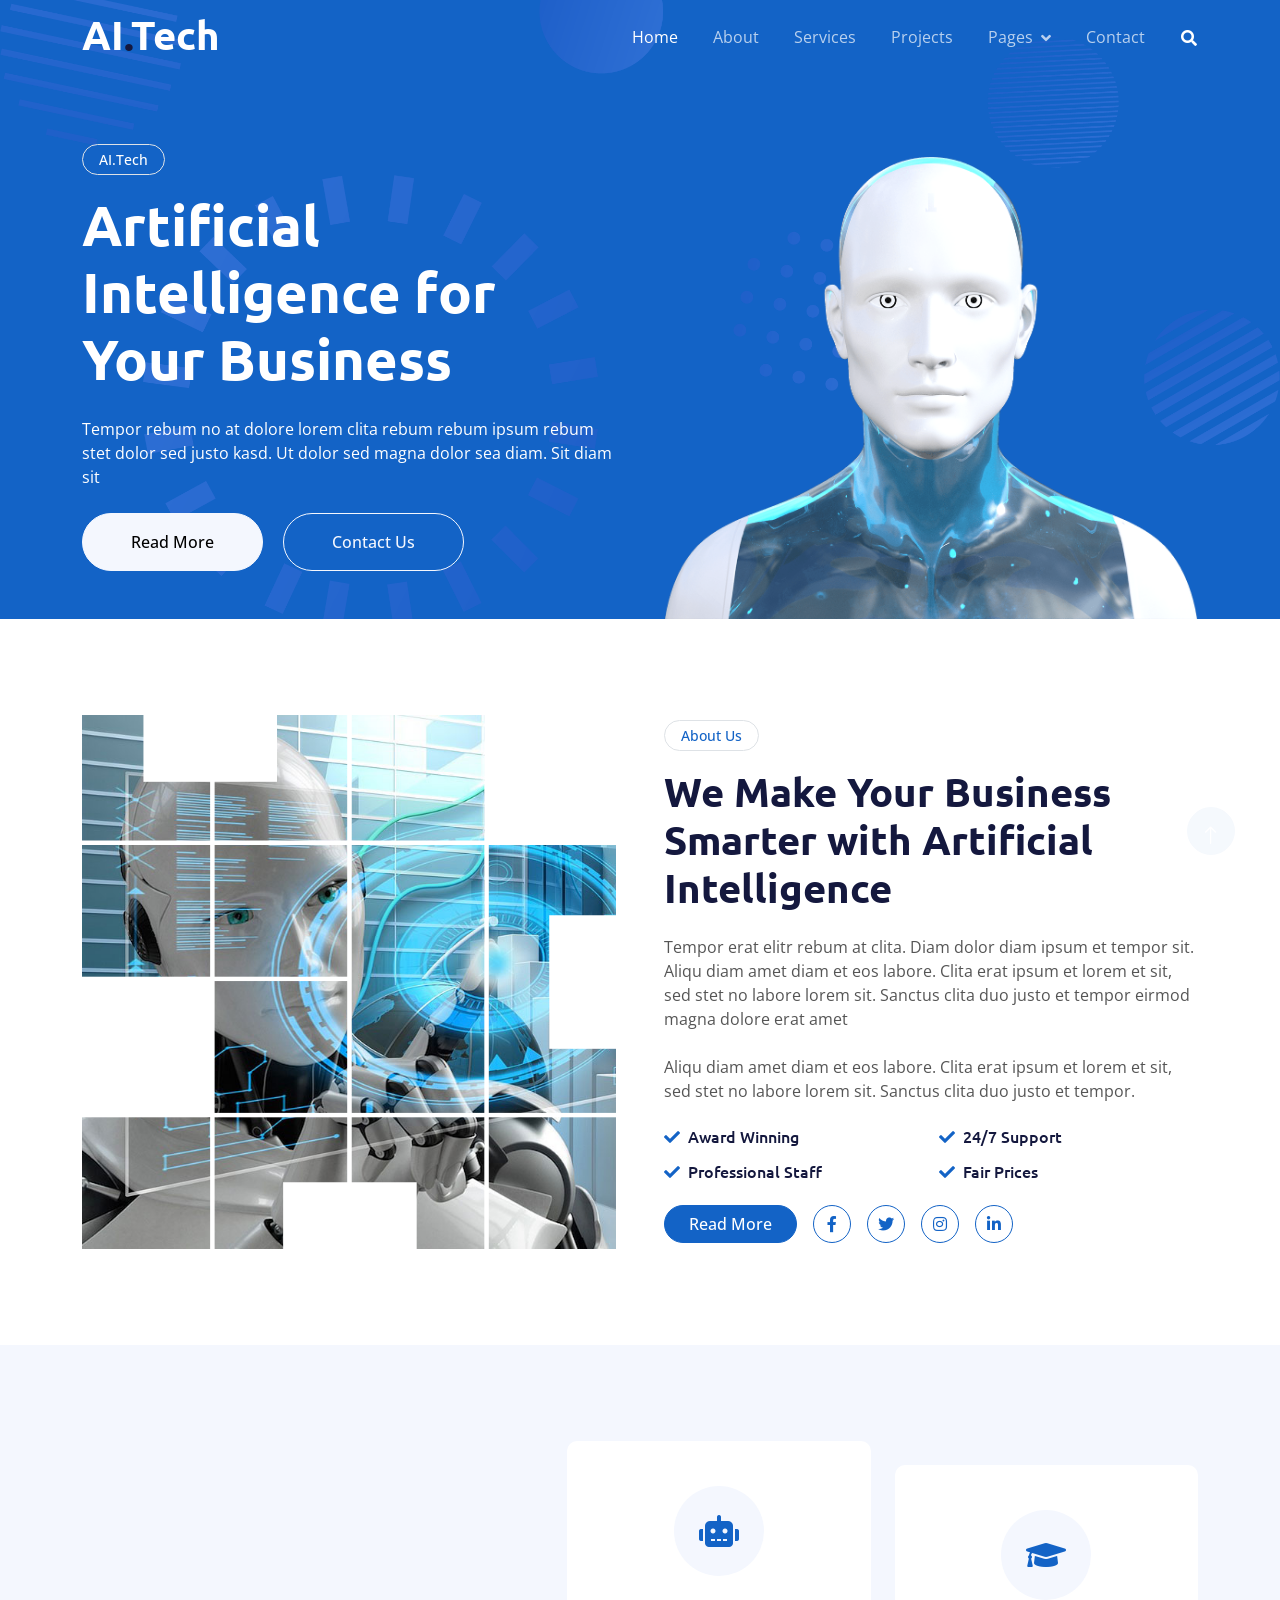
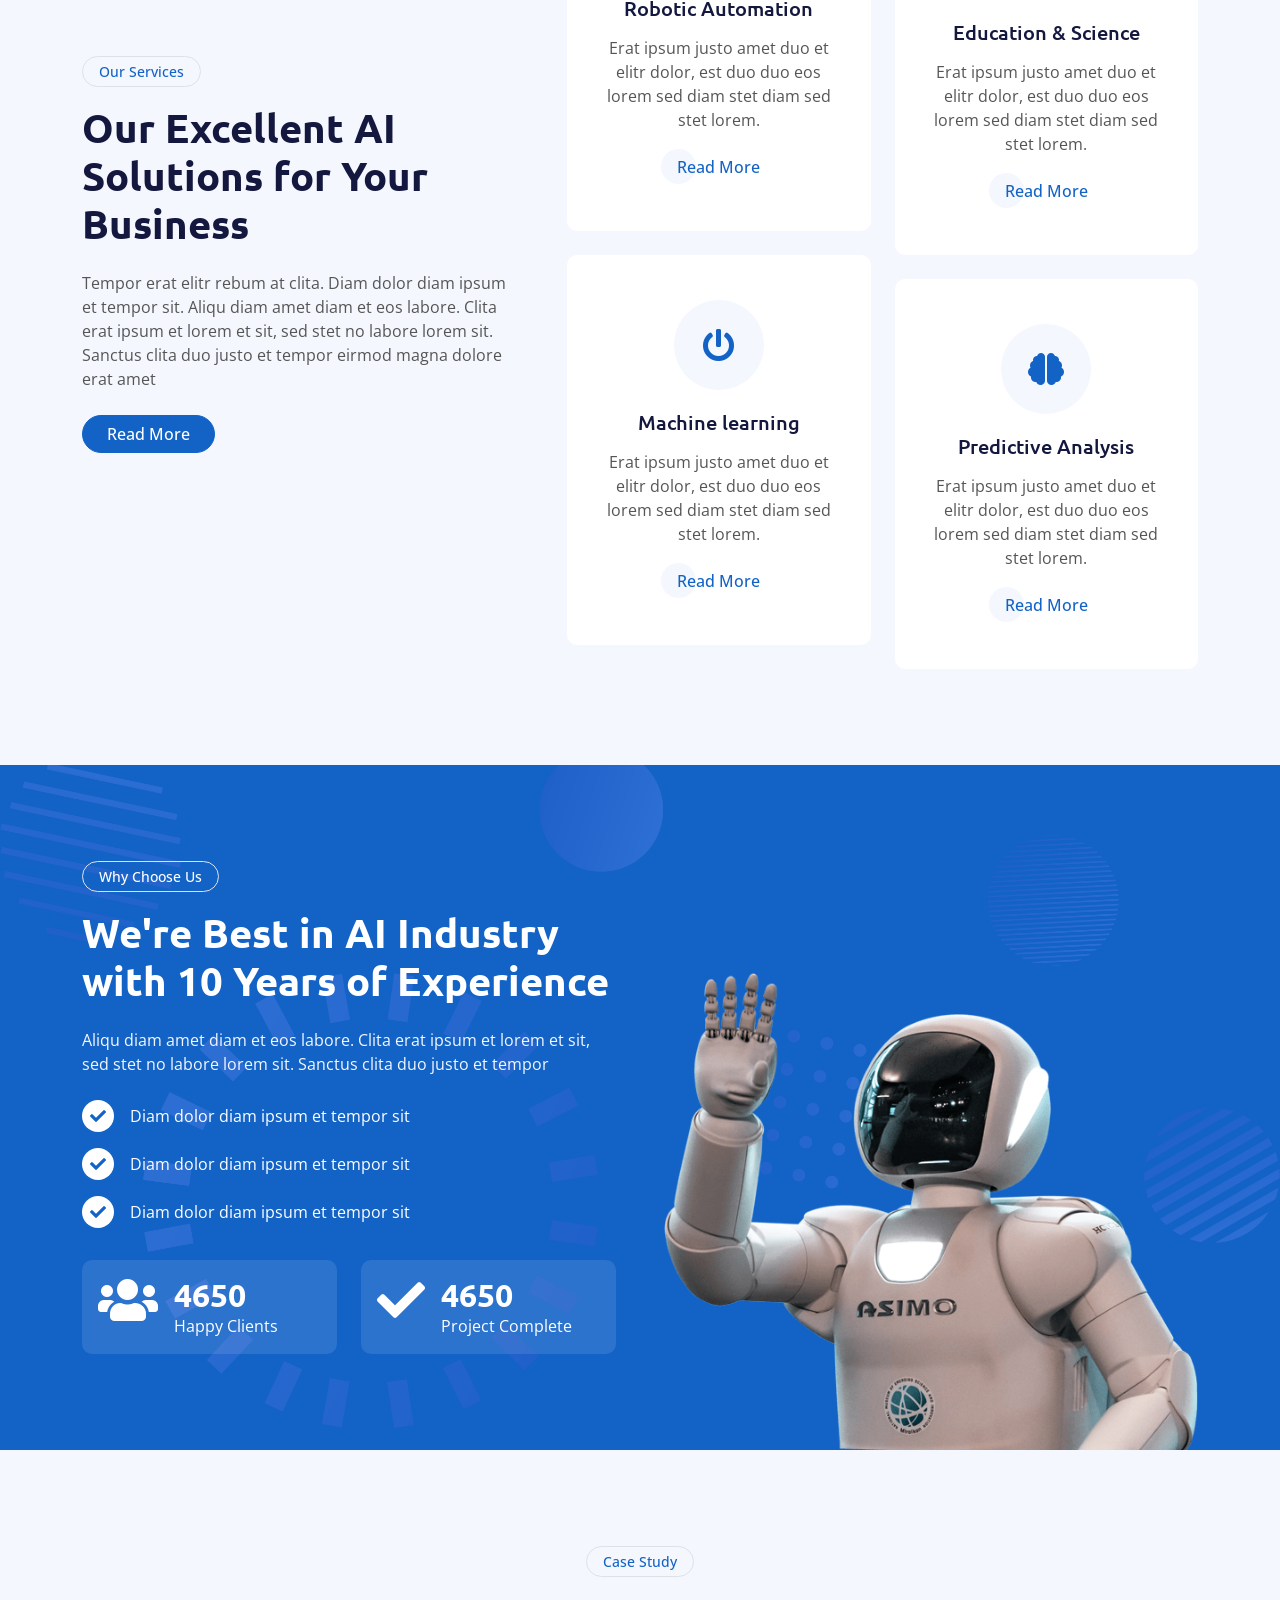
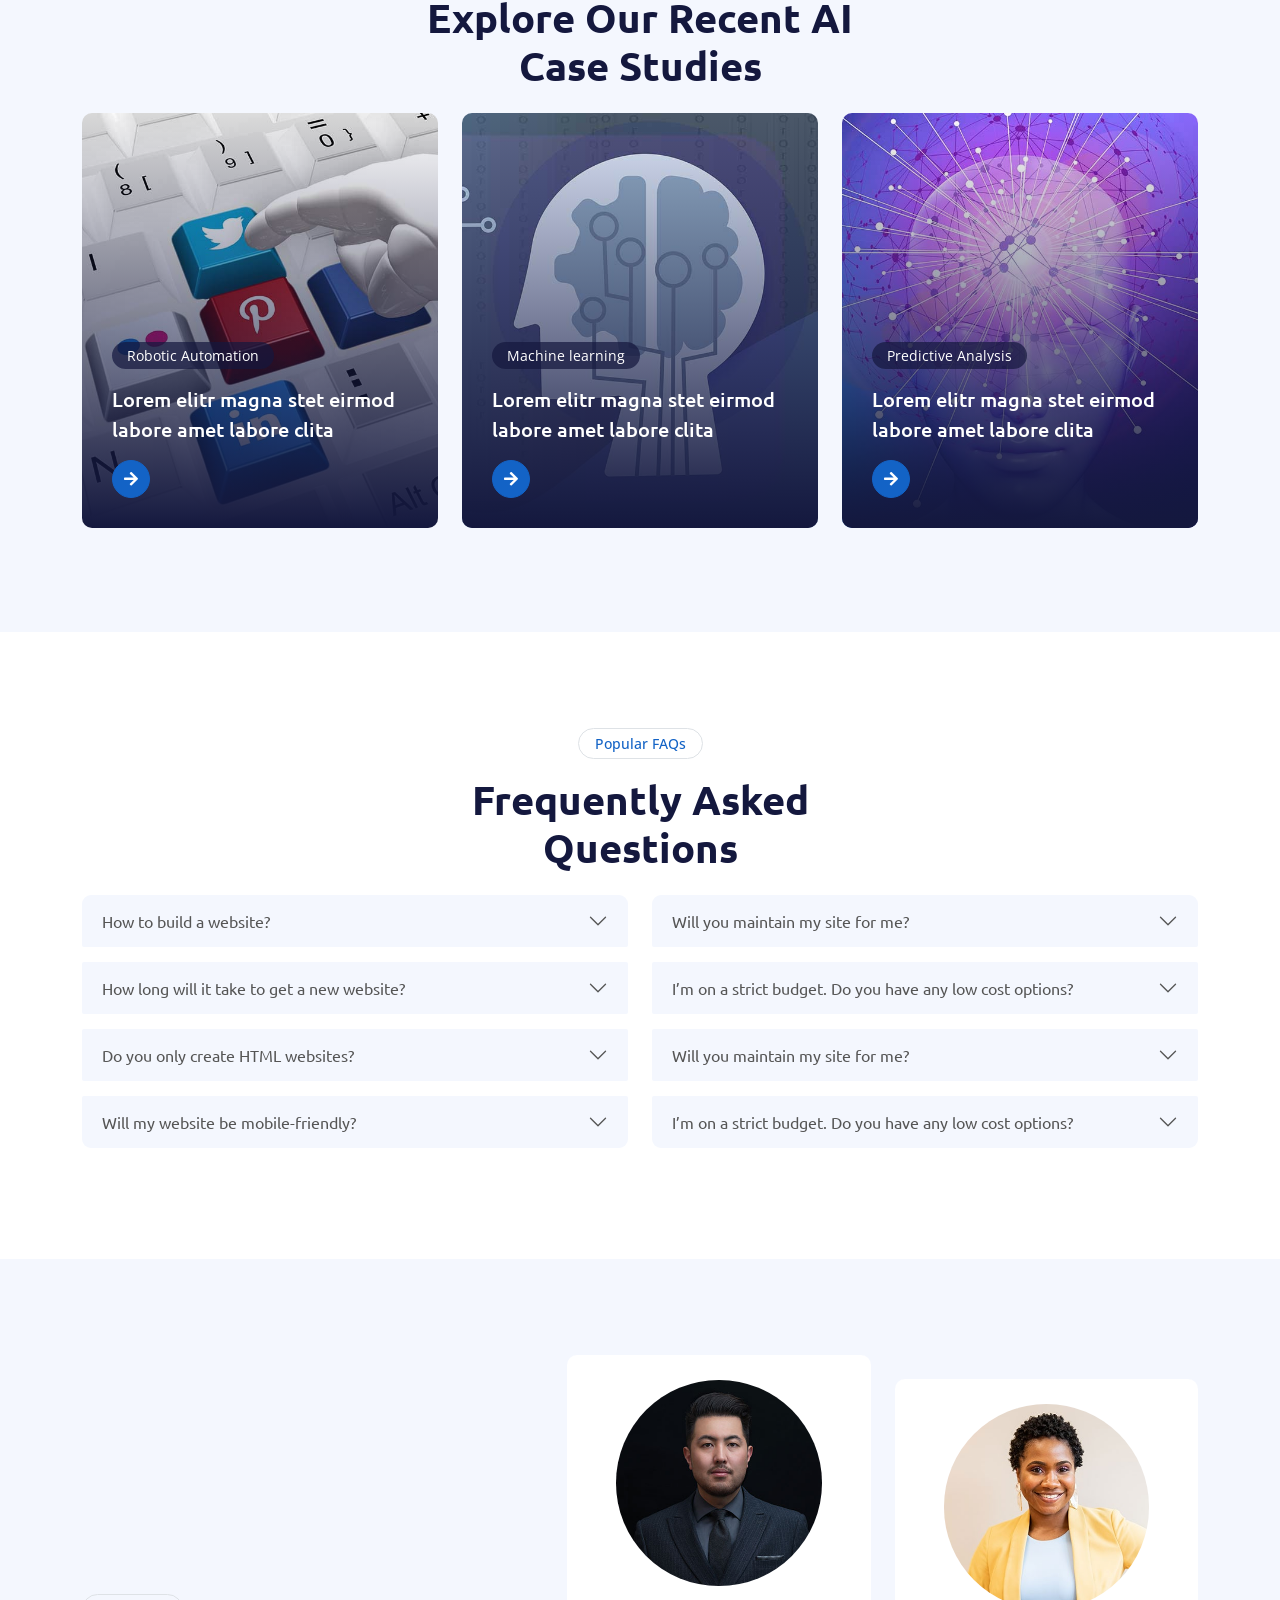
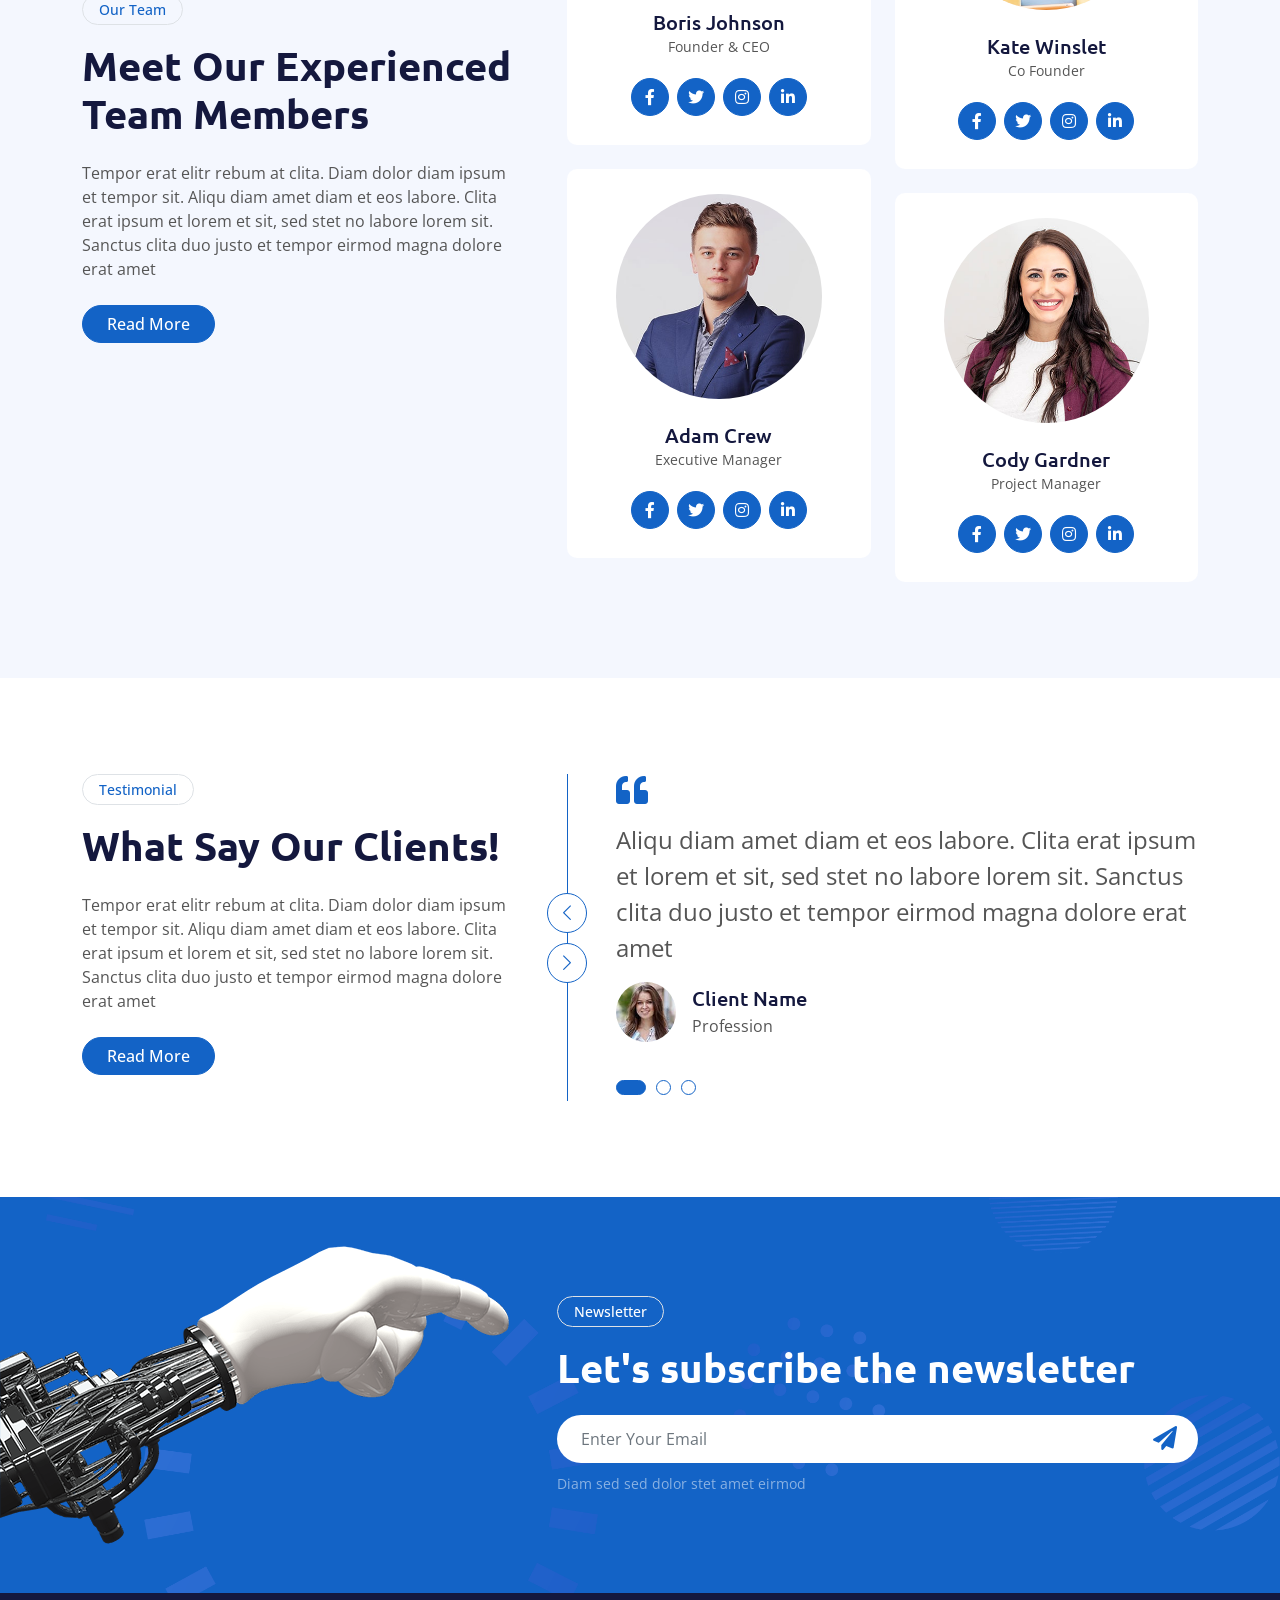
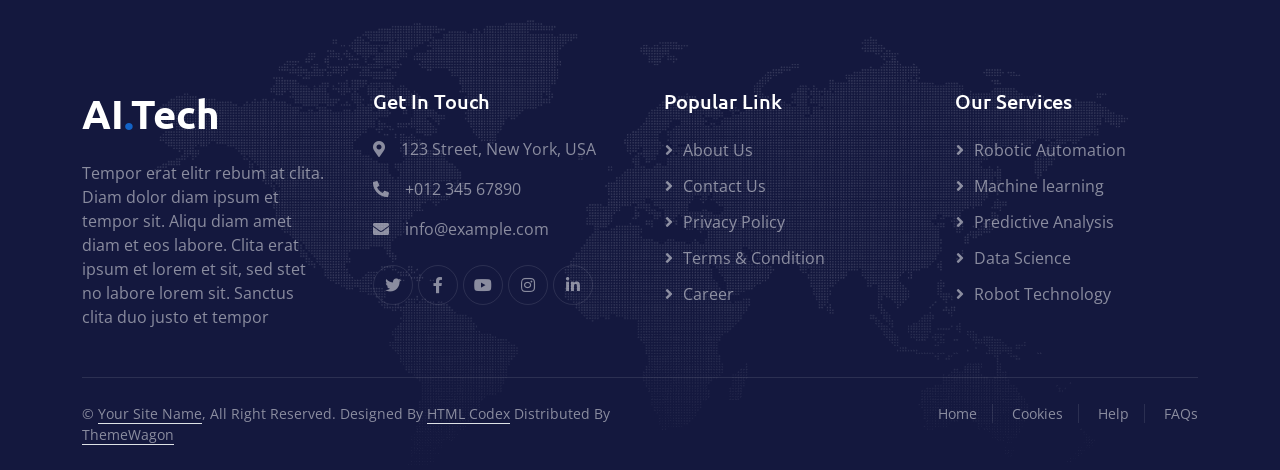
<file: AiTech.WebUI/wwwroot/AI-html-1.0.0/index.html>
<!DOCTYPE html>
<html lang="en">

<head>
    <meta charset="utf-8">
    <title>AI.Tech - Artificial Intelligence HTML Template</title>
    <meta content="width=device-width, initial-scale=1.0" name="viewport">
    <meta content="" name="keywords">
    <meta content="" name="description">

    <!-- Favicon -->
    <link href="img/favicon.ico" rel="icon">

    <!-- Google Web Fonts -->
    <link rel="preconnect" href="https://fonts.googleapis.com">
    <link rel="preconnect" href="https://fonts.gstatic.com" crossorigin>
    <link href="https://fonts.googleapis.com/css2?family=Open+Sans:wght@400;600&family=Ubuntu:wght@500;700&display=swap"
        rel="stylesheet">

    <!-- Icon Font Stylesheet -->
    <link href="https://cdnjs.cloudflare.com/ajax/libs/font-awesome/5.10.0/css/all.min.css" rel="stylesheet">
    <link href="https://cdn.jsdelivr.net/npm/bootstrap-icons@1.4.1/font/bootstrap-icons.css" rel="stylesheet">

    <!-- Libraries Stylesheet -->
    <link href="lib/animate/animate.min.css" rel="stylesheet">
    <link href="lib/owlcarousel/assets/owl.carousel.min.css" rel="stylesheet">

    <!-- Customized Bootstrap Stylesheet -->
    <link href="css/bootstrap.min.css" rel="stylesheet">

    <!-- Template Stylesheet -->
    <link href="css/style.css" rel="stylesheet">
</head>

<body>
    <!-- Spinner Start -->
    <div id="spinner"
        class="show bg-white position-fixed translate-middle w-100 vh-100 top-50 start-50 d-flex align-items-center justify-content-center">
        <div class="spinner-grow text-primary" style="width: 3rem; height: 3rem;" role="status">
            <span class="sr-only">Loading...</span>
        </div>
    </div>
    <!-- Spinner End -->


    <!-- Navbar Start -->
    <div class="container-fluid sticky-top">
        <div class="container">
            <nav class="navbar navbar-expand-lg navbar-dark p-0">
                <a href="index.html" class="navbar-brand">
                    <h1 class="text-white">AI<span class="text-dark">.</span>Tech</h1>
                </a>
                <button type="button" class="navbar-toggler ms-auto me-0" data-bs-toggle="collapse"
                    data-bs-target="#navbarCollapse">
                    <span class="navbar-toggler-icon"></span>
                </button>
                <div class="collapse navbar-collapse" id="navbarCollapse">
                    <div class="navbar-nav ms-auto">
                        <a href="index.html" class="nav-item nav-link active">Home</a>
                        <a href="about.html" class="nav-item nav-link">About</a>
                        <a href="service.html" class="nav-item nav-link">Services</a>
                        <a href="project.html" class="nav-item nav-link">Projects</a>
                        <div class="nav-item dropdown">
                            <a href="#" class="nav-link dropdown-toggle" data-bs-toggle="dropdown">Pages</a>
                            <div class="dropdown-menu bg-light mt-2">
                                <a href="feature.html" class="dropdown-item">Features</a>
                                <a href="team.html" class="dropdown-item">Our Team</a>
                                <a href="faq.html" class="dropdown-item">FAQs</a>
                                <a href="testimonial.html" class="dropdown-item">Testimonial</a>
                                <a href="404.html" class="dropdown-item">404 Page</a>
                            </div>
                        </div>
                        <a href="contact.html" class="nav-item nav-link">Contact</a>
                    </div>
                    <butaton type="button" class="btn text-white p-0 d-none d-lg-block" data-bs-toggle="modal"
                        data-bs-target="#searchModal"><i class="fa fa-search"></i></butaton>
                </div>
            </nav>
        </div>
    </div>
    <!-- Navbar End -->


    <!-- Hero Start -->
    <div class="container-fluid pt-5 bg-primary hero-header mb-5">
        <div class="container pt-5">
            <div class="row g-5 pt-5">
                <div class="col-lg-6 align-self-center text-center text-lg-start mb-lg-5">
                    <div class="btn btn-sm border rounded-pill text-white px-3 mb-3 animated slideInRight">AI.Tech</div>
                    <h1 class="display-4 text-white mb-4 animated slideInRight">Artificial Intelligence for Your Business</h1>
                    <p class="text-white mb-4 animated slideInRight">Tempor rebum no at dolore lorem clita rebum rebum ipsum
                        rebum stet dolor sed justo kasd. Ut dolor sed magna dolor sea diam. Sit diam sit</p>
                    <a href="" class="btn btn-light py-sm-3 px-sm-5 rounded-pill me-3 animated slideInRight">Read More</a>
                    <a href="" class="btn btn-outline-light py-sm-3 px-sm-5 rounded-pill animated slideInRight">Contact Us</a>
                </div>
                <div class="col-lg-6 align-self-end text-center text-lg-end">
                    <img class="img-fluid" src="img/hero-img.png" alt="">
                </div>
            </div>
        </div>
    </div>
    <!-- Hero End -->


    <!-- Full Screen Search Start -->
    <div class="modal fade" id="searchModal" tabindex="-1">
        <div class="modal-dialog modal-fullscreen">
            <div class="modal-content" style="background: rgba(20, 24, 62, 0.7);">
                <div class="modal-header border-0">
                    <button type="button" class="btn btn-square bg-white btn-close" data-bs-dismiss="modal"
                        aria-label="Close"></button>
                </div>
                <div class="modal-body d-flex align-items-center justify-content-center">
                    <div class="input-group" style="max-width: 600px;">
                        <input type="text" class="form-control bg-transparent border-light p-3"
                            placeholder="Type search keyword">
                        <button class="btn btn-light px-4"><i class="bi bi-search"></i></button>
                    </div>
                </div>
            </div>
        </div>
    </div>
    <!-- Full Screen Search End -->


    <!-- About Start -->
    <div class="container-fluid py-5">
        <div class="container">
            <div class="row g-5 align-items-center">
                <div class="col-lg-6 wow fadeIn" data-wow-delay="0.1s">
                    <div class="about-img">
                        <img class="img-fluid" src="img/about-img.jpg">
                    </div>
                </div>
                <div class="col-lg-6 wow fadeIn" data-wow-delay="0.5s">
                    <div class="btn btn-sm border rounded-pill text-primary px-3 mb-3">About Us</div>
                    <h1 class="mb-4">We Make Your Business Smarter with Artificial Intelligence</h1>
                    <p class="mb-4">Tempor erat elitr rebum at clita. Diam dolor diam ipsum et tempor sit. Aliqu diam
                        amet diam et eos labore. Clita erat ipsum et lorem et sit, sed stet no labore lorem sit. Sanctus
                        clita duo justo et tempor eirmod magna dolore erat amet</p>
                    <p class="mb-4">Aliqu diam amet diam et eos labore. Clita erat ipsum et lorem et sit, sed stet no
                        labore lorem sit. Sanctus clita duo justo et tempor.</p>
                    <div class="row g-3">
                        <div class="col-sm-6">
                            <h6 class="mb-3"><i class="fa fa-check text-primary me-2"></i>Award Winning</h6>
                            <h6 class="mb-0"><i class="fa fa-check text-primary me-2"></i>Professional Staff</h6>
                        </div>
                        <div class="col-sm-6">
                            <h6 class="mb-3"><i class="fa fa-check text-primary me-2"></i>24/7 Support</h6>
                            <h6 class="mb-0"><i class="fa fa-check text-primary me-2"></i>Fair Prices</h6>
                        </div>
                    </div>
                    <div class="d-flex align-items-center mt-4">
                        <a class="btn btn-primary rounded-pill px-4 me-3" href="">Read More</a>
                        <a class="btn btn-outline-primary btn-square me-3" href=""><i class="fab fa-facebook-f"></i></a>
                        <a class="btn btn-outline-primary btn-square me-3" href=""><i class="fab fa-twitter"></i></a>
                        <a class="btn btn-outline-primary btn-square me-3" href=""><i class="fab fa-instagram"></i></a>
                        <a class="btn btn-outline-primary btn-square" href=""><i class="fab fa-linkedin-in"></i></a>
                    </div>
                </div>
            </div>
        </div>
    </div>
    <!-- About End -->


    <!-- Service Start -->
    <div class="container-fluid bg-light mt-5 py-5">
        <div class="container py-5">
            <div class="row g-5 align-items-center">
                <div class="col-lg-5 wow fadeIn" data-wow-delay="0.1s">
                    <div class="btn btn-sm border rounded-pill text-primary px-3 mb-3">Our Services</div>
                    <h1 class="mb-4">Our Excellent AI Solutions for Your Business</h1>
                    <p class="mb-4">Tempor erat elitr rebum at clita. Diam dolor diam ipsum et tempor sit. Aliqu diam
                        amet diam et eos labore. Clita erat ipsum et lorem et sit, sed stet no labore lorem sit. Sanctus
                        clita duo justo et tempor eirmod magna dolore erat amet</p>
                    <a class="btn btn-primary rounded-pill px-4" href="">Read More</a>
                </div>
                <div class="col-lg-7">
                    <div class="row g-4">
                        <div class="col-md-6">
                            <div class="row g-4">
                                <div class="col-12 wow fadeIn" data-wow-delay="0.1s">
                                    <div class="service-item d-flex flex-column justify-content-center text-center rounded">
                                        <div class="service-icon btn-square">
                                            <i class="fa fa-robot fa-2x"></i>
                                        </div>
                                        <h5 class="mb-3">Robotic Automation</h5>
                                        <p>Erat ipsum justo amet duo et elitr dolor, est duo duo eos lorem sed diam stet
                                            diam sed stet lorem.</p>
                                        <a class="btn px-3 mt-auto mx-auto" href="">Read More</a>
                                    </div>
                                </div>
                                <div class="col-12 wow fadeIn" data-wow-delay="0.5s">
                                    <div class="service-item d-flex flex-column justify-content-center text-center rounded">
                                        <div class="service-icon btn-square">
                                            <i class="fa fa-power-off fa-2x"></i>
                                        </div>
                                        <h5 class="mb-3">Machine learning</h5>
                                        <p>Erat ipsum justo amet duo et elitr dolor, est duo duo eos lorem sed diam stet
                                            diam sed stet lorem.</p>
                                        <a class="btn px-3 mt-auto mx-auto" href="">Read More</a>
                                    </div>
                                </div>
                            </div>
                        </div>
                        <div class="col-md-6 pt-md-4">
                            <div class="row g-4">
                                <div class="col-12 wow fadeIn" data-wow-delay="0.3s">
                                    <div class="service-item d-flex flex-column justify-content-center text-center rounded">
                                        <div class="service-icon btn-square">
                                            <i class="fa fa-graduation-cap fa-2x"></i>
                                        </div>
                                        <h5 class="mb-3">Education & Science</h5>
                                        <p>Erat ipsum justo amet duo et elitr dolor, est duo duo eos lorem sed diam stet
                                            diam sed stet lorem.</p>
                                        <a class="btn px-3 mt-auto mx-auto" href="">Read More</a>
                                    </div>
                                </div>
                                <div class="col-12 wow fadeIn" data-wow-delay="0.7s">
                                    <div class="service-item d-flex flex-column justify-content-center text-center rounded">
                                        <div class="service-icon btn-square">
                                            <i class="fa fa-brain fa-2x"></i>
                                        </div>
                                        <h5 class="mb-3">Predictive Analysis</h5>
                                        <p>Erat ipsum justo amet duo et elitr dolor, est duo duo eos lorem sed diam stet
                                            diam sed stet lorem.</p>
                                        <a class="btn px-3 mt-auto mx-auto" href="">Read More</a>
                                    </div>
                                </div>
                            </div>
                        </div>
                    </div>
                </div>
            </div>
        </div>
    </div>
    <!-- Service End -->


    <!-- Feature Start -->
    <div class="container-fluid bg-primary feature pt-5">
        <div class="container pt-5">
            <div class="row g-5">
                <div class="col-lg-6 align-self-center mb-md-5 pb-md-5 wow fadeIn" data-wow-delay="0.3s">
                    <div class="btn btn-sm border rounded-pill text-white px-3 mb-3">Why Choose Us</div>
                    <h1 class="text-white mb-4">We're Best in AI Industry with 10 Years of Experience</h1>
                    <p class="text-light mb-4">Aliqu diam amet diam et eos labore. Clita erat ipsum et lorem et sit, sed
                        stet no labore lorem sit. Sanctus clita duo justo et tempor</p>
                    <div class="d-flex align-items-center text-white mb-3">
                        <div class="btn-sm-square bg-white text-primary rounded-circle me-3">
                            <i class="fa fa-check"></i>
                        </div>
                        <span>Diam dolor diam ipsum et tempor sit</span>
                    </div>
                    <div class="d-flex align-items-center text-white mb-3">
                        <div class="btn-sm-square bg-white text-primary rounded-circle me-3">
                            <i class="fa fa-check"></i>
                        </div>
                        <span>Diam dolor diam ipsum et tempor sit</span>
                    </div>
                    <div class="d-flex align-items-center text-white mb-3">
                        <div class="btn-sm-square bg-white text-primary rounded-circle me-3">
                            <i class="fa fa-check"></i>
                        </div>
                        <span>Diam dolor diam ipsum et tempor sit</span>
                    </div>
                    <div class="row g-4 pt-3">
                        <div class="col-sm-6">
                            <div class="d-flex rounded p-3" style="background: rgba(256, 256, 256, 0.1);">
                                <i class="fa fa-users fa-3x text-white"></i>
                                <div class="ms-3">
                                    <h2 class="text-white mb-0" data-toggle="counter-up">9999</h2>
                                    <p class="text-white mb-0">Happy Clients</p>
                                </div>
                            </div>
                        </div>
                        <div class="col-sm-6">
                            <div class="d-flex rounded p-3" style="background: rgba(256, 256, 256, 0.1);">
                                <i class="fa fa-check fa-3x text-white"></i>
                                <div class="ms-3">
                                    <h2 class="text-white mb-0" data-toggle="counter-up">9999</h2>
                                    <p class="text-white mb-0">Project Complete</p>
                                </div>
                            </div>
                        </div>
                    </div>
                </div>
                <div class="col-lg-6 align-self-end text-center text-md-end wow fadeIn" data-wow-delay="0.5s">
                    <img class="img-fluid" src="img/feature.png" alt="">
                </div>
            </div>
        </div>
    </div>
    <!-- Feature End -->


    <!-- Case Start -->
    <div class="container-fluid bg-light py-5">
        <div class="container py-5">
            <div class="mx-auto text-center wow fadeIn" data-wow-delay="0.1s" style="max-width: 500px;">
                <div class="btn btn-sm border rounded-pill text-primary px-3 mb-3">Case Study</div>
                <h1 class="mb-4">Explore Our Recent AI Case Studies</h1>
            </div>
            <div class="row g-4">
                <div class="col-lg-4 wow fadeIn" data-wow-delay="0.3s">
                    <div class="case-item position-relative overflow-hidden rounded mb-2">
                        <img class="img-fluid" src="img/project-1.jpg" alt="">
                        <a class="case-overlay text-decoration-none" href="">
                            <small>Robotic Automation</small>
                            <h5 class="lh-base text-white mb-3">Lorem elitr magna stet eirmod labore amet labore clita
                            </h5>
                            <span class="btn btn-square btn-primary"><i class="fa fa-arrow-right"></i></span>
                        </a>
                    </div>
                </div>
                <div class="col-lg-4 wow fadeIn" data-wow-delay="0.5s">
                    <div class="case-item position-relative overflow-hidden rounded mb-2">
                        <img class="img-fluid" src="img/project-2.jpg" alt="">
                        <a class="case-overlay text-decoration-none" href="">
                            <small>Machine learning</small>
                            <h5 class="lh-base text-white mb-3">Lorem elitr magna stet eirmod labore amet labore clita
                            </h5>
                            <span class="btn btn-square btn-primary"><i class="fa fa-arrow-right"></i></span>
                        </a>
                    </div>
                </div>
                <div class="col-lg-4 wow fadeIn" data-wow-delay="0.7s">
                    <div class="case-item position-relative overflow-hidden rounded mb-2">
                        <img class="img-fluid" src="img/project-3.jpg" alt="">
                        <a class="case-overlay text-decoration-none" href="">
                            <small>Predictive Analysis</small>
                            <h5 class="lh-base text-white mb-3">Lorem elitr magna stet eirmod labore amet labore clita
                            </h5>
                            <span class="btn btn-square btn-primary"><i class="fa fa-arrow-right"></i></span>
                        </a>
                    </div>
                </div>
            </div>
        </div>
    </div>
    <!-- Case End -->


    <!-- FAQs Start -->
    <div class="container-fluid py-5">
        <div class="container py-5">
            <div class="mx-auto text-center wow fadeIn" data-wow-delay="0.1s" style="max-width: 500px;">
                <div class="btn btn-sm border rounded-pill text-primary px-3 mb-3">Popular FAQs</div>
                <h1 class="mb-4">Frequently Asked Questions</h1>
            </div>
            <div class="row">
                <div class="col-lg-6">
                    <div class="accordion" id="accordionFAQ1">
                        <div class="accordion-item wow fadeIn" data-wow-delay="0.1s">
                            <h2 class="accordion-header" id="headingOne">
                                <button class="accordion-button collapsed" type="button" data-bs-toggle="collapse"
                                    data-bs-target="#collapseOne" aria-expanded="false" aria-controls="collapseOne">
                                    How to build a website?
                                </button>
                            </h2>
                            <div id="collapseOne" class="accordion-collapse collapse" aria-labelledby="headingOne"
                                data-bs-parent="#accordionFAQ1">
                                <div class="accordion-body">
                                    Dolor nonumy tempor elitr et rebum ipsum sit duo duo. Diam sed sed magna et magna diam aliquyam amet dolore ipsum erat duo. Sit rebum magna duo labore no diam.
                                </div>
                            </div>
                        </div>
                        <div class="accordion-item wow fadeIn" data-wow-delay="0.2s">
                            <h2 class="accordion-header" id="headingTwo">
                                <button class="accordion-button collapsed" type="button" data-bs-toggle="collapse"
                                    data-bs-target="#collapseTwo" aria-expanded="false" aria-controls="collapseTwo">
                                    How long will it take to get a new website?
                                </button>
                            </h2>
                            <div id="collapseTwo" class="accordion-collapse collapse" aria-labelledby="headingTwo"
                                data-bs-parent="#accordionFAQ1">
                                <div class="accordion-body">
                                    Dolor nonumy tempor elitr et rebum ipsum sit duo duo. Diam sed sed magna et magna diam aliquyam amet dolore ipsum erat duo. Sit rebum magna duo labore no diam.
                                </div>
                            </div>
                        </div>
                        <div class="accordion-item wow fadeIn" data-wow-delay="0.3s">
                            <h2 class="accordion-header" id="headingThree">
                                <button class="accordion-button collapsed" type="button" data-bs-toggle="collapse"
                                    data-bs-target="#collapseThree" aria-expanded="false" aria-controls="collapseThree">
                                    Do you only create HTML websites?
                                </button>
                            </h2>
                            <div id="collapseThree" class="accordion-collapse collapse" aria-labelledby="headingThree"
                                data-bs-parent="#accordionFAQ1">
                                <div class="accordion-body">
                                    Dolor nonumy tempor elitr et rebum ipsum sit duo duo. Diam sed sed magna et magna diam aliquyam amet dolore ipsum erat duo. Sit rebum magna duo labore no diam.
                                </div>
                            </div>
                        </div>
                        <div class="accordion-item wow fadeIn" data-wow-delay="0.4s">
                            <h2 class="accordion-header" id="headingFour">
                                <button class="accordion-button collapsed" type="button" data-bs-toggle="collapse"
                                    data-bs-target="#collapseFour" aria-expanded="true" aria-controls="collapseFour">
                                    Will my website be mobile-friendly?
                                </button>
                            </h2>
                            <div id="collapseFour" class="accordion-collapse collapse" aria-labelledby="headingFour"
                                data-bs-parent="#accordionFAQ1">
                                <div class="accordion-body">
                                    Dolor nonumy tempor elitr et rebum ipsum sit duo duo. Diam sed sed magna et magna diam aliquyam amet dolore ipsum erat duo. Sit rebum magna duo labore no diam.
                                </div>
                            </div>
                        </div>
                    </div>
                </div>
                <div class="col-lg-6">
                    <div class="accordion" id="accordionFAQ2">
                        <div class="accordion-item wow fadeIn" data-wow-delay="0.5s">
                            <h2 class="accordion-header" id="headingFive">
                                <button class="accordion-button collapsed" type="button" data-bs-toggle="collapse"
                                    data-bs-target="#collapseFive" aria-expanded="false" aria-controls="collapseFive">
                                    Will you maintain my site for me?
                                </button>
                            </h2>
                            <div id="collapseFive" class="accordion-collapse collapse" aria-labelledby="headingFive"
                                data-bs-parent="#accordionFAQ2">
                                <div class="accordion-body">
                                    Dolor nonumy tempor elitr et rebum ipsum sit duo duo. Diam sed sed magna et magna diam aliquyam amet dolore ipsum erat duo. Sit rebum magna duo labore no diam.
                                </div>
                            </div>
                        </div>
                        <div class="accordion-item wow fadeIn" data-wow-delay="0.6s">
                            <h2 class="accordion-header" id="headingSix">
                                <button class="accordion-button collapsed" type="button" data-bs-toggle="collapse"
                                    data-bs-target="#collapseSix" aria-expanded="false" aria-controls="collapseSix">
                                    I’m on a strict budget. Do you have any low cost options?
                                </button>
                            </h2>
                            <div id="collapseSix" class="accordion-collapse collapse" aria-labelledby="headingSix"
                                data-bs-parent="#accordionFAQ2">
                                <div class="accordion-body">
                                    Dolor nonumy tempor elitr et rebum ipsum sit duo duo. Diam sed sed magna et magna diam aliquyam amet dolore ipsum erat duo. Sit rebum magna duo labore no diam.
                                </div>
                            </div>
                        </div>
                        <div class="accordion-item wow fadeIn" data-wow-delay="0.7s">
                            <h2 class="accordion-header" id="headingSeven">
                                <button class="accordion-button collapsed" type="button" data-bs-toggle="collapse"
                                    data-bs-target="#collapseSeven" aria-expanded="false" aria-controls="collapseSeven">
                                    Will you maintain my site for me?
                                </button>
                            </h2>
                            <div id="collapseSeven" class="accordion-collapse collapse" aria-labelledby="headingSeven"
                                data-bs-parent="#accordionFAQ2">
                                <div class="accordion-body">
                                    Dolor nonumy tempor elitr et rebum ipsum sit duo duo. Diam sed sed magna et magna diam aliquyam amet dolore ipsum erat duo. Sit rebum magna duo labore no diam.
                                </div>
                            </div>
                        </div>
                        <div class="accordion-item wow fadeIn" data-wow-delay="0.8s">
                            <h2 class="accordion-header" id="headingEight">
                                <button class="accordion-button collapsed" type="button" data-bs-toggle="collapse"
                                    data-bs-target="#collapseEight" aria-expanded="false" aria-controls="collapseEight">
                                    I’m on a strict budget. Do you have any low cost options?
                                </button>
                            </h2>
                            <div id="collapseEight" class="accordion-collapse collapse" aria-labelledby="headingEight"
                                data-bs-parent="#accordionFAQ2">
                                <div class="accordion-body">
                                    Dolor nonumy tempor elitr et rebum ipsum sit duo duo. Diam sed sed magna et magna diam aliquyam amet dolore ipsum erat duo. Sit rebum magna duo labore no diam.
                                </div>
                            </div>
                        </div>
                    </div>
                </div>
            </div>
        </div>
    </div>
    <!-- FAQs Start -->


    <!-- Team Start -->
    <div class="container-fluid bg-light py-5">
        <div class="container py-5">
            <div class="row g-5 align-items-center">
                <div class="col-lg-5 wow fadeIn" data-wow-delay="0.1s">
                    <div class="btn btn-sm border rounded-pill text-primary px-3 mb-3">Our Team</div>
                    <h1 class="mb-4">Meet Our Experienced Team Members</h1>
                    <p class="mb-4">Tempor erat elitr rebum at clita. Diam dolor diam ipsum et tempor sit. Aliqu diam
                        amet diam et eos labore. Clita erat ipsum et lorem et sit, sed stet no labore lorem sit. Sanctus
                        clita duo justo et tempor eirmod magna dolore erat amet</p>
                    <a class="btn btn-primary rounded-pill px-4" href="">Read More</a>
                </div>
                <div class="col-lg-7">
                    <div class="row g-4">
                        <div class="col-md-6">
                            <div class="row g-4">
                                <div class="col-12 wow fadeIn" data-wow-delay="0.1s">
                                    <div class="team-item bg-white text-center rounded p-4 pt-0">
                                        <img class="img-fluid rounded-circle p-4" src="img/team-1.jpg" alt="">
                                        <h5 class="mb-0">Boris Johnson</h5>
                                        <small>Founder & CEO</small>
                                        <div class="d-flex justify-content-center mt-3">
                                            <a class="btn btn-square btn-primary m-1" href=""><i
                                                    class="fab fa-facebook-f"></i></a>
                                            <a class="btn btn-square btn-primary m-1" href=""><i
                                                    class="fab fa-twitter"></i></a>
                                            <a class="btn btn-square btn-primary m-1" href=""><i
                                                    class="fab fa-instagram"></i></a>
                                            <a class="btn btn-square btn-primary m-1" href=""><i
                                                    class="fab fa-linkedin-in"></i></a>
                                        </div>
                                    </div>
                                </div>
                                <div class="col-12 wow fadeIn" data-wow-delay="0.5s">
                                    <div class="team-item bg-white text-center rounded p-4 pt-0">
                                        <img class="img-fluid rounded-circle p-4" src="img/team-2.jpg" alt="">
                                        <h5 class="mb-0">Adam Crew</h5>
                                        <small>Executive Manager</small>
                                        <div class="d-flex justify-content-center mt-3">
                                            <a class="btn btn-square btn-primary m-1" href=""><i
                                                    class="fab fa-facebook-f"></i></a>
                                            <a class="btn btn-square btn-primary m-1" href=""><i
                                                    class="fab fa-twitter"></i></a>
                                            <a class="btn btn-square btn-primary m-1" href=""><i
                                                    class="fab fa-instagram"></i></a>
                                            <a class="btn btn-square btn-primary m-1" href=""><i
                                                    class="fab fa-linkedin-in"></i></a>
                                        </div>
                                    </div>
                                </div>
                            </div>
                        </div>
                        <div class="col-md-6 pt-md-4">
                            <div class="row g-4">
                                <div class="col-12 wow fadeIn" data-wow-delay="0.3s">
                                    <div class="team-item bg-white text-center rounded p-4 pt-0">
                                        <img class="img-fluid rounded-circle p-4" src="img/team-3.jpg" alt="">
                                        <h5 class="mb-0">Kate Winslet</h5>
                                        <small>Co Founder</small>
                                        <div class="d-flex justify-content-center mt-3">
                                            <a class="btn btn-square btn-primary m-1" href=""><i
                                                    class="fab fa-facebook-f"></i></a>
                                            <a class="btn btn-square btn-primary m-1" href=""><i
                                                    class="fab fa-twitter"></i></a>
                                            <a class="btn btn-square btn-primary m-1" href=""><i
                                                    class="fab fa-instagram"></i></a>
                                            <a class="btn btn-square btn-primary m-1" href=""><i
                                                    class="fab fa-linkedin-in"></i></a>
                                        </div>
                                    </div>
                                </div>
                                <div class="col-12 wow fadeIn" data-wow-delay="0.7s">
                                    <div class="team-item bg-white text-center rounded p-4 pt-0">
                                        <img class="img-fluid rounded-circle p-4" src="img/team-4.jpg" alt="">
                                        <h5 class="mb-0">Cody Gardner</h5>
                                        <small>Project Manager</small>
                                        <div class="d-flex justify-content-center mt-3">
                                            <a class="btn btn-square btn-primary m-1" href=""><i
                                                    class="fab fa-facebook-f"></i></a>
                                            <a class="btn btn-square btn-primary m-1" href=""><i
                                                    class="fab fa-twitter"></i></a>
                                            <a class="btn btn-square btn-primary m-1" href=""><i
                                                    class="fab fa-instagram"></i></a>
                                            <a class="btn btn-square btn-primary m-1" href=""><i
                                                    class="fab fa-linkedin-in"></i></a>
                                        </div>
                                    </div>
                                </div>
                            </div>
                        </div>
                    </div>
                </div>
            </div>
        </div>
    </div>
    <!-- Team End -->


    <!-- Testimonial Start -->
    <div class="container-xxl py-5">
        <div class="container py-5">
            <div class="row g-5">
                <div class="col-lg-5 wow fadeIn" data-wow-delay="0.1s">
                    <div class="btn btn-sm border rounded-pill text-primary px-3 mb-3">Testimonial</div>
                    <h1 class="mb-4">What Say Our Clients!</h1>
                    <p class="mb-4">Tempor erat elitr rebum at clita. Diam dolor diam ipsum et tempor sit. Aliqu diam
                        amet diam et eos labore. Clita erat ipsum et lorem et sit, sed stet no labore lorem sit. Sanctus
                        clita duo justo et tempor eirmod magna dolore erat amet</p>
                    <a class="btn btn-primary rounded-pill px-4" href="">Read More</a>
                </div>
                <div class="col-lg-7 wow fadeIn" data-wow-delay="0.5s">
                    <div class="owl-carousel testimonial-carousel border-start border-primary">
                        <div class="testimonial-item ps-5">
                            <i class="fa fa-quote-left fa-2x text-primary mb-3"></i>
                            <p class="fs-4">Aliqu diam amet diam et eos labore. Clita erat ipsum et lorem et sit, sed stet no labore lorem sit. Sanctus clita duo justo et tempor eirmod magna dolore erat amet</p>
                            <div class="d-flex align-items-center">
                                <img class="img-fluid flex-shrink-0 rounded-circle" src="img/testimonial-1.jpg"
                                    style="width: 60px; height: 60px;">
                                <div class="ps-3">
                                    <h5 class="mb-1">Client Name</h5>
                                    <span>Profession</span>
                                </div>
                            </div>
                        </div>
                        <div class="testimonial-item ps-5">
                            <i class="fa fa-quote-left fa-2x text-primary mb-3"></i>
                            <p class="fs-4">Aliqu diam amet diam et eos labore. Clita erat ipsum et lorem et sit, sed stet no labore lorem sit. Sanctus clita duo justo et tempor eirmod magna dolore erat amet</p>
                            <div class="d-flex align-items-center">
                                <img class="img-fluid flex-shrink-0 rounded-circle" src="img/testimonial-2.jpg"
                                    style="width: 60px; height: 60px;">
                                <div class="ps-3">
                                    <h5 class="mb-1">Client Name</h5>
                                    <span>Profession</span>
                                </div>
                            </div>
                        </div>
                        <div class="testimonial-item ps-5">
                            <i class="fa fa-quote-left fa-2x text-primary mb-3"></i>
                            <p class="fs-4">Aliqu diam amet diam et eos labore. Clita erat ipsum et lorem et sit, sed stet no labore lorem sit. Sanctus clita duo justo et tempor eirmod magna dolore erat amet</p>
                            <div class="d-flex align-items-center">
                                <img class="img-fluid flex-shrink-0 rounded-circle" src="img/testimonial-3.jpg"
                                    style="width: 60px; height: 60px;">
                                <div class="ps-3">
                                    <h5 class="mb-1">Client Name</h5>
                                    <span>Profession</span>
                                </div>
                            </div>
                        </div>
                    </div>
                </div>
            </div>
        </div>
    </div>
    <!-- Testimonial End -->


    <!-- Newsletter Start -->
    <div class="container-fluid bg-primary newsletter py-5">
        <div class="container">
            <div class="row g-5 align-items-center">
                <div class="col-md-5 ps-lg-0 pt-5 pt-md-0 text-start wow fadeIn" data-wow-delay="0.3s">
                    <img class="img-fluid" src="img/newsletter.png" alt="">
                </div>
                <div class="col-md-7 py-5 newsletter-text wow fadeIn" data-wow-delay="0.5s">
                    <div class="btn btn-sm border rounded-pill text-white px-3 mb-3">Newsletter</div>
                    <h1 class="text-white mb-4">Let's subscribe the newsletter</h1>
                    <div class="position-relative w-100 mt-3 mb-2">
                        <input class="form-control border-0 rounded-pill w-100 ps-4 pe-5" type="text"
                            placeholder="Enter Your Email" style="height: 48px;">
                        <button type="button" class="btn shadow-none position-absolute top-0 end-0 mt-1 me-2"><i
                                class="fa fa-paper-plane text-primary fs-4"></i></button>
                    </div>
                    <small class="text-white-50">Diam sed sed dolor stet amet eirmod</small>
                </div>
            </div>
        </div>
    </div>
    <!-- Newsletter End -->


    <!-- Footer Start -->
    <div class="container-fluid bg-dark text-white-50 footer pt-5">
        <div class="container py-5">
            <div class="row g-5">
                <div class="col-md-6 col-lg-3 wow fadeIn" data-wow-delay="0.1s">
                    <a href="index.html" class="d-inline-block mb-3">
                        <h1 class="text-white">AI<span class="text-primary">.</span>Tech</h1>
                    </a>
                    <p class="mb-0">Tempor erat elitr rebum at clita. Diam dolor diam ipsum et tempor sit. Aliqu diam
                        amet diam et eos labore. Clita erat ipsum et lorem et sit, sed stet no labore lorem sit. Sanctus
                        clita duo justo et tempor</p>
                </div>
                <div class="col-md-6 col-lg-3 wow fadeIn" data-wow-delay="0.3s">
                    <h5 class="text-white mb-4">Get In Touch</h5>
                    <p><i class="fa fa-map-marker-alt me-3"></i>123 Street, New York, USA</p>
                    <p><i class="fa fa-phone-alt me-3"></i>+012 345 67890</p>
                    <p><i class="fa fa-envelope me-3"></i>info@example.com</p>
                    <div class="d-flex pt-2">
                        <a class="btn btn-outline-light btn-social" href=""><i class="fab fa-twitter"></i></a>
                        <a class="btn btn-outline-light btn-social" href=""><i class="fab fa-facebook-f"></i></a>
                        <a class="btn btn-outline-light btn-social" href=""><i class="fab fa-youtube"></i></a>
                        <a class="btn btn-outline-light btn-social" href=""><i class="fab fa-instagram"></i></a>
                        <a class="btn btn-outline-light btn-social" href=""><i class="fab fa-linkedin-in"></i></a>
                    </div>
                </div>
                <div class="col-md-6 col-lg-3 wow fadeIn" data-wow-delay="0.5s">
                    <h5 class="text-white mb-4">Popular Link</h5>
                    <a class="btn btn-link" href="">About Us</a>
                    <a class="btn btn-link" href="">Contact Us</a>
                    <a class="btn btn-link" href="">Privacy Policy</a>
                    <a class="btn btn-link" href="">Terms & Condition</a>
                    <a class="btn btn-link" href="">Career</a>
                </div>
                <div class="col-md-6 col-lg-3 wow fadeIn" data-wow-delay="0.7s">
                    <h5 class="text-white mb-4">Our Services</h5>
                    <a class="btn btn-link" href="">Robotic Automation</a>
                    <a class="btn btn-link" href="">Machine learning</a>
                    <a class="btn btn-link" href="">Predictive Analysis</a>
                    <a class="btn btn-link" href="">Data Science</a>
                    <a class="btn btn-link" href="">Robot Technology</a>
                </div>
            </div>
        </div>
        <div class="container wow fadeIn" data-wow-delay="0.1s">
            <div class="copyright">
                <div class="row">
                    <div class="col-md-6 text-center text-md-start mb-3 mb-md-0">
                        &copy; <a class="border-bottom" href="#">Your Site Name</a>, All Right Reserved.

                        <!--/*** This template is free as long as you keep the footer author’s credit link/attribution link/backlink. If you'd like to use the template without the footer author’s credit link/attribution link/backlink, you can purchase the Credit Removal License from "https://htmlcodex.com/credit-removal". Thank you for your support. ***/-->
                        Designed By <a class="border-bottom" href="https://htmlcodex.com">HTML Codex</a> Distributed By <a class="border-bottom" href="https://themewagon.com">ThemeWagon</a>
                    </div>
                    <div class="col-md-6 text-center text-md-end">
                        <div class="footer-menu">
                            <a href="">Home</a>
                            <a href="">Cookies</a>
                            <a href="">Help</a>
                            <a href="">FAQs</a>
                        </div>
                    </div>
                </div>
            </div>
        </div>
    </div>
    <!-- Footer End -->


    <!-- Back to Top -->
    <a href="#" class="btn btn-lg btn-primary btn-lg-square back-to-top pt-2"><i class="bi bi-arrow-up"></i></a>


    <!-- JavaScript Libraries -->
    <script src="https://ajax.googleapis.com/ajax/libs/jquery/3.6.1/jquery.min.js"></script>
    <script src="https://cdn.jsdelivr.net/npm/bootstrap@5.0.0/dist/js/bootstrap.bundle.min.js"></script>
    <script src="lib/wow/wow.min.js"></script>
    <script src="lib/easing/easing.min.js"></script>
    <script src="lib/waypoints/waypoints.min.js"></script>
    <script src="lib/counterup/counterup.min.js"></script>
    <script src="lib/owlcarousel/owl.carousel.min.js"></script>

    <!-- Template Javascript -->
    <script src="js/main.js"></script>
</body>

</html>
</file>
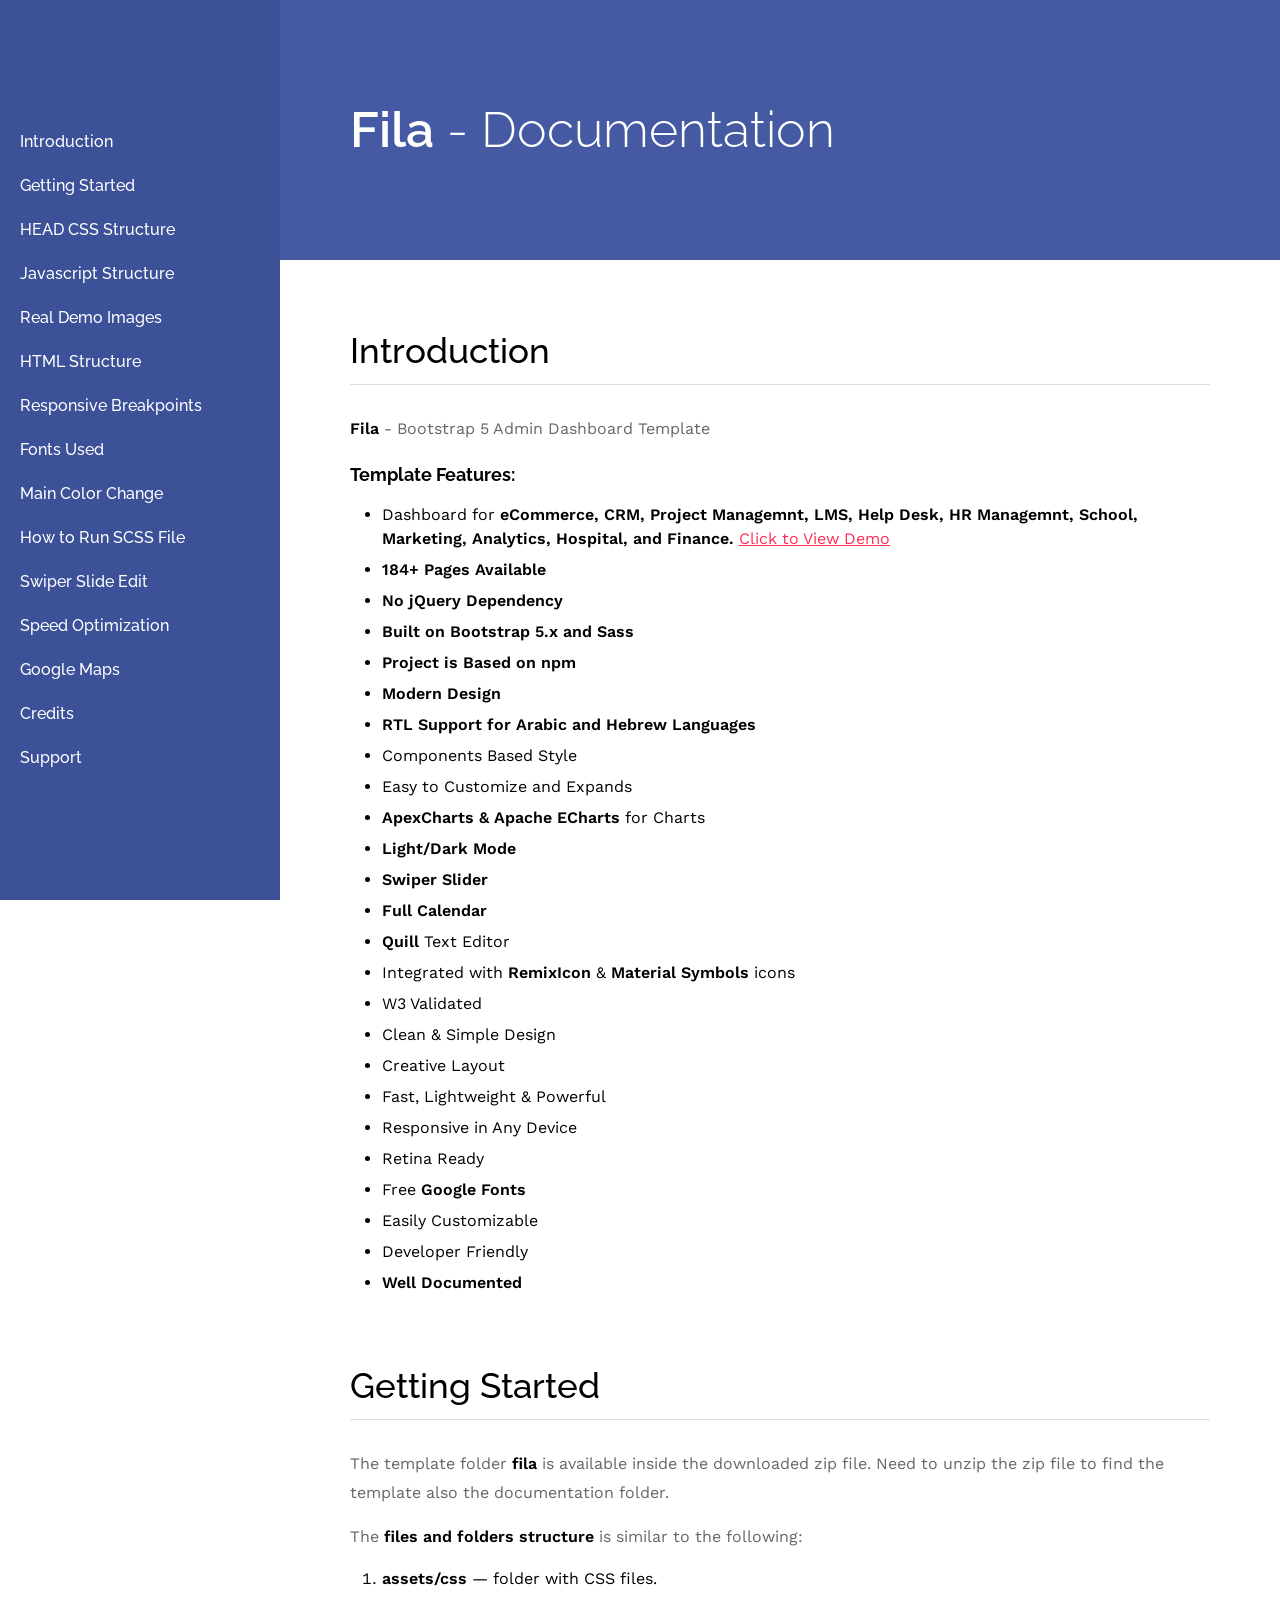
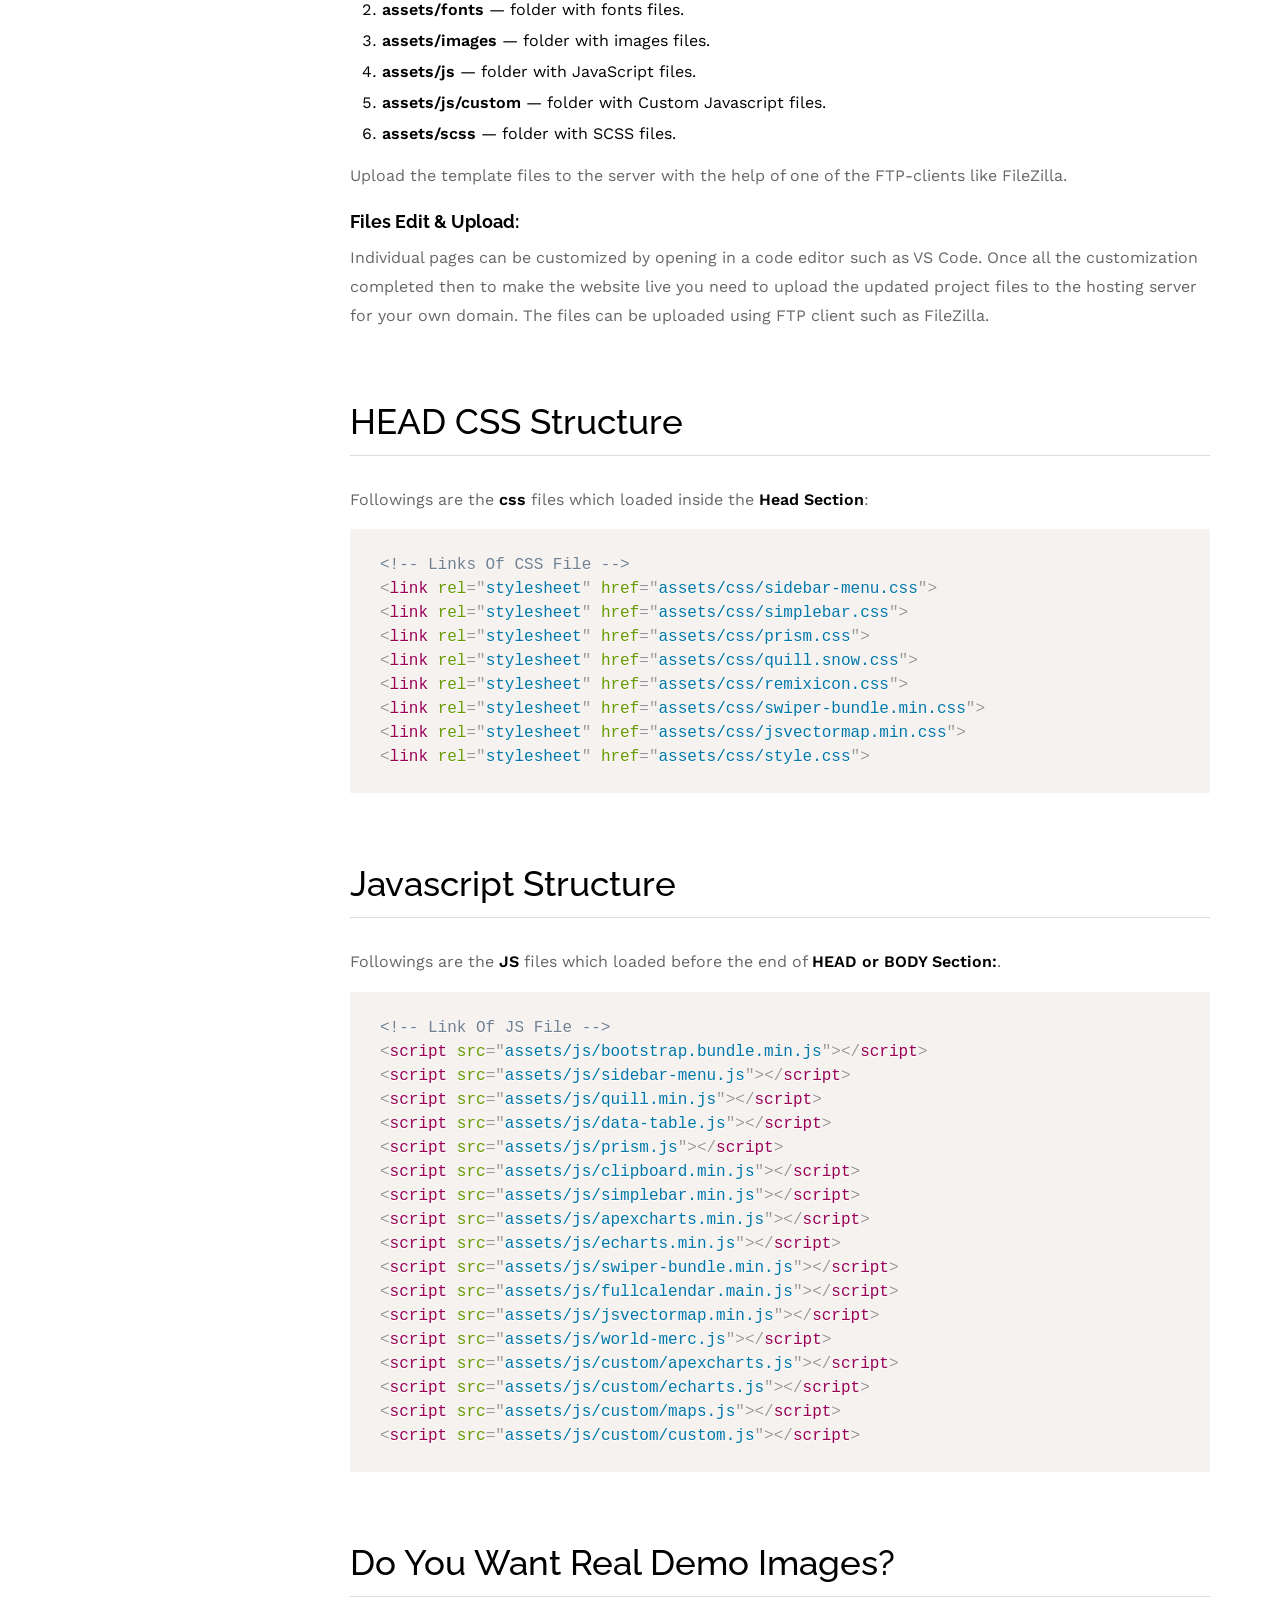
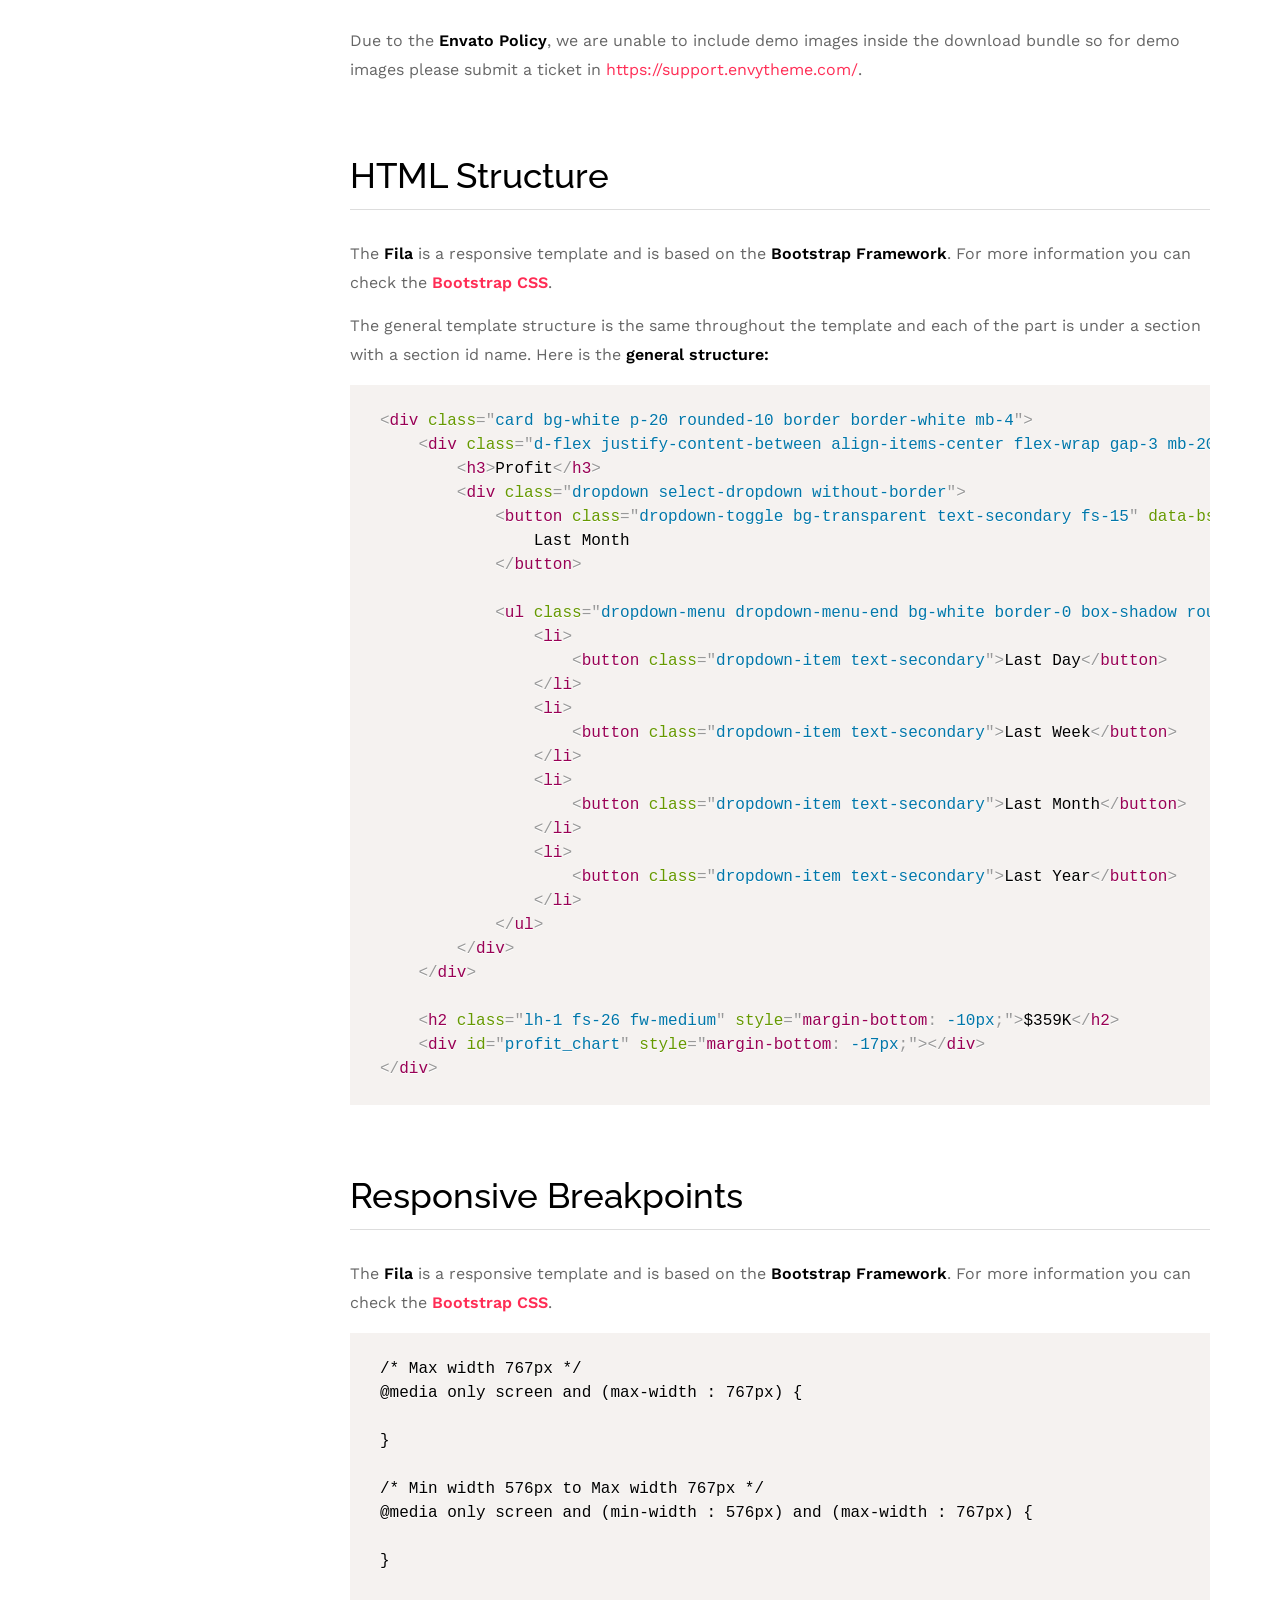
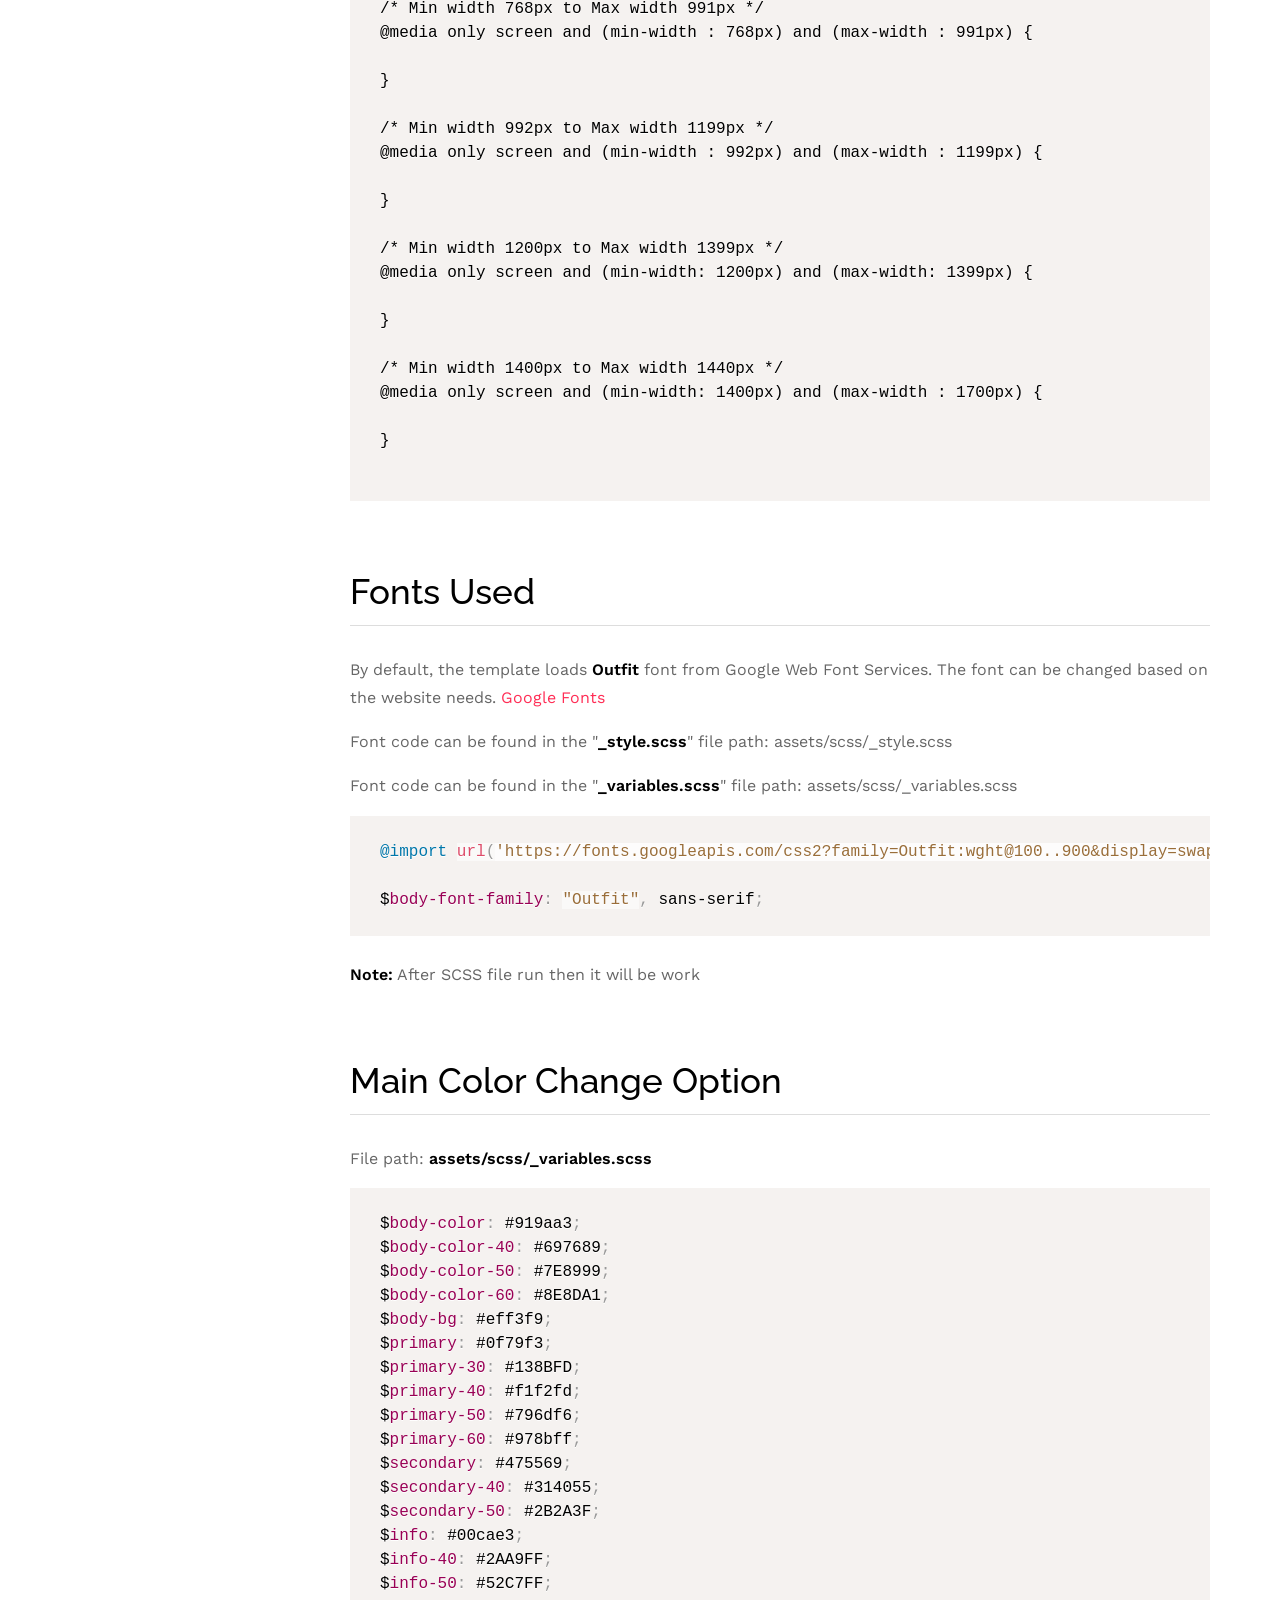
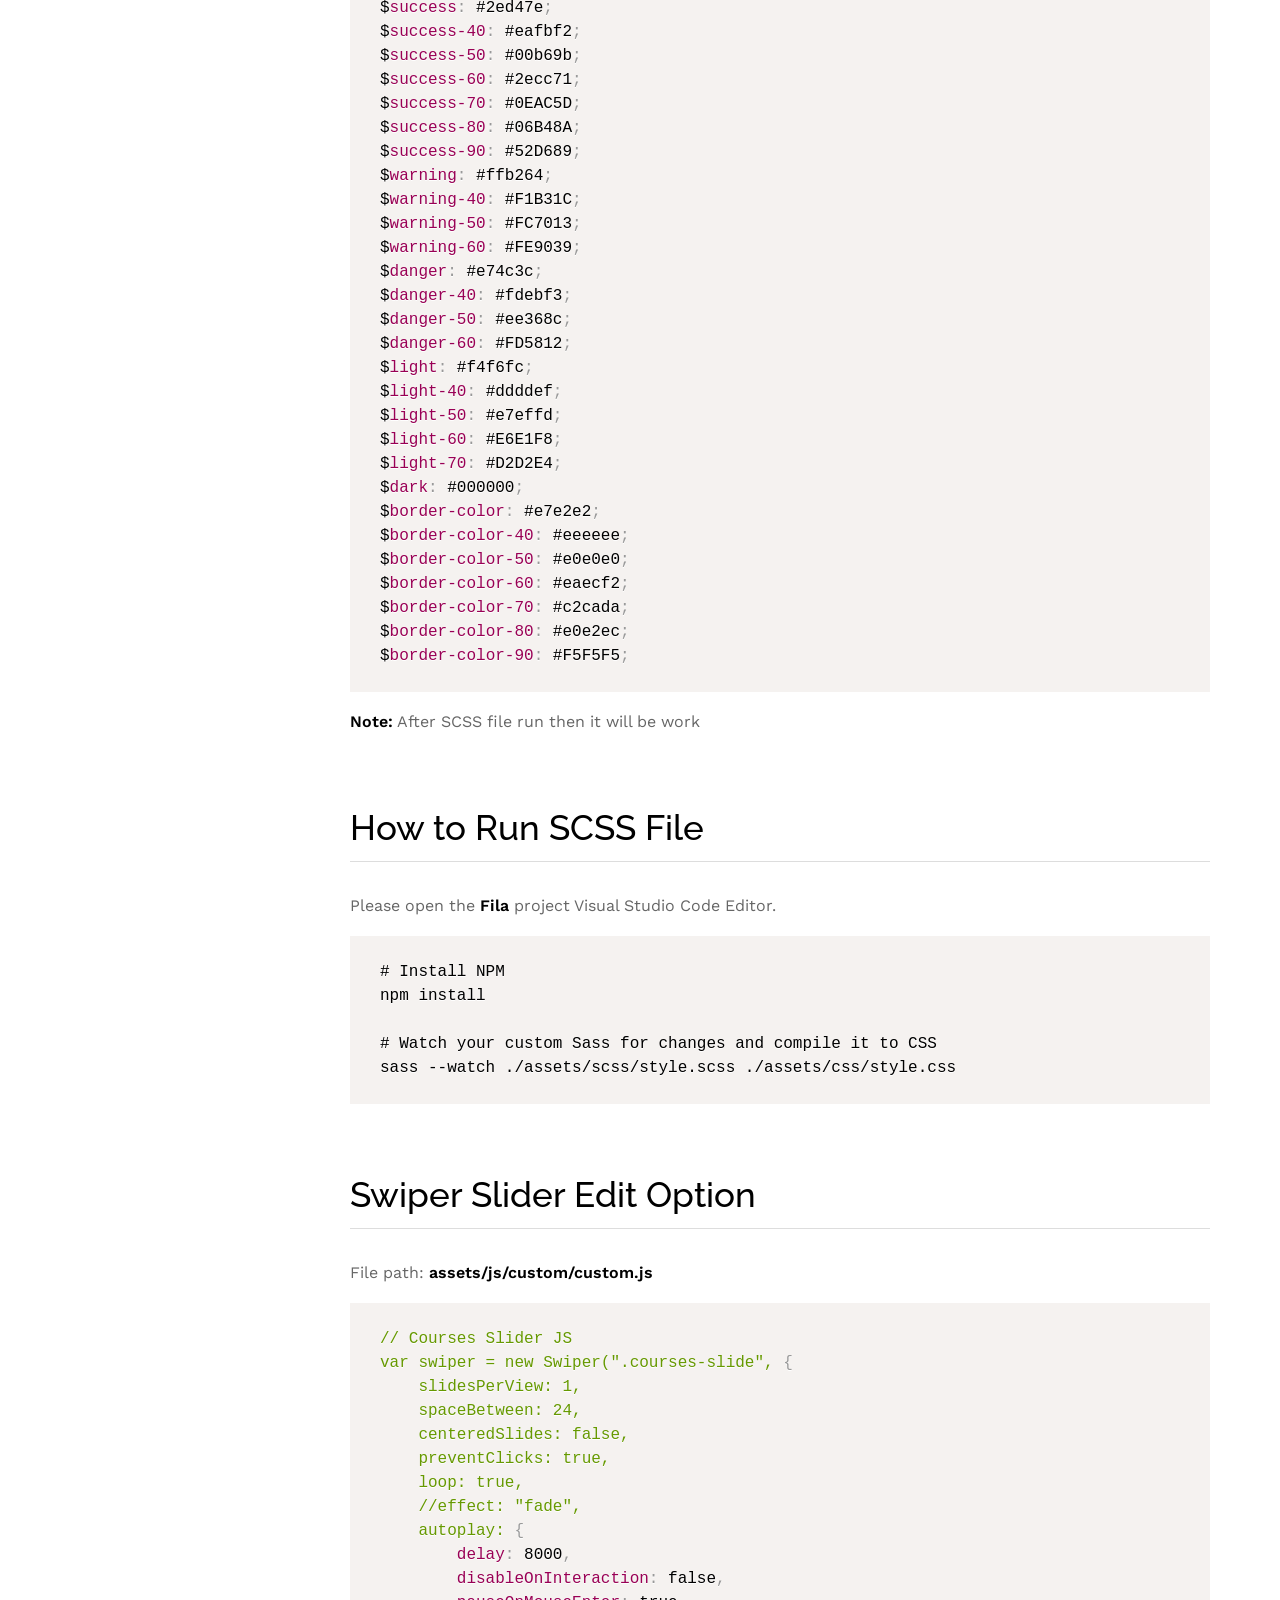
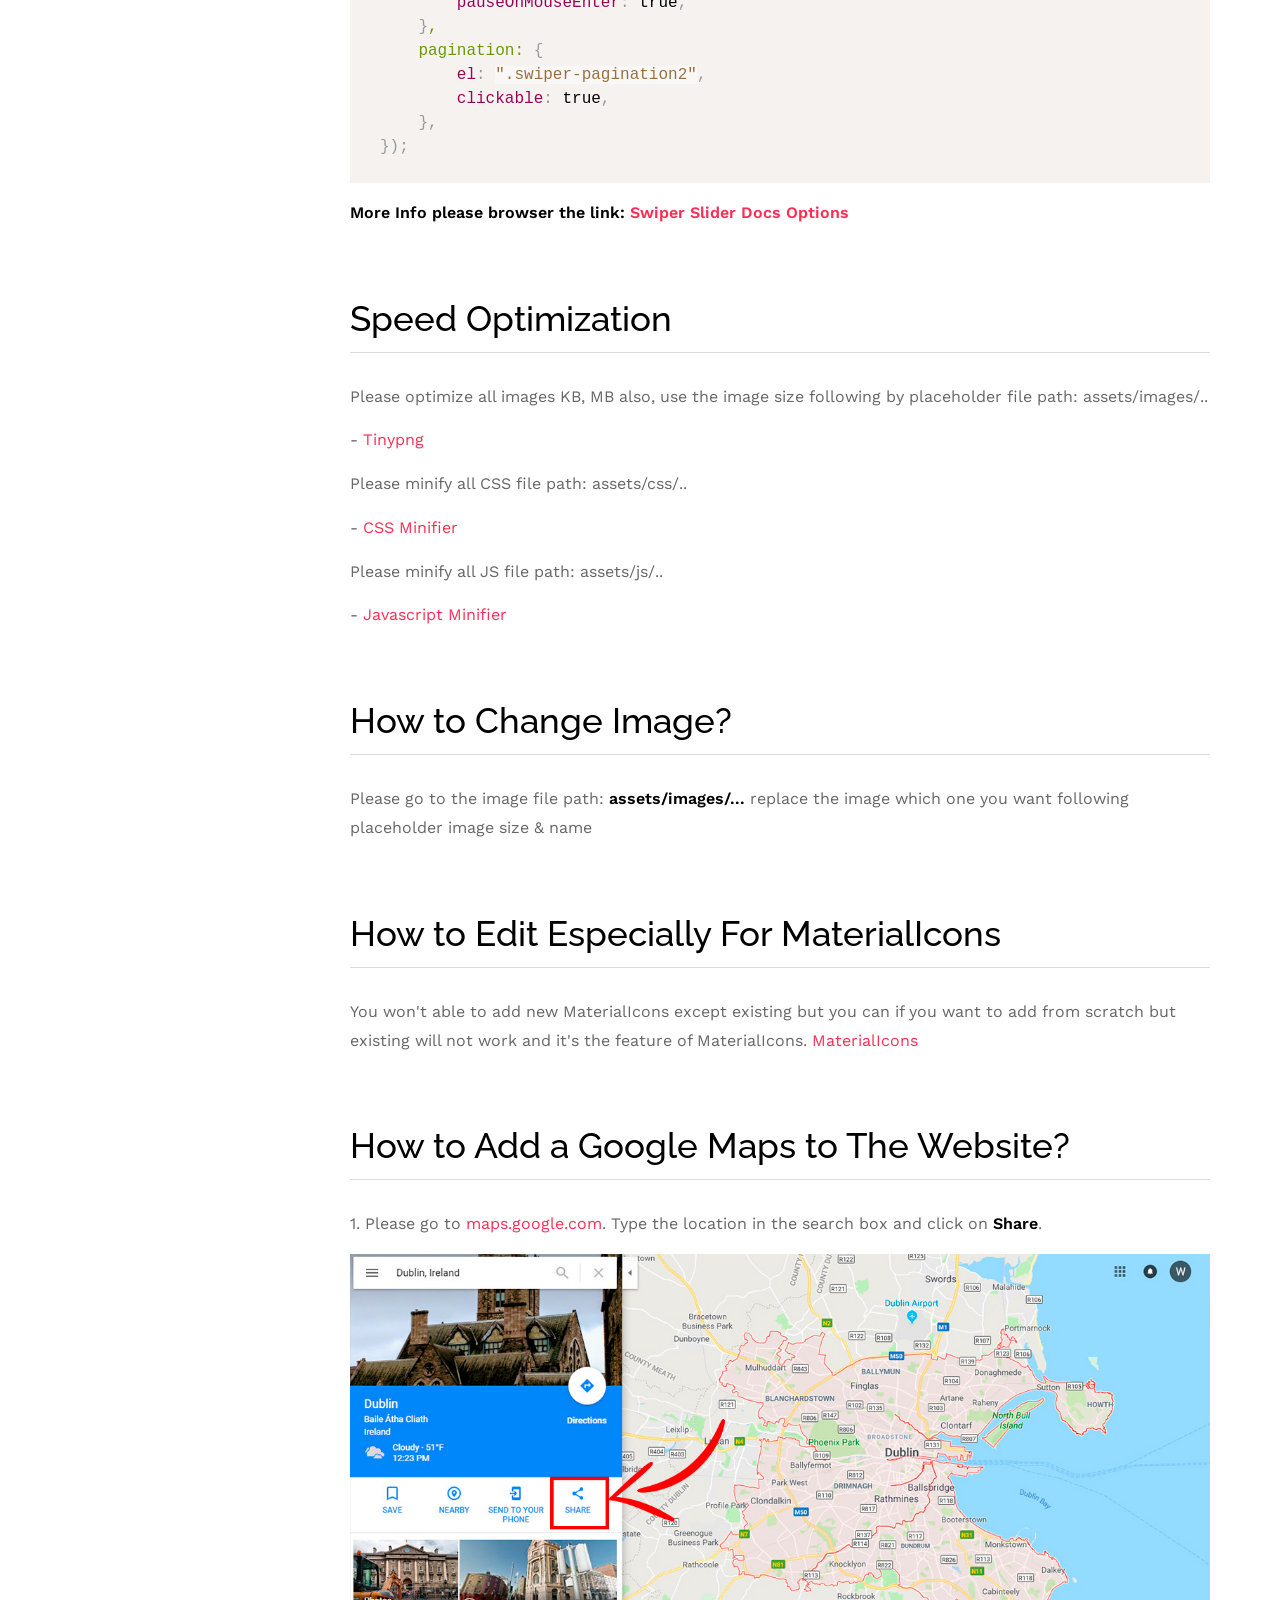
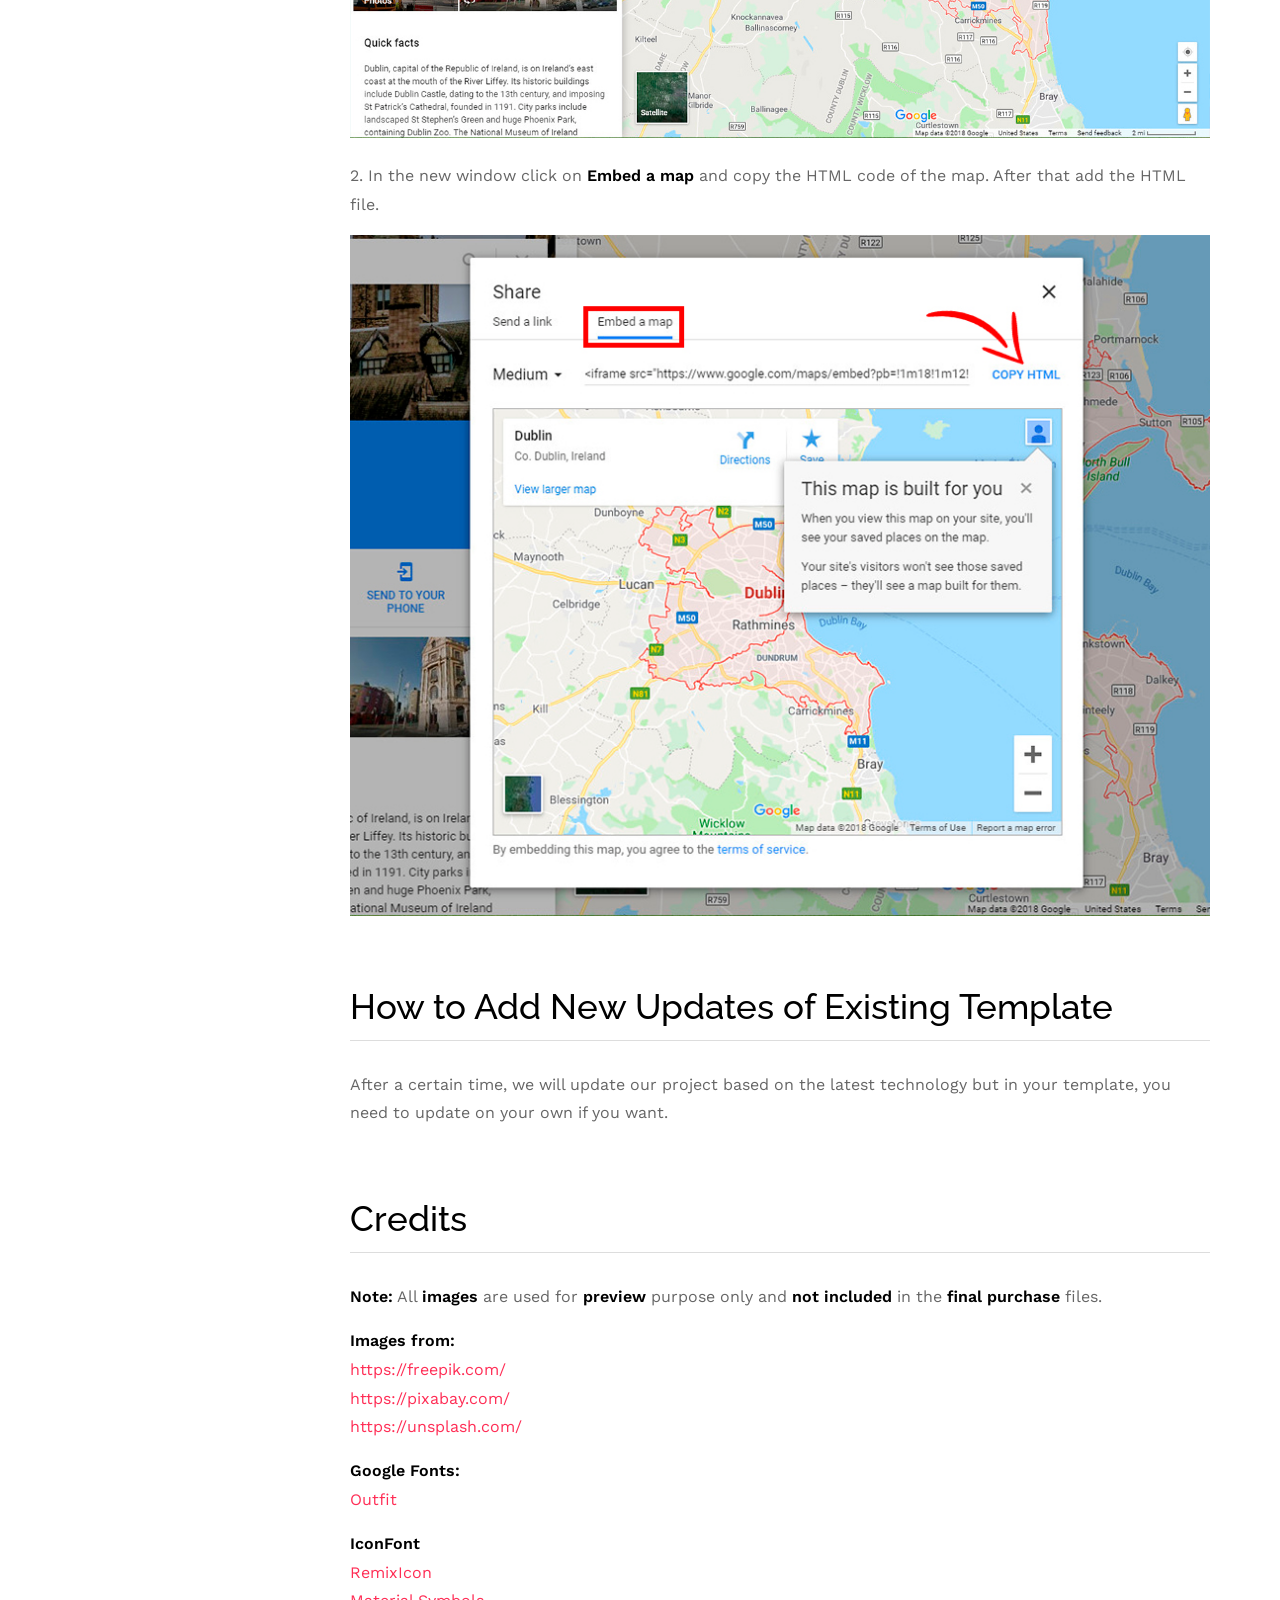
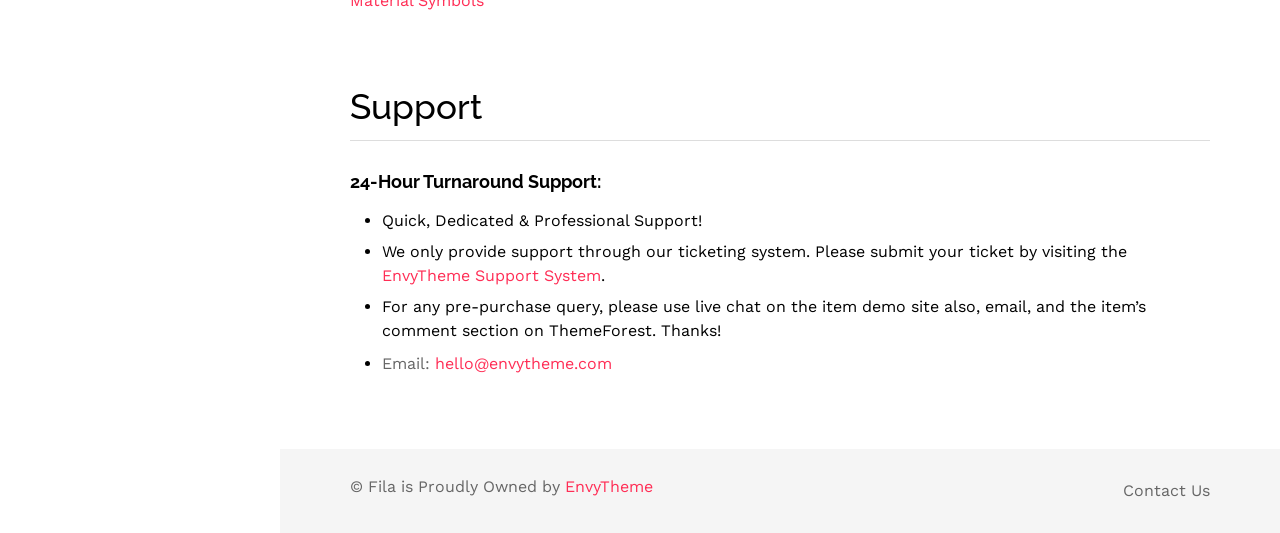
<file: AiTech.WebUI/wwwroot/adminThema/documentation/index.html>
<!DOCTYPE html>
<html lang="en">
    <head>
        <meta charset="UTF-8">
        <meta http-equiv="X-UA-Compatible" content="IE=edge">
        <meta name="viewport" content="width=device-width, initial-scale=1">

        <title>Fila - Bootstrap 5 Admin Dashboard Template</title>
        <link rel="icon" type="image/png" href="images/favicon.png">

        <link rel="stylesheet" href="css/bootstrap.min.css">
        <link rel="stylesheet" href="css/prism.css">
        <link rel="stylesheet" href="css/style.css">
    </head>
    <body data-bs-spy="scroll" data-bs-offset="70">

        <!-- Sidebar -->
        <div class="sidebar-area">
            <div class="d-table">
                <div class="d-table-cell">
                    <ul>
                        <li><a href="#introduction" title="Introduction">Introduction</a></li>
                        <li><a href="#getting_started" title="Getting Started">Getting Started</a></li>
                        <li><a href="#head_css_structure" title="HEAD CSS Structure">HEAD CSS Structure</a></li>
                        <li><a href="#javascript_structure" title="Javascript Structure">Javascript Structure</a></li>
                        <li><a href="#real_demo_images" title="Real Demo Images">Real Demo Images</a></li>
                        <li><a href="#html_structure" title="HTML Structure">HTML Structure</a></li>
                        <li><a href="#responsive_breakpoints" title="Responsive Breakpoints">Responsive Breakpoints</a></li>
                        <li><a href="#fonts_used" title="Fonts Used">Fonts Used</a></li>
                        <li><a href="#color_change_option" title="Main Color Change Option">Main Color Change</a></li>
                        <li><a href="#run_scss" title="How to Run SCSS">How to Run SCSS File</a></li>
                        <li><a href="#swiper" title="Swiper Edit Option">Swiper Slide Edit</a></li>
                        <li><a href="#speed_optimization" title="Speed Optimization">Speed Optimization</a></li>
                        <li><a href="#google_maps" title="How to Add a Google Maps">Google Maps</a></li>
                        <li><a href="#credits" title="Credits">Credits</a></li>
                        <li><a href="#supports" title="Support">Support</a></li>
                    </ul>
                </div>
            </div>
        </div>
        <!-- End Sidebar -->

        <!-- Main Content -->
        <div class="main-content">

            <!-- Banner --> 
            <div class="banner-area">
                <h1><strong>Fila</strong> - Documentation</h1>  
            </div>
            <!-- End Banner -->

            <!-- Content -->
            <div class="content-area">

                <!-- Introduction -->
                <div id="introduction" class="ptb-70">
                    <h2>Introduction</h2>
                    <p><strong>Fila</strong> - Bootstrap 5 Admin Dashboard Template</p>
                    <h6 style="margin-top: 20px; margin-bottom: 18px;"><strong>Template Features:</strong></h6>
                    <ul class="mb-0">
                        <li>
                            Dashboard for <strong>eCommerce, CRM, Project Managemnt, LMS, Help Desk, HR Managemnt, School, Marketing, Analytics, Hospital, and Finance.</strong> <a href="https://preview.envytheme.com/fila-html/" target="_blank" rel="nofollow"><u>Click to View Demo</u></a>
                        </li>
                        <li><strong>184+ Pages Available</strong></li>
                        <li><strong>No jQuery Dependency</strong></li>
                        <li><strong>Built on Bootstrap 5.x and Sass</strong></li>
                        <li><strong>Project is Based on npm</strong></li>
                        <li><strong>Modern Design</strong></li>
                        <li><strong>RTL Support for Arabic and Hebrew Languages</strong></li>
                        <li>Components Based Style</li>
                        <li>Easy to Customize and Expands</li>
                        <li><strong>ApexCharts & Apache ECharts</strong> for Charts</li>
                        <li><strong>Light/Dark Mode</strong></li>
                        <li><strong>Swiper Slider</strong></li>
                        <li><strong>Full Calendar</strong></li>
                        <li><strong>Quill</strong> Text Editor</li>
                        <li>Integrated with <strong>RemixIcon</strong> &amp; <strong>Material Symbols</strong> icons</li>
                        <li>W3 Validated</li>
                        <li>Clean & Simple Design</li>
                        <li>Creative Layout</li>
                        <li>Fast, Lightweight & Powerful</li>
                        <li>Responsive in Any Device</li>
                        <li>Retina Ready</li>
                        <li>Free <strong>Google Fonts</strong></li>
                        <li>Easily Customizable</li>
                        <li>Developer Friendly</li>
                        <li><strong>Well Documented</strong></li>
                    </ul>
                </div>
                <!-- End Introduction -->

                <!-- Getting Started -->
                <div id="getting_started">
                    <h2>Getting Started</h2>
                    <p>The template folder <strong>fila</strong> is available inside the downloaded zip file. Need to unzip the zip file to find the template also the documentation folder.</p>
                    <p>The <strong>files and folders structure</strong> is similar to the following:</p>
                    <ol>
                        <li><strong>assets/css</strong> — folder with CSS files.</li>
                        <li><strong>assets/fonts</strong> — folder with fonts files.</li>
                        <li><strong>assets/images</strong> — folder with images files.</li>
                        <li><strong>assets/js</strong> — folder with JavaScript files.</li>
                        <li><strong>assets/js/custom</strong> — folder with Custom Javascript files.</li>
                        <li><strong>assets/scss</strong> — folder with SCSS files.</li>
                    </ol>
                    <p>Upload the template files to the server with the help of one of the FTP-clients like FileZilla.</p>
					<h6 style="margin-top: 20px; margin-bottom: 12px;"><strong>Files Edit & Upload:</strong></h6>
                    <p>Individual pages can be customized by opening in a code editor such as VS Code. Once all the customization completed then to make the website live you need to upload the updated project files to the hosting server for your own domain. The files can be uploaded using FTP client such as FileZilla.</p>
                </div>
                <!-- End Getting Started -->

                <!-- HEAD CSS Structure -->
                <div id="head_css_structure" class="ptb-70">
                    <h2>HEAD CSS Structure</h2>
                    <p>Followings are the <strong>css</strong> files which loaded inside the <strong>Head Section</strong>:</p>
<pre class="line-numbers mb-0">
<code class="language-markup">
<div>&lt;!-- Links Of CSS File --&gt;</div>
<div>&lt;link rel="stylesheet" href="assets/css/sidebar-menu.css"&gt;</div>
<div>&lt;link rel="stylesheet" href="assets/css/simplebar.css"&gt;</div>
<div>&lt;link rel="stylesheet" href="assets/css/prism.css"&gt;</div>
<div>&lt;link rel="stylesheet" href="assets/css/quill.snow.css"&gt;</div>
<div>&lt;link rel="stylesheet" href="assets/css/remixicon.css"&gt;</div>
<div>&lt;link rel="stylesheet" href="assets/css/swiper-bundle.min.css"&gt;</div>
<div>&lt;link rel="stylesheet" href="assets/css/jsvectormap.min.css"&gt;</div>
<div>&lt;link rel="stylesheet" href="assets/css/style.css"&gt;</div>
</code>
</pre>
                    
                </div>
                <!-- End HEAD CSS Structure -->

                <!-- Javascript Structure -->
                <div id="javascript_structure">
                    <h2>Javascript Structure</h2>
                    <p>Followings are the <strong>JS</strong> files which loaded before the end of <strong>HEAD or BODY Section:</strong>.</p>
<pre class="line-numbers mb-0">
<code class="language-markup">
<div>&lt;!-- Link Of JS File --&gt;</div>
<div>&lt;script src="assets/js/bootstrap.bundle.min.js"&gt;&lt;/script&gt;</div>
<div>&lt;script src="assets/js/sidebar-menu.js"&gt;&lt;/script&gt;</div>
<div>&lt;script src="assets/js/quill.min.js"&gt;&lt;/script&gt;</div>
<div>&lt;script src="assets/js/data-table.js"&gt;&lt;/script&gt;</div>
<div>&lt;script src="assets/js/prism.js"&gt;&lt;/script&gt;</div>
<div>&lt;script src="assets/js/clipboard.min.js"&gt;&lt;/script&gt;</div>
<div>&lt;script src="assets/js/simplebar.min.js"&gt;&lt;/script&gt;</div>
<div>&lt;script src="assets/js/apexcharts.min.js"&gt;&lt;/script&gt;</div>
<div>&lt;script src="assets/js/echarts.min.js"&gt;&lt;/script&gt;</div>
<div>&lt;script src="assets/js/swiper-bundle.min.js"&gt;&lt;/script&gt;</div>
<div>&lt;script src="assets/js/fullcalendar.main.js"&gt;&lt;/script&gt;</div>
<div>&lt;script src="assets/js/jsvectormap.min.js"&gt;&lt;/script&gt;</div>
<div>&lt;script src="assets/js/world-merc.js"&gt;&lt;/script&gt;</div>
<div>&lt;script src="assets/js/custom/apexcharts.js"&gt;&lt;/script&gt;</div>
<div>&lt;script src="assets/js/custom/echarts.js"&gt;&lt;/script&gt;</div>
<div>&lt;script src="assets/js/custom/maps.js"&gt;&lt;/script&gt;</div>
<div>&lt;script src="assets/js/custom/custom.js"&gt;&lt;/script&gt;</div>
</code>
</pre>
                </div>
                <!-- End Javascript Structure -->

                <!-- Do You Want Real Demo Images? -->
                <div id="real_demo_images" class="ptb-70">
                    <h2>Do You Want Real Demo Images?</h2>
                    <p>Due to the <strong>Envato Policy</strong>, we are unable to include demo images inside the download bundle so for demo images please submit a ticket in <a href="https://support.envytheme.com/" target="_blank">https://support.envytheme.com/</a>.</p>
                </div>
                <!-- End Do You Want Real Demo Images? -->

                <!-- HTML Structure -->
                <div id="html_structure">
                    <h2>HTML Structure</h2>
                    <p>The <strong>Fila</strong> is a responsive template and is based on the <strong>Bootstrap Framework</strong>. For more information you can check the <strong><a target="_blank" href="https://getbootstrap.com/">Bootstrap CSS</a></strong>.</p>
                    <p>The general template structure is the same throughout the template and each of the part is under a section with a section id name. Here is the <strong>general structure:</strong></p>
<pre class="line-numbers mb-0">
<code class="language-markup">
<div>&lt;div class="card bg-white p-20 rounded-10 border border-white mb-4"&gt;</div>
<div>    &lt;div class="d-flex justify-content-between align-items-center flex-wrap gap-3 mb-20"&gt;</div>
<div>        &lt;h3&gt;Profit&lt;/h3&gt;</div>
<div>        &lt;div class="dropdown select-dropdown without-border"&gt;</div>
<div>            &lt;button class="dropdown-toggle bg-transparent text-secondary fs-15" data-bs-toggle="dropdown" aria-expanded="false"&gt;</div>
<div>                Last Month</div>
<div>            &lt;/button&gt;</div>
<div></div>
<div>            &lt;ul class="dropdown-menu dropdown-menu-end bg-white border-0 box-shadow rounded-10" data-simplebar&gt;</div>
<div>                &lt;li&gt;</div>
<div>                    &lt;button class="dropdown-item text-secondary"&gt;Last Day&lt;/button&gt;</div>
<div>                &lt;/li&gt;</div>
<div>                &lt;li&gt;</div>
<div>                    &lt;button class="dropdown-item text-secondary"&gt;Last Week&lt;/button&gt;</div>
<div>                &lt;/li&gt;</div>
<div>                &lt;li&gt;</div>
<div>                    &lt;button class="dropdown-item text-secondary"&gt;Last Month&lt;/button&gt;</div>
<div>                &lt;/li&gt;</div>
<div>                &lt;li&gt;</div>
<div>                    &lt;button class="dropdown-item text-secondary"&gt;Last Year&lt;/button&gt;</div>
<div>                &lt;/li&gt;</div>
<div>            &lt;/ul&gt;</div>
<div>        &lt;/div&gt;</div>
<div>    &lt;/div&gt;</div>
<div></div>
<div>    &lt;h2 class="lh-1 fs-26 fw-medium" style="margin-bottom: -10px;"&gt;$359K&lt;/h2&gt;</div>
<div>    &lt;div id="profit_chart" style="margin-bottom: -17px;"&gt;&lt;/div&gt;</div>
<div>&lt;/div&gt;</div>
</code>
</pre>
                </div>
                <!-- End HTML Structure -->

                <!-- Responsive Breakpoints -->
                <div id="responsive_breakpoints" class="pt-70">
                    <h2>Responsive Breakpoints</h2>
                    <p>The <strong>Fila</strong> is a responsive template and is based on the <strong>Bootstrap Framework</strong>. For more information you can check the <strong><a target="_blank" href="https://getbootstrap.com/">Bootstrap CSS</a></strong>.</p>
<pre class="line-numbers mb-0">
<code class="language-markup">
/* Max width 767px */
@media only screen and (max-width : 767px) {

}

/* Min width 576px to Max width 767px */
@media only screen and (min-width : 576px) and (max-width : 767px) {

}

/* Min width 768px to Max width 991px */
@media only screen and (min-width : 768px) and (max-width : 991px) {

}

/* Min width 992px to Max width 1199px */
@media only screen and (min-width : 992px) and (max-width : 1199px) {

}

/* Min width 1200px to Max width 1399px */
@media only screen and (min-width: 1200px) and (max-width: 1399px) {

}

/* Min width 1400px to Max width 1440px */
@media only screen and (min-width: 1400px) and (max-width : 1700px) {

}

</code>
</pre>
                </div>
                <!-- End Responsive Breakpoints -->

                <!-- Fonts Used -->
                <div id="fonts_used" class="ptb-70">
                    <h2>Fonts Used</h2>
                    <p>By default, the template loads <strong>Outfit</strong> font from Google Web Font Services. The font can be changed based on the website needs. <a href="https://fonts.google.com/" target="_blank">Google Fonts</a></p>
                    <p>Font code can be found in the &quot;<strong>_style.scss</strong>&quot; file path: assets/scss/_style.scss</p>
                    <p>Font code can be found in the &quot;<strong>_variables.scss</strong>&quot; file path: assets/scss/_variables.scss</p>
<pre class="line-numbers">
<code class="language-css">
@import url('https://fonts.googleapis.com/css2?family=Outfit:wght@100..900&display=swap');

$body-font-family: "Outfit", sans-serif;
</code>
</pre>
                    <p><strong>Note:</strong> After SCSS file run then it will be work</p>
                </div>
                <!-- End Fonts Used -->

                <!-- Main Color Change Option -->
                <div id="color_change_option">
					<h2>Main Color Change Option</h2>
					<p>File path: <strong>assets/scss/_variables.scss</strong></p>
<pre class="line-numbers mb-3">
<code class="language-css">
$body-color: #919aa3; 
$body-color-40: #697689; 
$body-color-50: #7E8999; 
$body-color-60: #8E8DA1; 
$body-bg: #eff3f9; 
$primary: #0f79f3; 
$primary-30: #138BFD; 
$primary-40: #f1f2fd; 
$primary-50: #796df6; 
$primary-60: #978bff; 
$secondary: #475569;
$secondary-40: #314055;
$secondary-50: #2B2A3F;
$info: #00cae3;
$info-40: #2AA9FF;
$info-50: #52C7FF;
$success: #2ed47e;
$success-40: #eafbf2;
$success-50: #00b69b;
$success-60: #2ecc71;
$success-70: #0EAC5D;
$success-80: #06B48A;
$success-90: #52D689;
$warning: #ffb264;
$warning-40: #F1B31C;
$warning-50: #FC7013;
$warning-60: #FE9039;
$danger: #e74c3c; 
$danger-40: #fdebf3; 
$danger-50: #ee368c; 
$danger-60: #FD5812; 
$light: #f4f6fc;
$light-40: #ddddef;
$light-50: #e7effd;
$light-60: #E6E1F8;
$light-70: #D2D2E4;
$dark: #000000;
$border-color: #e7e2e2;
$border-color-40: #eeeeee;
$border-color-50: #e0e0e0;
$border-color-60: #eaecf2;
$border-color-70: #c2cada;
$border-color-80: #e0e2ec;
$border-color-90: #F5F5F5;
</code>
</pre>
                    <p><strong>Note:</strong> After SCSS file run then it will be work</p>
                </div>
                <!-- End Main Color Change Option -->

                <!-- How to Run SCSS File -->
                <div id="run_scss" class="ptb-70">
                    <h2>How to Run SCSS File</h2>
                    <p>Please open the <strong>Fila</strong> project  Visual Studio Code Editor.</p>
<pre class="line-numbers mb-0">
<code class="language-css">
<p><strong># Install NPM</strong></p>
<p>npm install</p>

<p><strong># Watch your custom Sass for changes and compile it to CSS</strong></p>
<p>sass --watch ./assets/scss/style.scss ./assets/css/style.css</p>
</code>
</pre>
                </div>
                <!-- End How to Run SCSS File -->

                <!-- Swiper Slider Edit -->
                <div class="pb-70" id="swiper">
                    <h2>Swiper Slider Edit Option</h2>
					<p>File path: <strong>assets/js/custom/custom.js</strong></p>
<pre class="line-numbers mb-3">
<code class="language-css">
// Courses Slider JS
var swiper = new Swiper(".courses-slide", {
    slidesPerView: 1,
    spaceBetween: 24,
    centeredSlides: false,
    preventClicks: true,
    loop: true, 
    //effect: "fade",
    autoplay: {
        delay: 8000,
        disableOnInteraction: false,
        pauseOnMouseEnter: true,
    },
    pagination: {
        el: ".swiper-pagination2",
        clickable: true,
    },
});
</code>
</pre>
                    <p>
                        <strong>More Info please browser the link: <a href="https://swiperjs.com/get-started" target="_blank">Swiper Slider Docs Options</a></strong>
                    </p>
                </div>
                <!-- End Swiper Slider Edit -->

                <!-- Speed Optimization -->
                <div id="speed_optimization" class="pb-70">
                    <h2>Speed Optimization</h2>
					<p>Please optimize all images KB, MB also, use the image size following by placeholder file path: assets/images/..</p>
					<p>- <a href="https://tinypng.com/" target="_blank">Tinypng</a></p>
                    <p>Please minify all CSS file path: assets/css/..</p>
					<p>- <a href="https://cssminifier.com/" target="_blank">CSS Minifier</a></p>
					<p>Please minify all JS file path: assets/js/..</p>
					<p>- <a href="https://javascript-minifier.com/" target="_blank">Javascript Minifier</a></p>
                </div>
                <!-- End Speed Optimization -->

                <!-- How to Change Image? -->
                <div id="how_to_change_image">
                    <h2>How to Change Image?</h2>
					<p>Please go to the image file path: <strong>assets/images/...</strong> replace the image which one you want following placeholder image size & name</p>
                </div>
                <!-- End How to Change Image? -->
				 
                <!-- Icon Edit -->
				<div class="ptb-70">
                    <h2>How to Edit Especially For MaterialIcons</h2>
					<p>You won't able to add new MaterialIcons except existing but you can if you want to add from scratch but existing will not work and it's the feature of MaterialIcons. <a href="https://fonts.google.com/icons" target="_blank">MaterialIcons</a></a>
                </div>
                <!-- End Icon Edit -->

                <!-- Google Maps -->
				<div id="google_maps">
                    <h2>How to Add a Google Maps to The Website?</h2>
					<p>1. Please go to <a href="https://www.google.com/maps/@24.9045273,91.8611106,15z" target="_blank">maps.google.com</a>. Type the location in the search box and click on <strong>Share</strong>.</p>
					<img src="images/maps1.jpg" alt="image">
					<br>
					<br>
					<p>2. In the new window click on <strong>Embed a map</strong> and copy the HTML code of the map. After that add the HTML file.</p>
					<img src="images/maps2.jpg" alt="image">
                </div>
                <!-- End Google Maps -->
				 
                <!-- Embed Map -->
				<div class="ptb-70">
                    <h2>How to Add New Updates of Existing Template</h2>
					<p>After a certain time, we will update our project based on the latest technology but in your template, you need to update on your own if you want.</p>
                </div>
                <!-- End Embed Map -->

                <!-- Credits -->
                <div id="credits">
                    <h2>Credits</h2>
                    <p><strong>Note:</strong> All <strong>images</strong> are used for <strong>preview</strong> purpose only and <strong>not included</strong> in the <strong>final purchase</strong> files.</p>
                    <p><strong>Images from:</strong><br />
                        <a target="_blank" href="https://www.freepik.com/">https://freepik.com/</a><br />
                        <a target="_blank" href="https://pixabay.com/">https://pixabay.com/</a><br />
                        <a target="_blank" href="https://unsplash.com/">https://unsplash.com/</a>
                    </p>
                    <p><strong>Google Fonts:</strong><br/>
						<a href="https://fonts.google.com/specimen/Outfit" target="_blank">Outfit</a>
					</p>
                    <p><strong>IconFont</strong><br>
						<a href="https://remixicon.com/" target="_blank">RemixIcon</a><br>
                        <a href="https://fonts.google.com/icons" target="_blank">Material Symbols</a>
					</p>
                </div>
                <!-- End Credits -->

                <!-- Support -->
                <div class="ptb-70" id="supports">
                    <h2>Support</h2>
                    <h6 class="mb-3"><strong>24-Hour Turnaround Support:</strong></h6>
                    <ul class="mb-0">
                        <li>Quick, Dedicated & Professional Support!</li>
                        <li>We only provide support through our ticketing system. Please submit your ticket by visiting the <a href="https://support.envytheme.com/" target="_blank">EnvyTheme Support System</a>.</li>
                        <li>For any pre-purchase query, please use live chat on the item demo site also, email, and the item’s comment section on ThemeForest. Thanks!</li>
                        <li><p>Email: <a href="mailto:hello@envytheme.com">hello@envytheme.com</a></p></li>
                    </ul>
                </div>
                <!-- End Support -->

            </div>
            <!-- End Content -->

            <!-- Footer -->
            <footer>
                <div class="d-flex justify-content-between">
                    <p>© Fila is Proudly Owned by <a href="https://envytheme.com/" target="_blank">EnvyTheme</a></p>
                    <a href="https://support.envytheme.com/" target="_blank">Contact Us</a>
                </div>
            </footer>
            <!-- End Footer -->

        </div>
        <!-- End Main Content -->
        
        <script src="js/jquery.min.js"></script>
        <script src="js/bootstrap.bundle.min.js"></script>
        <script src="js/prism.js"></script>
        <script src="js/main.js"></script>
    </body>
</html>
</file>
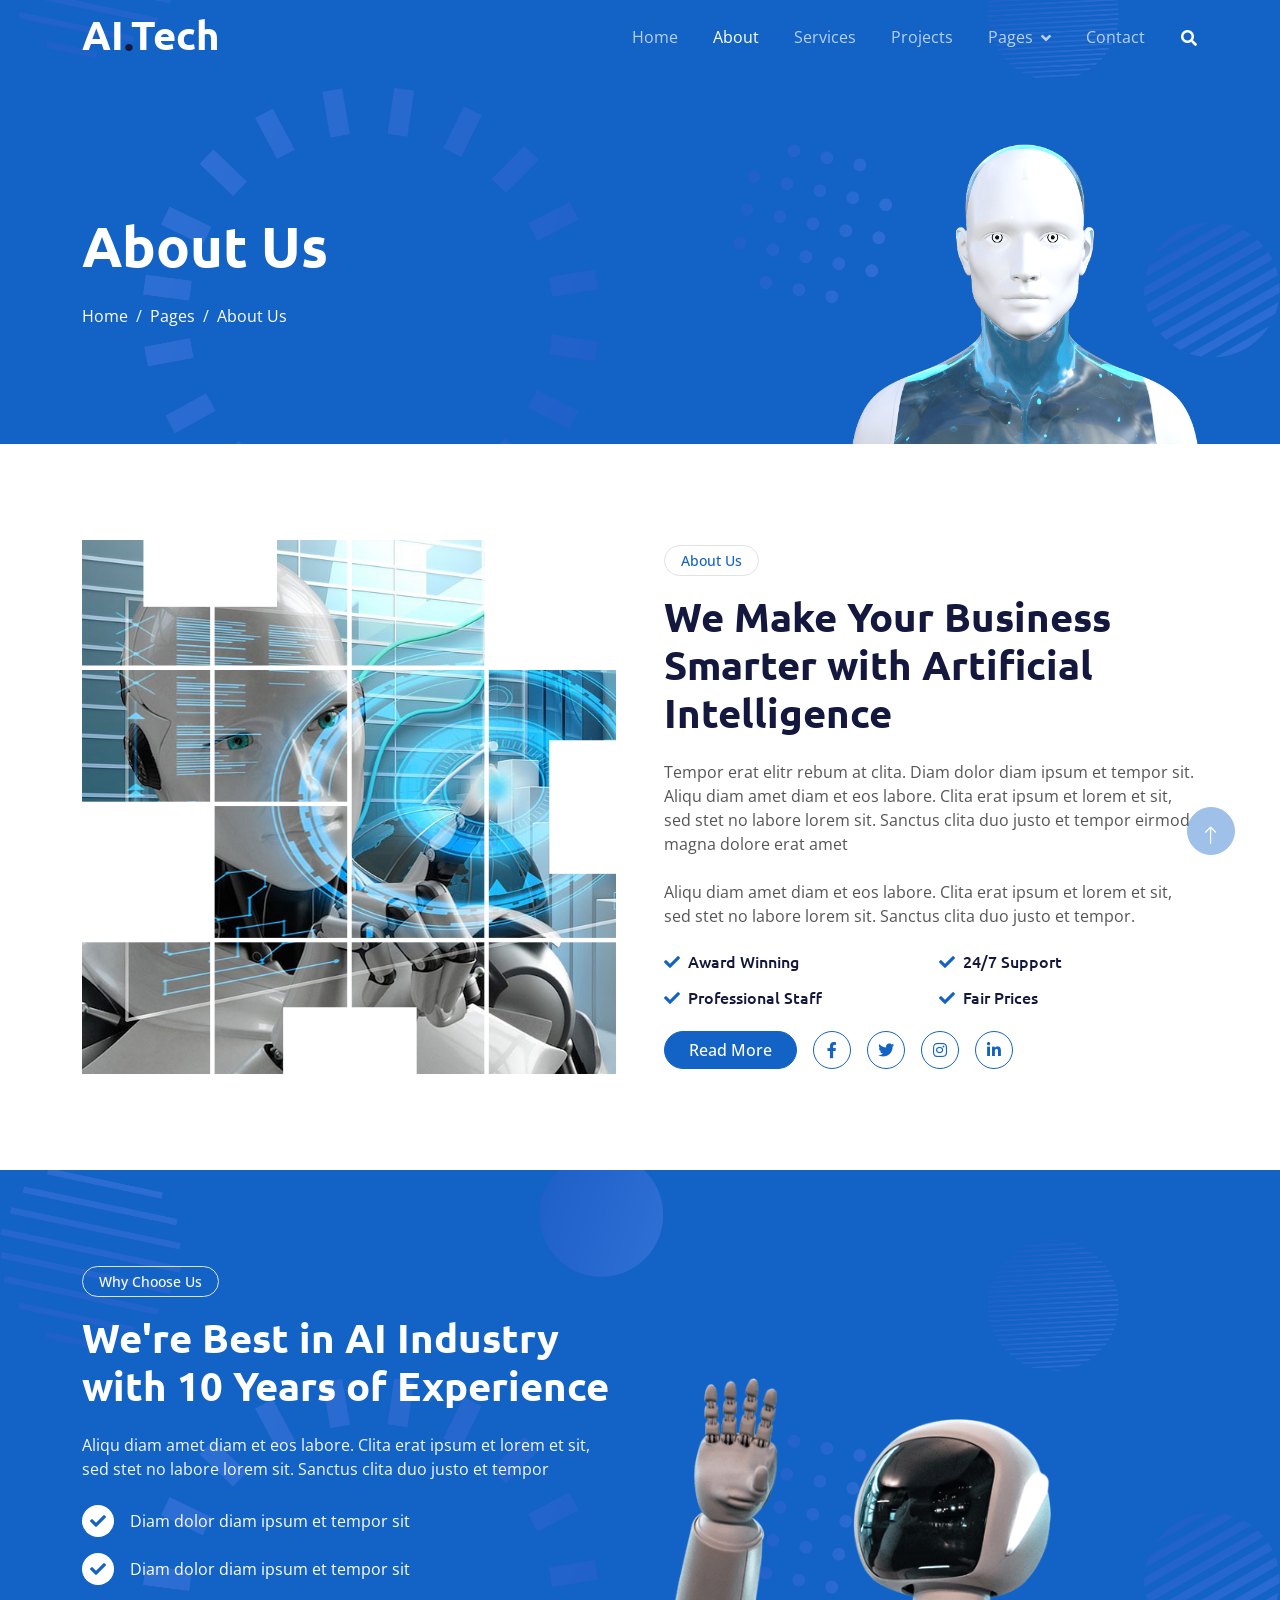
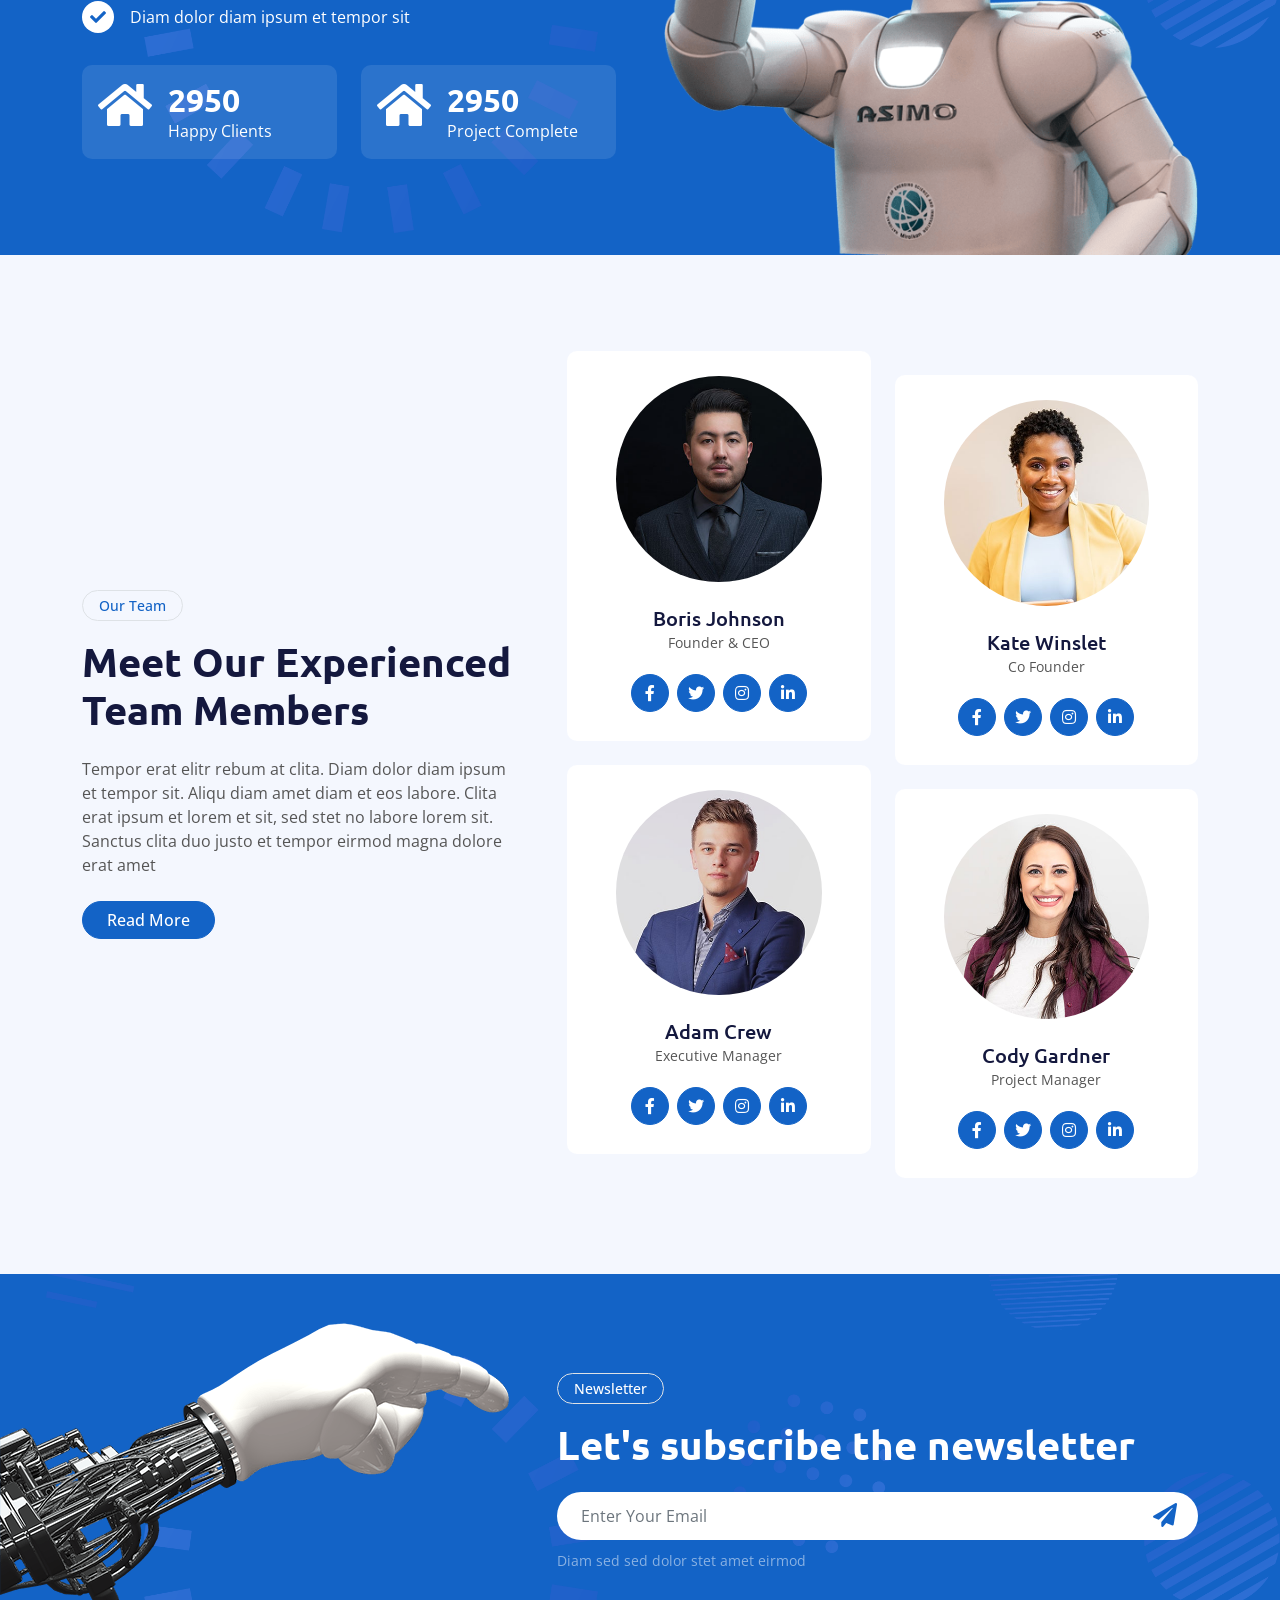
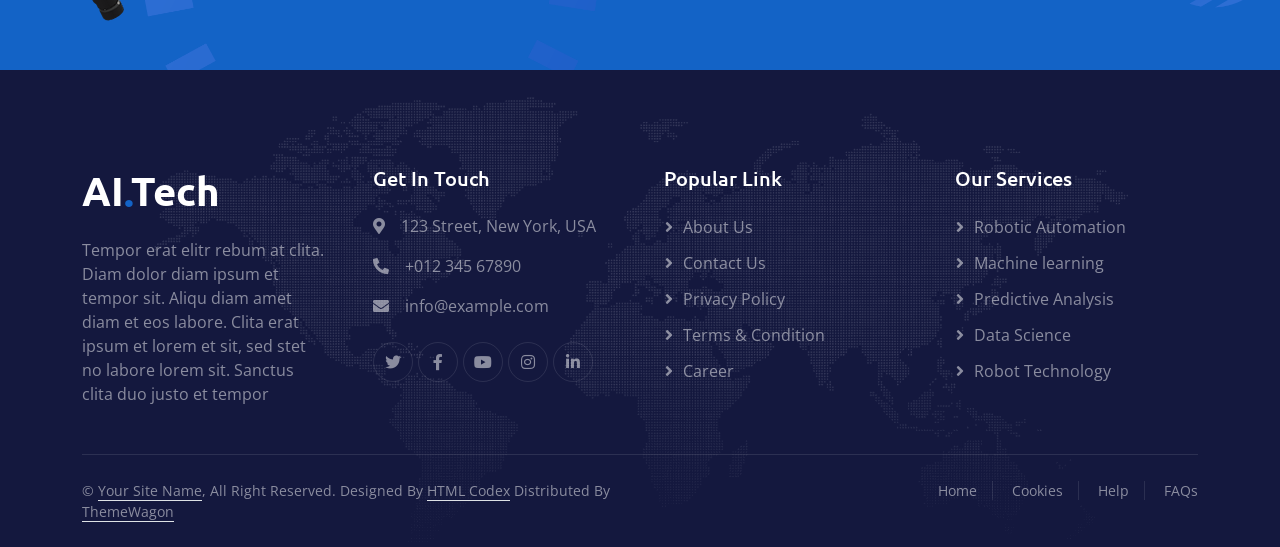
<file: AiTech.WebUI/wwwroot/AI-html-1.0.0/about.html>
<!DOCTYPE html>
<html lang="en">

<head>
    <meta charset="utf-8">
    <title>AI.Tech - Artificial Intelligence HTML Template</title>
    <meta content="width=device-width, initial-scale=1.0" name="viewport">
    <meta content="" name="keywords">
    <meta content="" name="description">

    <!-- Favicon -->
    <link href="img/favicon.ico" rel="icon">

    <!-- Google Web Fonts -->
    <link rel="preconnect" href="https://fonts.googleapis.com">
    <link rel="preconnect" href="https://fonts.gstatic.com" crossorigin>
    <link href="https://fonts.googleapis.com/css2?family=Open+Sans:wght@400;600&family=Ubuntu:wght@500;700&display=swap"
        rel="stylesheet">

    <!-- Icon Font Stylesheet -->
    <link href="https://cdnjs.cloudflare.com/ajax/libs/font-awesome/5.10.0/css/all.min.css" rel="stylesheet">
    <link href="https://cdn.jsdelivr.net/npm/bootstrap-icons@1.4.1/font/bootstrap-icons.css" rel="stylesheet">

    <!-- Libraries Stylesheet -->
    <link href="lib/animate/animate.min.css" rel="stylesheet">
    <link href="lib/owlcarousel/assets/owl.carousel.min.css" rel="stylesheet">

    <!-- Customized Bootstrap Stylesheet -->
    <link href="css/bootstrap.min.css" rel="stylesheet">

    <!-- Template Stylesheet -->
    <link href="css/style.css" rel="stylesheet">
</head>

<body>
    <!-- Spinner Start -->
    <div id="spinner"
        class="show bg-white position-fixed translate-middle w-100 vh-100 top-50 start-50 d-flex align-items-center justify-content-center">
        <div class="spinner-grow text-primary" style="width: 3rem; height: 3rem;" role="status">
            <span class="sr-only">Loading...</span>
        </div>
    </div>
    <!-- Spinner End -->


    <!-- Navbar Start -->
    <div class="container-fluid sticky-top">
        <div class="container">
            <nav class="navbar navbar-expand-lg navbar-dark p-0">
                <a href="index.html" class="navbar-brand">
                    <h1 class="text-white">AI<span class="text-dark">.</span>Tech</h1>
                </a>
                <button type="button" class="navbar-toggler ms-auto me-0" data-bs-toggle="collapse"
                    data-bs-target="#navbarCollapse">
                    <span class="navbar-toggler-icon"></span>
                </button>
                <div class="collapse navbar-collapse" id="navbarCollapse">
                    <div class="navbar-nav ms-auto">
                        <a href="index.html" class="nav-item nav-link">Home</a>
                        <a href="about.html" class="nav-item nav-link active">About</a>
                        <a href="service.html" class="nav-item nav-link">Services</a>
                        <a href="project.html" class="nav-item nav-link">Projects</a>
                        <div class="nav-item dropdown">
                            <a href="#" class="nav-link dropdown-toggle" data-bs-toggle="dropdown">Pages</a>
                            <div class="dropdown-menu bg-light mt-2">
                                <a href="feature.html" class="dropdown-item">Features</a>
                                <a href="team.html" class="dropdown-item">Our Team</a>
                                <a href="faq.html" class="dropdown-item">FAQs</a>
                                <a href="testimonial.html" class="dropdown-item">Testimonial</a>
                                <a href="404.html" class="dropdown-item">404 Page</a>
                            </div>
                        </div>
                        <a href="contact.html" class="nav-item nav-link">Contact</a>
                    </div>
                    <butaton type="button" class="btn text-white p-0 d-none d-lg-block" data-bs-toggle="modal"
                        data-bs-target="#searchModal"><i class="fa fa-search"></i></butaton>
                </div>
            </nav>
        </div>
    </div>
    <!-- Navbar End -->


    <!-- Hero Start -->
    <div class="container-fluid pt-5 bg-primary hero-header">
        <div class="container pt-5">
            <div class="row g-5 pt-5">
                <div class="col-lg-6 align-self-center text-center text-lg-start mb-lg-5">
                    <h1 class="display-4 text-white mb-4 animated slideInRight">About Us</h1>
                    <nav aria-label="breadcrumb">
                        <ol class="breadcrumb justify-content-center justify-content-lg-start mb-0">
                            <li class="breadcrumb-item"><a class="text-white" href="#">Home</a></li>
                            <li class="breadcrumb-item"><a class="text-white" href="#">Pages</a></li>
                            <li class="breadcrumb-item text-white active" aria-current="page">About Us</li>
                        </ol>
                    </nav>
                </div>
                <div class="col-lg-6 align-self-end text-center text-lg-end">
                    <img class="img-fluid" src="img/hero-img.png" alt="" style="max-height: 300px;">
                </div>
            </div>
        </div>
    </div>
    <!-- Hero End -->


    <!-- Full Screen Search Start -->
    <div class="modal fade" id="searchModal" tabindex="-1">
        <div class="modal-dialog modal-fullscreen">
            <div class="modal-content" style="background: rgba(20, 24, 62, 0.7);">
                <div class="modal-header border-0">
                    <button type="button" class="btn btn-square bg-white btn-close" data-bs-dismiss="modal"
                        aria-label="Close"></button>
                </div>
                <div class="modal-body d-flex align-items-center justify-content-center">
                    <div class="input-group" style="max-width: 600px;">
                        <input type="text" class="form-control bg-transparent border-light p-3"
                            placeholder="Type search keyword">
                        <button class="btn btn-light px-4"><i class="bi bi-search"></i></button>
                    </div>
                </div>
            </div>
        </div>
    </div>
    <!-- Full Screen Search End -->


    <!-- About Start -->
    <div class="container-fluid py-5">
        <div class="container py-5">
            <div class="row g-5 align-items-center">
                <div class="col-lg-6 wow fadeIn" data-wow-delay="0.1s">
                    <div class="about-img">
                        <img class="img-fluid" src="img/about-img.jpg">
                    </div>
                </div>
                <div class="col-lg-6 wow fadeIn" data-wow-delay="0.5s">
                    <div class="btn btn-sm border rounded-pill text-primary px-3 mb-3">About Us</div>
                    <h1 class="mb-4">We Make Your Business Smarter with Artificial Intelligence</h1>
                    <p class="mb-4">Tempor erat elitr rebum at clita. Diam dolor diam ipsum et tempor sit. Aliqu diam
                        amet diam et eos labore. Clita erat ipsum et lorem et sit, sed stet no labore lorem sit. Sanctus
                        clita duo justo et tempor eirmod magna dolore erat amet</p>
                    <p class="mb-4">Aliqu diam amet diam et eos labore. Clita erat ipsum et lorem et sit, sed stet no
                        labore lorem sit. Sanctus clita duo justo et tempor.</p>
                    <div class="row g-3">
                        <div class="col-sm-6">
                            <h6 class="mb-3"><i class="fa fa-check text-primary me-2"></i>Award Winning</h6>
                            <h6 class="mb-0"><i class="fa fa-check text-primary me-2"></i>Professional Staff</h6>
                        </div>
                        <div class="col-sm-6">
                            <h6 class="mb-3"><i class="fa fa-check text-primary me-2"></i>24/7 Support</h6>
                            <h6 class="mb-0"><i class="fa fa-check text-primary me-2"></i>Fair Prices</h6>
                        </div>
                    </div>
                    <div class="d-flex align-items-center mt-4">
                        <a class="btn btn-primary rounded-pill px-4 me-3" href="">Read More</a>
                        <a class="btn btn-outline-primary btn-square me-3" href=""><i class="fab fa-facebook-f"></i></a>
                        <a class="btn btn-outline-primary btn-square me-3" href=""><i class="fab fa-twitter"></i></a>
                        <a class="btn btn-outline-primary btn-square me-3" href=""><i class="fab fa-instagram"></i></a>
                        <a class="btn btn-outline-primary btn-square" href=""><i class="fab fa-linkedin-in"></i></a>
                    </div>
                </div>
            </div>
        </div>
    </div>
    <!-- About End -->


    <!-- Feature Start -->
    <div class="container-fluid bg-primary feature pt-5">
        <div class="container pt-5">
            <div class="row g-5">
                <div class="col-lg-6 align-self-center mb-md-5 pb-md-5 wow fadeIn" data-wow-delay="0.3s">
                    <div class="btn btn-sm border rounded-pill text-white px-3 mb-3">Why Choose Us</div>
                    <h1 class="text-white mb-4">We're Best in AI Industry with 10 Years of Experience</h1>
                    <p class="text-light mb-4">Aliqu diam amet diam et eos labore. Clita erat ipsum et lorem et sit, sed
                        stet no labore lorem sit. Sanctus clita duo justo et tempor</p>
                    <div class="d-flex align-items-center text-white mb-3">
                        <div class="btn-sm-square bg-white text-primary rounded-circle me-3">
                            <i class="fa fa-check"></i>
                        </div>
                        <span>Diam dolor diam ipsum et tempor sit</span>
                    </div>
                    <div class="d-flex align-items-center text-white mb-3">
                        <div class="btn-sm-square bg-white text-primary rounded-circle me-3">
                            <i class="fa fa-check"></i>
                        </div>
                        <span>Diam dolor diam ipsum et tempor sit</span>
                    </div>
                    <div class="d-flex align-items-center text-white mb-3">
                        <div class="btn-sm-square bg-white text-primary rounded-circle me-3">
                            <i class="fa fa-check"></i>
                        </div>
                        <span>Diam dolor diam ipsum et tempor sit</span>
                    </div>
                    <div class="row g-4 pt-3">
                        <div class="col-sm-6">
                            <div class="d-flex rounded p-3" style="background: rgba(256, 256, 256, 0.1);">
                                <i class="fa fa-home fa-3x text-white"></i>
                                <div class="ms-3">
                                    <h2 class="text-white mb-0" data-toggle="counter-up">9999</h2>
                                    <p class="text-white mb-0">Happy Clients</p>
                                </div>
                            </div>
                        </div>
                        <div class="col-sm-6">
                            <div class="d-flex rounded p-3" style="background: rgba(256, 256, 256, 0.1);">
                                <i class="fa fa-home fa-3x text-white"></i>
                                <div class="ms-3">
                                    <h2 class="text-white mb-0" data-toggle="counter-up">9999</h2>
                                    <p class="text-white mb-0">Project Complete</p>
                                </div>
                            </div>
                        </div>
                    </div>
                </div>
                <div class="col-lg-6 align-self-end text-center text-md-end wow fadeIn" data-wow-delay="0.5s">
                    <img class="img-fluid" src="img/feature.png" alt="">
                </div>
            </div>
        </div>
    </div>
    <!-- Feature End -->


    <!-- Team Start -->
    <div class="container-fluid bg-light py-5">
        <div class="container py-5">
            <div class="row g-5 align-items-center">
                <div class="col-lg-5 wow fadeIn" data-wow-delay="0.1s">
                    <div class="btn btn-sm border rounded-pill text-primary px-3 mb-3">Our Team</div>
                    <h1 class="mb-4">Meet Our Experienced Team Members</h1>
                    <p class="mb-4">Tempor erat elitr rebum at clita. Diam dolor diam ipsum et tempor sit. Aliqu diam
                        amet diam et eos labore. Clita erat ipsum et lorem et sit, sed stet no labore lorem sit. Sanctus
                        clita duo justo et tempor eirmod magna dolore erat amet</p>
                    <a class="btn btn-primary rounded-pill px-4" href="">Read More</a>
                </div>
                <div class="col-lg-7">
                    <div class="row g-4">
                        <div class="col-md-6">
                            <div class="row g-4">
                                <div class="col-12 wow fadeIn" data-wow-delay="0.1s">
                                    <div class="team-item bg-white text-center rounded p-4 pt-0">
                                        <img class="img-fluid rounded-circle p-4" src="img/team-1.jpg" alt="">
                                        <h5 class="mb-0">Boris Johnson</h5>
                                        <small>Founder & CEO</small>
                                        <div class="d-flex justify-content-center mt-3">
                                            <a class="btn btn-square btn-primary m-1" href=""><i
                                                    class="fab fa-facebook-f"></i></a>
                                            <a class="btn btn-square btn-primary m-1" href=""><i
                                                    class="fab fa-twitter"></i></a>
                                            <a class="btn btn-square btn-primary m-1" href=""><i
                                                    class="fab fa-instagram"></i></a>
                                            <a class="btn btn-square btn-primary m-1" href=""><i
                                                    class="fab fa-linkedin-in"></i></a>
                                        </div>
                                    </div>
                                </div>
                                <div class="col-12 wow fadeIn" data-wow-delay="0.5s">
                                    <div class="team-item bg-white text-center rounded p-4 pt-0">
                                        <img class="img-fluid rounded-circle p-4" src="img/team-2.jpg" alt="">
                                        <h5 class="mb-0">Adam Crew</h5>
                                        <small>Executive Manager</small>
                                        <div class="d-flex justify-content-center mt-3">
                                            <a class="btn btn-square btn-primary m-1" href=""><i
                                                    class="fab fa-facebook-f"></i></a>
                                            <a class="btn btn-square btn-primary m-1" href=""><i
                                                    class="fab fa-twitter"></i></a>
                                            <a class="btn btn-square btn-primary m-1" href=""><i
                                                    class="fab fa-instagram"></i></a>
                                            <a class="btn btn-square btn-primary m-1" href=""><i
                                                    class="fab fa-linkedin-in"></i></a>
                                        </div>
                                    </div>
                                </div>
                            </div>
                        </div>
                        <div class="col-md-6 pt-md-4">
                            <div class="row g-4">
                                <div class="col-12 wow fadeIn" data-wow-delay="0.3s">
                                    <div class="team-item bg-white text-center rounded p-4 pt-0">
                                        <img class="img-fluid rounded-circle p-4" src="img/team-3.jpg" alt="">
                                        <h5 class="mb-0">Kate Winslet</h5>
                                        <small>Co Founder</small>
                                        <div class="d-flex justify-content-center mt-3">
                                            <a class="btn btn-square btn-primary m-1" href=""><i
                                                    class="fab fa-facebook-f"></i></a>
                                            <a class="btn btn-square btn-primary m-1" href=""><i
                                                    class="fab fa-twitter"></i></a>
                                            <a class="btn btn-square btn-primary m-1" href=""><i
                                                    class="fab fa-instagram"></i></a>
                                            <a class="btn btn-square btn-primary m-1" href=""><i
                                                    class="fab fa-linkedin-in"></i></a>
                                        </div>
                                    </div>
                                </div>
                                <div class="col-12 wow fadeIn" data-wow-delay="0.7s">
                                    <div class="team-item bg-white text-center rounded p-4 pt-0">
                                        <img class="img-fluid rounded-circle p-4" src="img/team-4.jpg" alt="">
                                        <h5 class="mb-0">Cody Gardner</h5>
                                        <small>Project Manager</small>
                                        <div class="d-flex justify-content-center mt-3">
                                            <a class="btn btn-square btn-primary m-1" href=""><i
                                                    class="fab fa-facebook-f"></i></a>
                                            <a class="btn btn-square btn-primary m-1" href=""><i
                                                    class="fab fa-twitter"></i></a>
                                            <a class="btn btn-square btn-primary m-1" href=""><i
                                                    class="fab fa-instagram"></i></a>
                                            <a class="btn btn-square btn-primary m-1" href=""><i
                                                    class="fab fa-linkedin-in"></i></a>
                                        </div>
                                    </div>
                                </div>
                            </div>
                        </div>
                    </div>
                </div>
            </div>
        </div>
    </div>
    <!-- Team End -->


    <!-- Newsletter Start -->
    <div class="container-fluid bg-primary newsletter py-5">
        <div class="container">
            <div class="row g-5 align-items-center">
                <div class="col-md-5 ps-lg-0 pt-5 pt-md-0 text-start wow fadeIn" data-wow-delay="0.3s">
                    <img class="img-fluid" src="img/newsletter.png" alt="">
                </div>
                <div class="col-md-7 py-5 newsletter-text wow fadeIn" data-wow-delay="0.5s">
                    <div class="btn btn-sm border rounded-pill text-white px-3 mb-3">Newsletter</div>
                    <h1 class="text-white mb-4">Let's subscribe the newsletter</h1>
                    <div class="position-relative w-100 mt-3 mb-2">
                        <input class="form-control border-0 rounded-pill w-100 ps-4 pe-5" type="text"
                            placeholder="Enter Your Email" style="height: 48px;">
                        <button type="button" class="btn shadow-none position-absolute top-0 end-0 mt-1 me-2"><i
                                class="fa fa-paper-plane text-primary fs-4"></i></button>
                    </div>
                    <small class="text-white-50">Diam sed sed dolor stet amet eirmod</small>
                </div>
            </div>
        </div>
    </div>
    <!-- Newsletter End -->


    <!-- Footer Start -->
    <div class="container-fluid bg-dark text-white-50 footer pt-5">
        <div class="container py-5">
            <div class="row g-5">
                <div class="col-md-6 col-lg-3 wow fadeIn" data-wow-delay="0.1s">
                    <a href="index.html" class="d-inline-block mb-3">
                        <h1 class="text-white">AI<span class="text-primary">.</span>Tech</h1>
                    </a>
                    <p class="mb-0">Tempor erat elitr rebum at clita. Diam dolor diam ipsum et tempor sit. Aliqu diam
                        amet diam et eos labore. Clita erat ipsum et lorem et sit, sed stet no labore lorem sit. Sanctus
                        clita duo justo et tempor</p>
                </div>
                <div class="col-md-6 col-lg-3 wow fadeIn" data-wow-delay="0.3s">
                    <h5 class="text-white mb-4">Get In Touch</h5>
                    <p><i class="fa fa-map-marker-alt me-3"></i>123 Street, New York, USA</p>
                    <p><i class="fa fa-phone-alt me-3"></i>+012 345 67890</p>
                    <p><i class="fa fa-envelope me-3"></i>info@example.com</p>
                    <div class="d-flex pt-2">
                        <a class="btn btn-outline-light btn-social" href=""><i class="fab fa-twitter"></i></a>
                        <a class="btn btn-outline-light btn-social" href=""><i class="fab fa-facebook-f"></i></a>
                        <a class="btn btn-outline-light btn-social" href=""><i class="fab fa-youtube"></i></a>
                        <a class="btn btn-outline-light btn-social" href=""><i class="fab fa-instagram"></i></a>
                        <a class="btn btn-outline-light btn-social" href=""><i class="fab fa-linkedin-in"></i></a>
                    </div>
                </div>
                <div class="col-md-6 col-lg-3 wow fadeIn" data-wow-delay="0.5s">
                    <h5 class="text-white mb-4">Popular Link</h5>
                    <a class="btn btn-link" href="">About Us</a>
                    <a class="btn btn-link" href="">Contact Us</a>
                    <a class="btn btn-link" href="">Privacy Policy</a>
                    <a class="btn btn-link" href="">Terms & Condition</a>
                    <a class="btn btn-link" href="">Career</a>
                </div>
                <div class="col-md-6 col-lg-3 wow fadeIn" data-wow-delay="0.7s">
                    <h5 class="text-white mb-4">Our Services</h5>
                    <a class="btn btn-link" href="">Robotic Automation</a>
                    <a class="btn btn-link" href="">Machine learning</a>
                    <a class="btn btn-link" href="">Predictive Analysis</a>
                    <a class="btn btn-link" href="">Data Science</a>
                    <a class="btn btn-link" href="">Robot Technology</a>
                </div>
            </div>
        </div>
        <div class="container wow fadeIn" data-wow-delay="0.1s">
            <div class="copyright">
                <div class="row">
                    <div class="col-md-6 text-center text-md-start mb-3 mb-md-0">
                        &copy; <a class="border-bottom" href="#">Your Site Name</a>, All Right Reserved.

                        <!--/*** This template is free as long as you keep the footer author’s credit link/attribution link/backlink. If you'd like to use the template without the footer author’s credit link/attribution link/backlink, you can purchase the Credit Removal License from "https://htmlcodex.com/credit-removal". Thank you for your support. ***/-->
                        Designed By <a class="border-bottom" href="https://htmlcodex.com">HTML Codex</a> Distributed By <a class="border-bottom" href="https://themewagon.com">ThemeWagon</a>
                    </div>
                    <div class="col-md-6 text-center text-md-end">
                        <div class="footer-menu">
                            <a href="">Home</a>
                            <a href="">Cookies</a>
                            <a href="">Help</a>
                            <a href="">FAQs</a>
                        </div>
                    </div>
                </div>
            </div>
        </div>
    </div>
    <!-- Footer End -->


    <!-- Back to Top -->
    <a href="#" class="btn btn-lg btn-primary btn-lg-square back-to-top pt-2"><i class="bi bi-arrow-up"></i></a>


    <!-- JavaScript Libraries -->
    <script src="https://ajax.googleapis.com/ajax/libs/jquery/3.6.1/jquery.min.js"></script>
    <script src="https://cdn.jsdelivr.net/npm/bootstrap@5.0.0/dist/js/bootstrap.bundle.min.js"></script>
    <script src="lib/wow/wow.min.js"></script>
    <script src="lib/easing/easing.min.js"></script>
    <script src="lib/waypoints/waypoints.min.js"></script>
    <script src="lib/counterup/counterup.min.js"></script>
    <script src="lib/owlcarousel/owl.carousel.min.js"></script>

    <!-- Template Javascript -->
    <script src="js/main.js"></script>
</body>

</html>
</file>
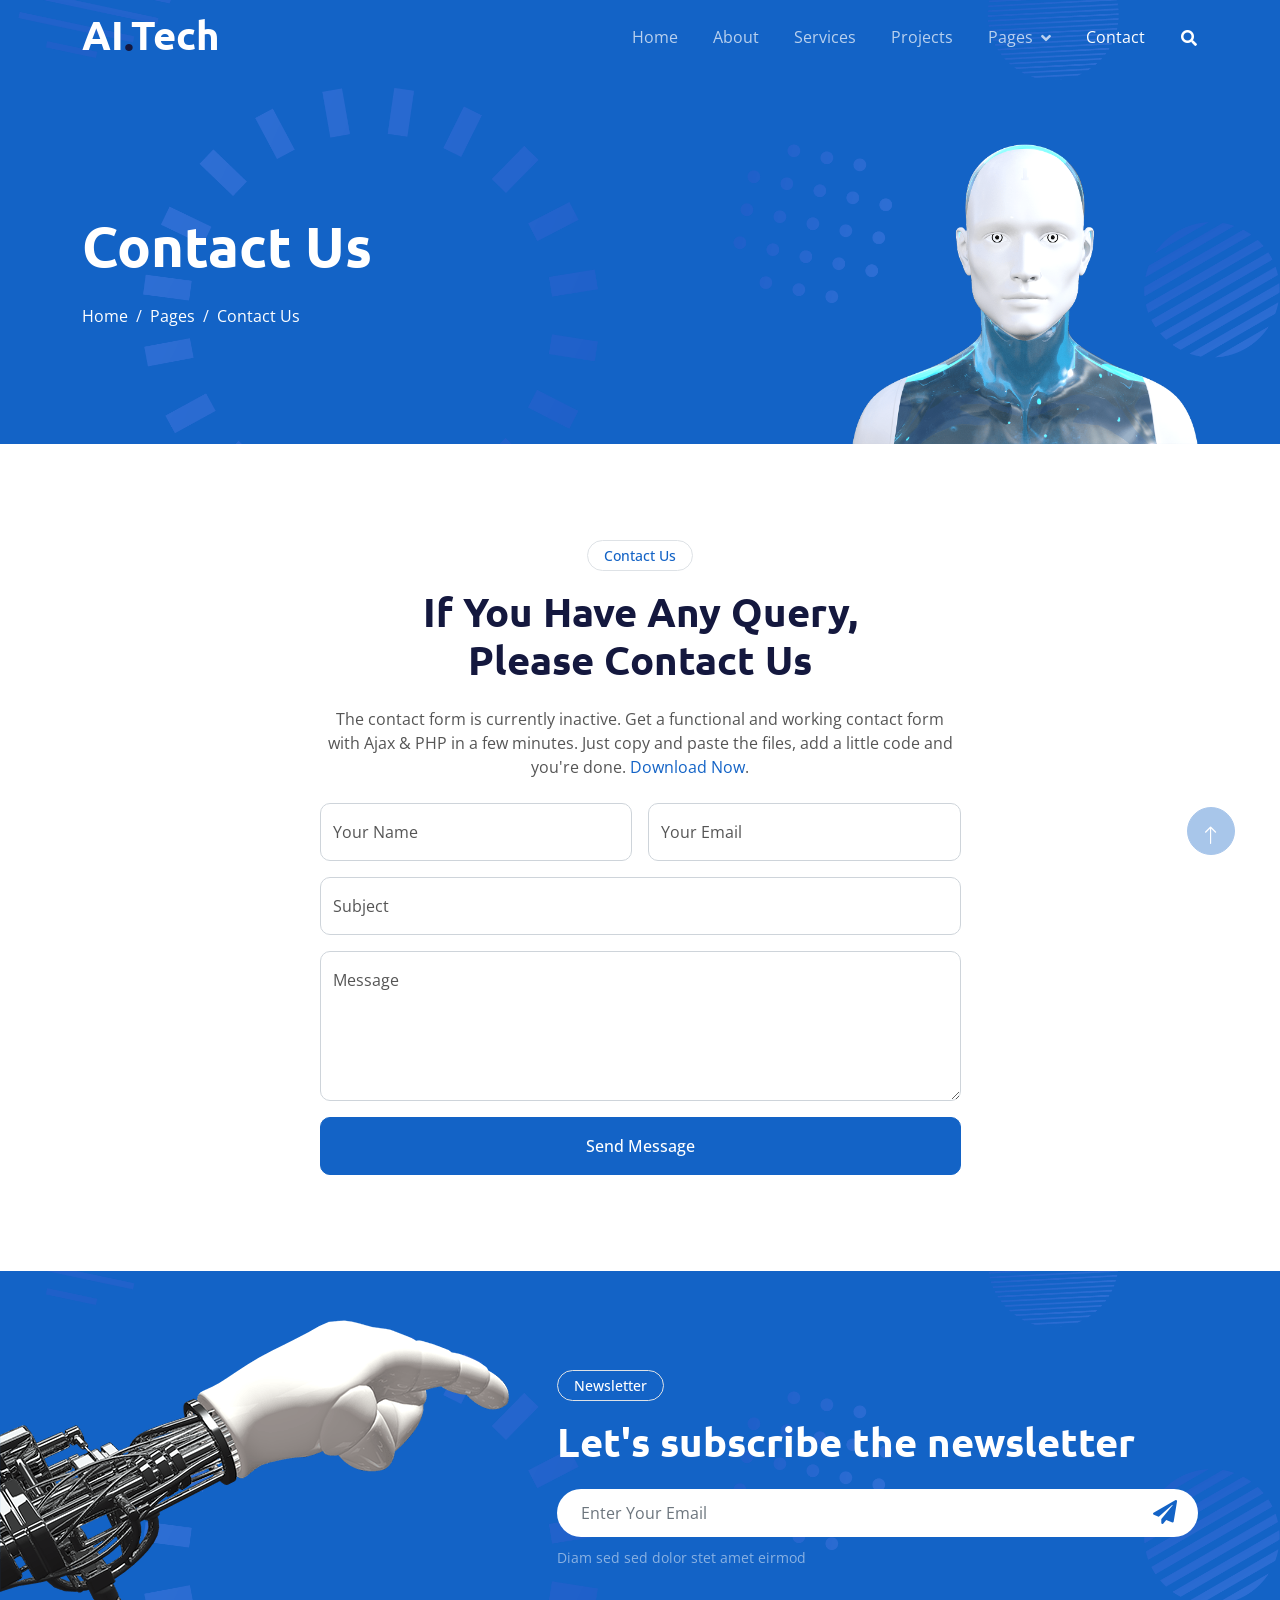
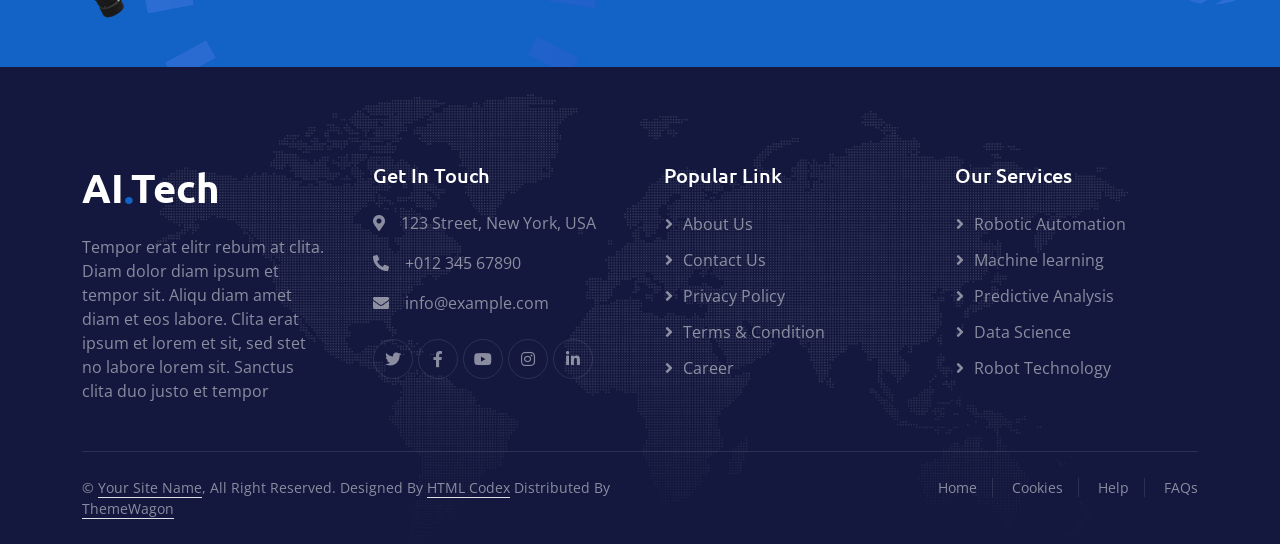
<file: AiTech.WebUI/wwwroot/AI-html-1.0.0/contact.html>
<!DOCTYPE html>
<html lang="en">

<head>
    <meta charset="utf-8">
    <title>AI.Tech - Artificial Intelligence HTML Template</title>
    <meta content="width=device-width, initial-scale=1.0" name="viewport">
    <meta content="" name="keywords">
    <meta content="" name="description">

    <!-- Favicon -->
    <link href="img/favicon.ico" rel="icon">

    <!-- Google Web Fonts -->
    <link rel="preconnect" href="https://fonts.googleapis.com">
    <link rel="preconnect" href="https://fonts.gstatic.com" crossorigin>
    <link href="https://fonts.googleapis.com/css2?family=Open+Sans:wght@400;600&family=Ubuntu:wght@500;700&display=swap"
        rel="stylesheet">

    <!-- Icon Font Stylesheet -->
    <link href="https://cdnjs.cloudflare.com/ajax/libs/font-awesome/5.10.0/css/all.min.css" rel="stylesheet">
    <link href="https://cdn.jsdelivr.net/npm/bootstrap-icons@1.4.1/font/bootstrap-icons.css" rel="stylesheet">

    <!-- Libraries Stylesheet -->
    <link href="lib/animate/animate.min.css" rel="stylesheet">
    <link href="lib/owlcarousel/assets/owl.carousel.min.css" rel="stylesheet">

    <!-- Customized Bootstrap Stylesheet -->
    <link href="css/bootstrap.min.css" rel="stylesheet">

    <!-- Template Stylesheet -->
    <link href="css/style.css" rel="stylesheet">
</head>

<body>
    <!-- Spinner Start -->
    <div id="spinner"
        class="show bg-white position-fixed translate-middle w-100 vh-100 top-50 start-50 d-flex align-items-center justify-content-center">
        <div class="spinner-grow text-primary" style="width: 3rem; height: 3rem;" role="status">
            <span class="sr-only">Loading...</span>
        </div>
    </div>
    <!-- Spinner End -->


    <!-- Navbar Start -->
    <div class="container-fluid sticky-top">
        <div class="container">
            <nav class="navbar navbar-expand-lg navbar-dark p-0">
                <a href="index.html" class="navbar-brand">
                    <h1 class="text-white">AI<span class="text-dark">.</span>Tech</h1>
                </a>
                <button type="button" class="navbar-toggler ms-auto me-0" data-bs-toggle="collapse"
                    data-bs-target="#navbarCollapse">
                    <span class="navbar-toggler-icon"></span>
                </button>
                <div class="collapse navbar-collapse" id="navbarCollapse">
                    <div class="navbar-nav ms-auto">
                        <a href="index.html" class="nav-item nav-link">Home</a>
                        <a href="about.html" class="nav-item nav-link">About</a>
                        <a href="service.html" class="nav-item nav-link">Services</a>
                        <a href="project.html" class="nav-item nav-link">Projects</a>
                        <div class="nav-item dropdown">
                            <a href="#" class="nav-link dropdown-toggle" data-bs-toggle="dropdown">Pages</a>
                            <div class="dropdown-menu bg-light mt-2">
                                <a href="feature.html" class="dropdown-item">Features</a>
                                <a href="team.html" class="dropdown-item">Our Team</a>
                                <a href="faq.html" class="dropdown-item">FAQs</a>
                                <a href="testimonial.html" class="dropdown-item">Testimonial</a>
                                <a href="404.html" class="dropdown-item">404 Page</a>
                            </div>
                        </div>
                        <a href="contact.html" class="nav-item nav-link active">Contact</a>
                    </div>
                    <butaton type="button" class="btn text-white p-0 d-none d-lg-block" data-bs-toggle="modal"
                        data-bs-target="#searchModal"><i class="fa fa-search"></i></butaton>
                </div>
            </nav>
        </div>
    </div>
    <!-- Navbar End -->


    <!-- Hero Start -->
    <div class="container-fluid pt-5 bg-primary hero-header">
        <div class="container pt-5">
            <div class="row g-5 pt-5">
                <div class="col-lg-6 align-self-center text-center text-lg-start mb-lg-5">
                    <h1 class="display-4 text-white mb-4 animated slideInRight">Contact Us</h1>
                    <nav aria-label="breadcrumb">
                        <ol class="breadcrumb justify-content-center justify-content-lg-start mb-0">
                            <li class="breadcrumb-item"><a class="text-white" href="#">Home</a></li>
                            <li class="breadcrumb-item"><a class="text-white" href="#">Pages</a></li>
                            <li class="breadcrumb-item text-white active" aria-current="page">Contact Us</li>
                        </ol>
                    </nav>
                </div>
                <div class="col-lg-6 align-self-end text-center text-lg-end">
                    <img class="img-fluid" src="img/hero-img.png" alt="" style="max-height: 300px;">
                </div>
            </div>
        </div>
    </div>
    <!-- Hero End -->


    <!-- Full Screen Search Start -->
    <div class="modal fade" id="searchModal" tabindex="-1">
        <div class="modal-dialog modal-fullscreen">
            <div class="modal-content" style="background: rgba(20, 24, 62, 0.7);">
                <div class="modal-header border-0">
                    <button type="button" class="btn btn-square bg-white btn-close" data-bs-dismiss="modal"
                        aria-label="Close"></button>
                </div>
                <div class="modal-body d-flex align-items-center justify-content-center">
                    <div class="input-group" style="max-width: 600px;">
                        <input type="text" class="form-control bg-transparent border-light p-3"
                            placeholder="Type search keyword">
                        <button class="btn btn-light px-4"><i class="bi bi-search"></i></button>
                    </div>
                </div>
            </div>
        </div>
    </div>
    <!-- Full Screen Search End -->


    <!-- Contact Start -->
    <div class="container-fluid py-5">
        <div class="container py-5">
            <div class="mx-auto text-center wow fadeIn" data-wow-delay="0.1s" style="max-width: 500px;">
                <div class="btn btn-sm border rounded-pill text-primary px-3 mb-3">Contact Us</div>
                <h1 class="mb-4">If You Have Any Query, Please Contact Us</h1>
            </div>
            <div class="row justify-content-center">
                <div class="col-lg-7">
                    <p class="text-center mb-4">The contact form is currently inactive. Get a functional and working contact form with Ajax & PHP in a few minutes. Just copy and paste the files, add a little code and you're done. <a href="https://htmlcodex.com/contact-form">Download Now</a>.</p>
                    <div class="wow fadeIn" data-wow-delay="0.3s">
                        <form>
                            <div class="row g-3">
                                <div class="col-md-6">
                                    <div class="form-floating">
                                        <input type="text" class="form-control" id="name" placeholder="Your Name">
                                        <label for="name">Your Name</label>
                                    </div>
                                </div>
                                <div class="col-md-6">
                                    <div class="form-floating">
                                        <input type="email" class="form-control" id="email" placeholder="Your Email">
                                        <label for="email">Your Email</label>
                                    </div>
                                </div>
                                <div class="col-12">
                                    <div class="form-floating">
                                        <input type="text" class="form-control" id="subject" placeholder="Subject">
                                        <label for="subject">Subject</label>
                                    </div>
                                </div>
                                <div class="col-12">
                                    <div class="form-floating">
                                        <textarea class="form-control" placeholder="Leave a message here" id="message" style="height: 150px"></textarea>
                                        <label for="message">Message</label>
                                    </div>
                                </div>
                                <div class="col-12">
                                    <button class="btn btn-primary w-100 py-3" type="submit">Send Message</button>
                                </div>
                            </div>
                        </form>
                    </div>
                </div>
            </div>
        </div>
    </div>
    <!-- Contact End -->
        

    <!-- Newsletter Start -->
    <div class="container-fluid bg-primary newsletter py-5">
        <div class="container">
            <div class="row g-5 align-items-center">
                <div class="col-md-5 ps-lg-0 pt-5 pt-md-0 text-start wow fadeIn" data-wow-delay="0.3s">
                    <img class="img-fluid" src="img/newsletter.png" alt="">
                </div>
                <div class="col-md-7 py-5 newsletter-text wow fadeIn" data-wow-delay="0.5s">
                    <div class="btn btn-sm border rounded-pill text-white px-3 mb-3">Newsletter</div>
                    <h1 class="text-white mb-4">Let's subscribe the newsletter</h1>
                    <div class="position-relative w-100 mt-3 mb-2">
                        <input class="form-control border-0 rounded-pill w-100 ps-4 pe-5" type="text"
                            placeholder="Enter Your Email" style="height: 48px;">
                        <button type="button" class="btn shadow-none position-absolute top-0 end-0 mt-1 me-2"><i
                                class="fa fa-paper-plane text-primary fs-4"></i></button>
                    </div>
                    <small class="text-white-50">Diam sed sed dolor stet amet eirmod</small>
                </div>
            </div>
        </div>
    </div>
    <!-- Newsletter End -->


    <!-- Footer Start -->
    <div class="container-fluid bg-dark text-white-50 footer pt-5">
        <div class="container py-5">
            <div class="row g-5">
                <div class="col-md-6 col-lg-3 wow fadeIn" data-wow-delay="0.1s">
                    <a href="index.html" class="d-inline-block mb-3">
                        <h1 class="text-white">AI<span class="text-primary">.</span>Tech</h1>
                    </a>
                    <p class="mb-0">Tempor erat elitr rebum at clita. Diam dolor diam ipsum et tempor sit. Aliqu diam
                        amet diam et eos labore. Clita erat ipsum et lorem et sit, sed stet no labore lorem sit. Sanctus
                        clita duo justo et tempor</p>
                </div>
                <div class="col-md-6 col-lg-3 wow fadeIn" data-wow-delay="0.3s">
                    <h5 class="text-white mb-4">Get In Touch</h5>
                    <p><i class="fa fa-map-marker-alt me-3"></i>123 Street, New York, USA</p>
                    <p><i class="fa fa-phone-alt me-3"></i>+012 345 67890</p>
                    <p><i class="fa fa-envelope me-3"></i>info@example.com</p>
                    <div class="d-flex pt-2">
                        <a class="btn btn-outline-light btn-social" href=""><i class="fab fa-twitter"></i></a>
                        <a class="btn btn-outline-light btn-social" href=""><i class="fab fa-facebook-f"></i></a>
                        <a class="btn btn-outline-light btn-social" href=""><i class="fab fa-youtube"></i></a>
                        <a class="btn btn-outline-light btn-social" href=""><i class="fab fa-instagram"></i></a>
                        <a class="btn btn-outline-light btn-social" href=""><i class="fab fa-linkedin-in"></i></a>
                    </div>
                </div>
                <div class="col-md-6 col-lg-3 wow fadeIn" data-wow-delay="0.5s">
                    <h5 class="text-white mb-4">Popular Link</h5>
                    <a class="btn btn-link" href="">About Us</a>
                    <a class="btn btn-link" href="">Contact Us</a>
                    <a class="btn btn-link" href="">Privacy Policy</a>
                    <a class="btn btn-link" href="">Terms & Condition</a>
                    <a class="btn btn-link" href="">Career</a>
                </div>
                <div class="col-md-6 col-lg-3 wow fadeIn" data-wow-delay="0.7s">
                    <h5 class="text-white mb-4">Our Services</h5>
                    <a class="btn btn-link" href="">Robotic Automation</a>
                    <a class="btn btn-link" href="">Machine learning</a>
                    <a class="btn btn-link" href="">Predictive Analysis</a>
                    <a class="btn btn-link" href="">Data Science</a>
                    <a class="btn btn-link" href="">Robot Technology</a>
                </div>
            </div>
        </div>
        <div class="container wow fadeIn" data-wow-delay="0.1s">
            <div class="copyright">
                <div class="row">
                    <div class="col-md-6 text-center text-md-start mb-3 mb-md-0">
                        &copy; <a class="border-bottom" href="#">Your Site Name</a>, All Right Reserved.

                        <!--/*** This template is free as long as you keep the footer author’s credit link/attribution link/backlink. If you'd like to use the template without the footer author’s credit link/attribution link/backlink, you can purchase the Credit Removal License from "https://htmlcodex.com/credit-removal". Thank you for your support. ***/-->
                        Designed By <a class="border-bottom" href="https://htmlcodex.com">HTML Codex</a> Distributed By <a class="border-bottom" href="https://themewagon.com">ThemeWagon</a>
                    </div>
                    <div class="col-md-6 text-center text-md-end">
                        <div class="footer-menu">
                            <a href="">Home</a>
                            <a href="">Cookies</a>
                            <a href="">Help</a>
                            <a href="">FAQs</a>
                        </div>
                    </div>
                </div>
            </div>
        </div>
    </div>
    <!-- Footer End -->


    <!-- Back to Top -->
    <a href="#" class="btn btn-lg btn-primary btn-lg-square back-to-top pt-2"><i class="bi bi-arrow-up"></i></a>


    <!-- JavaScript Libraries -->
    <script src="https://ajax.googleapis.com/ajax/libs/jquery/3.6.1/jquery.min.js"></script>
    <script src="https://cdn.jsdelivr.net/npm/bootstrap@5.0.0/dist/js/bootstrap.bundle.min.js"></script>
    <script src="lib/wow/wow.min.js"></script>
    <script src="lib/easing/easing.min.js"></script>
    <script src="lib/waypoints/waypoints.min.js"></script>
    <script src="lib/counterup/counterup.min.js"></script>
    <script src="lib/owlcarousel/owl.carousel.min.js"></script>

    <!-- Template Javascript -->
    <script src="js/main.js"></script>
</body>

</html>
</file>
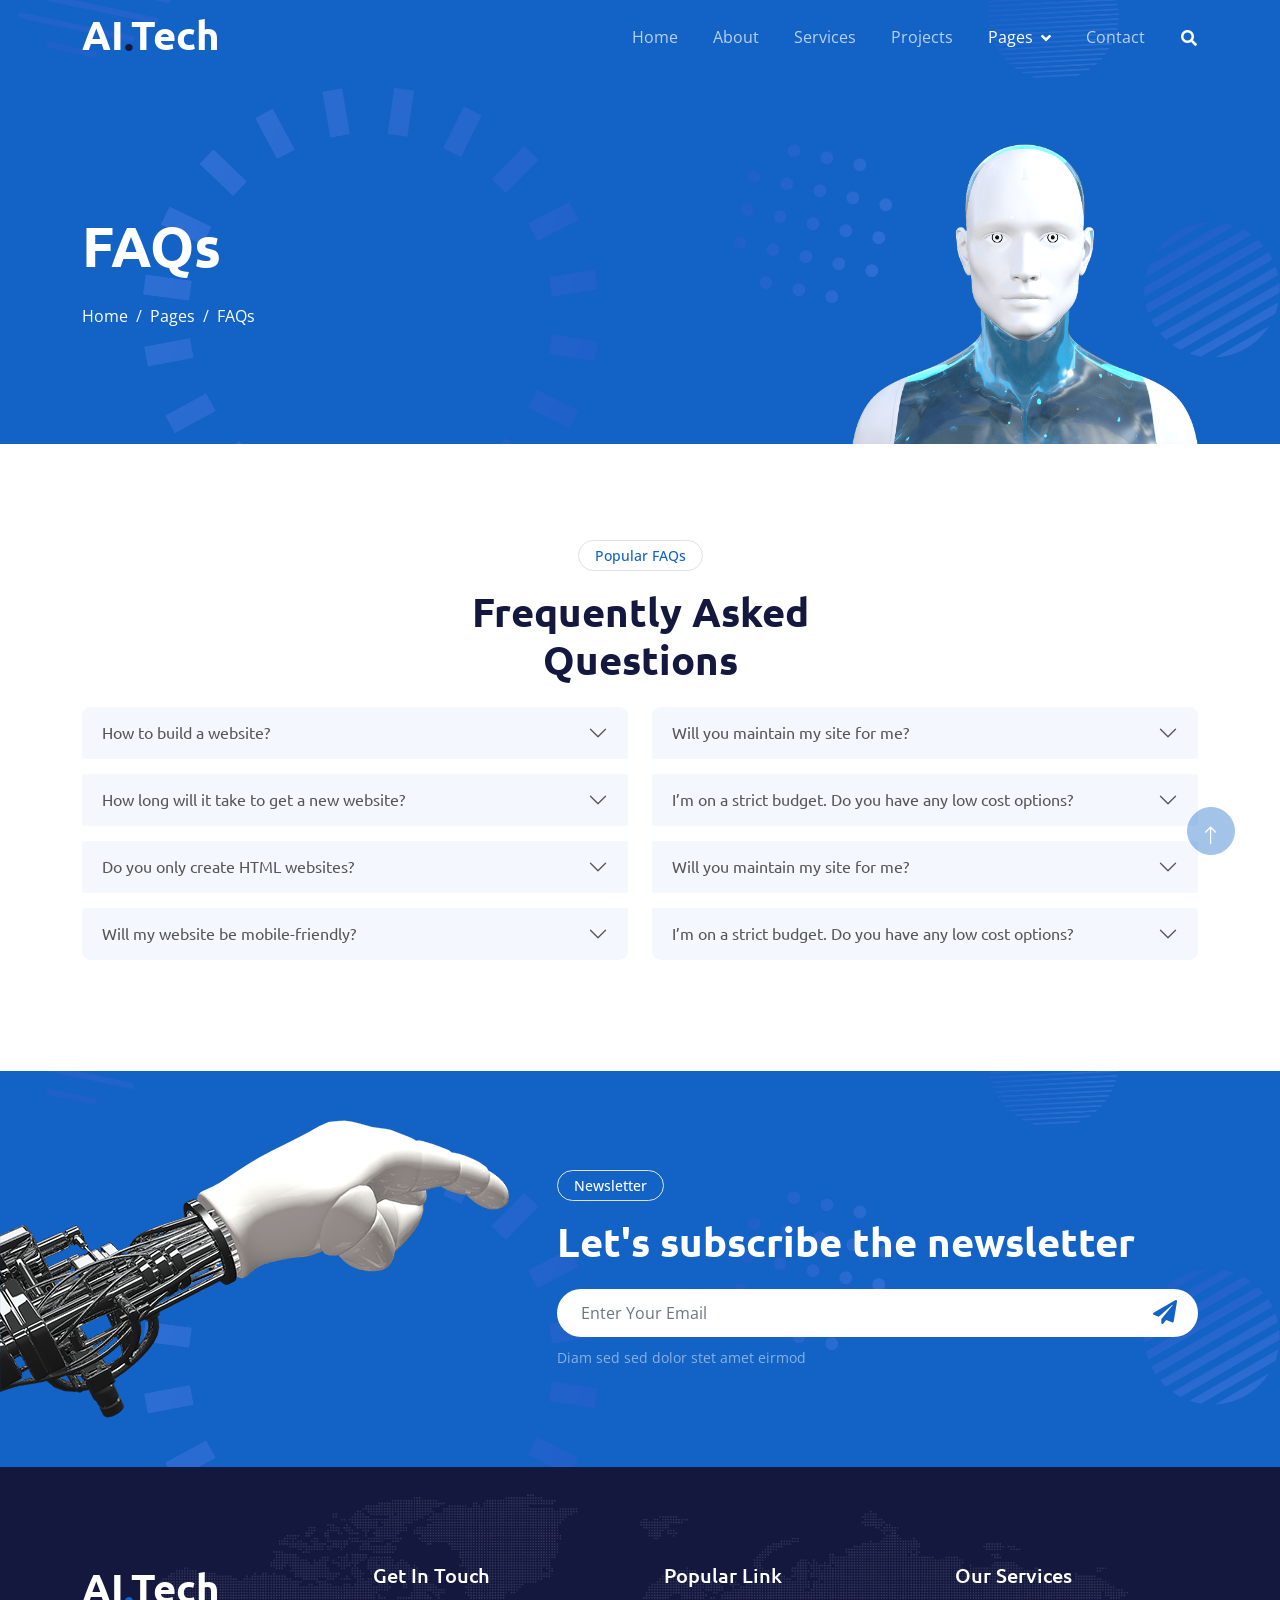
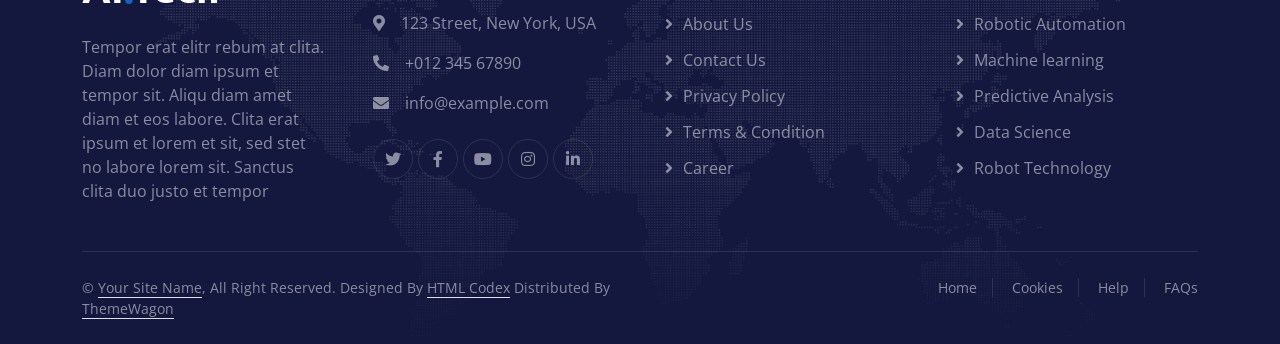
<file: AiTech.WebUI/wwwroot/AI-html-1.0.0/faq.html>
<!DOCTYPE html>
<html lang="en">

<head>
    <meta charset="utf-8">
    <title>AI.Tech - Artificial Intelligence HTML Template</title>
    <meta content="width=device-width, initial-scale=1.0" name="viewport">
    <meta content="" name="keywords">
    <meta content="" name="description">

    <!-- Favicon -->
    <link href="img/favicon.ico" rel="icon">

    <!-- Google Web Fonts -->
    <link rel="preconnect" href="https://fonts.googleapis.com">
    <link rel="preconnect" href="https://fonts.gstatic.com" crossorigin>
    <link href="https://fonts.googleapis.com/css2?family=Open+Sans:wght@400;600&family=Ubuntu:wght@500;700&display=swap"
        rel="stylesheet">

    <!-- Icon Font Stylesheet -->
    <link href="https://cdnjs.cloudflare.com/ajax/libs/font-awesome/5.10.0/css/all.min.css" rel="stylesheet">
    <link href="https://cdn.jsdelivr.net/npm/bootstrap-icons@1.4.1/font/bootstrap-icons.css" rel="stylesheet">

    <!-- Libraries Stylesheet -->
    <link href="lib/animate/animate.min.css" rel="stylesheet">
    <link href="lib/owlcarousel/assets/owl.carousel.min.css" rel="stylesheet">

    <!-- Customized Bootstrap Stylesheet -->
    <link href="css/bootstrap.min.css" rel="stylesheet">

    <!-- Template Stylesheet -->
    <link href="css/style.css" rel="stylesheet">
</head>

<body>
    <!-- Spinner Start -->
    <div id="spinner"
        class="show bg-white position-fixed translate-middle w-100 vh-100 top-50 start-50 d-flex align-items-center justify-content-center">
        <div class="spinner-grow text-primary" style="width: 3rem; height: 3rem;" role="status">
            <span class="sr-only">Loading...</span>
        </div>
    </div>
    <!-- Spinner End -->


    <!-- Navbar Start -->
    <div class="container-fluid sticky-top">
        <div class="container">
            <nav class="navbar navbar-expand-lg navbar-dark p-0">
                <a href="index.html" class="navbar-brand">
                    <h1 class="text-white">AI<span class="text-dark">.</span>Tech</h1>
                </a>
                <button type="button" class="navbar-toggler ms-auto me-0" data-bs-toggle="collapse"
                    data-bs-target="#navbarCollapse">
                    <span class="navbar-toggler-icon"></span>
                </button>
                <div class="collapse navbar-collapse" id="navbarCollapse">
                    <div class="navbar-nav ms-auto">
                        <a href="index.html" class="nav-item nav-link">Home</a>
                        <a href="about.html" class="nav-item nav-link">About</a>
                        <a href="service.html" class="nav-item nav-link">Services</a>
                        <a href="project.html" class="nav-item nav-link">Projects</a>
                        <div class="nav-item dropdown">
                            <a href="#" class="nav-link dropdown-toggle active" data-bs-toggle="dropdown">Pages</a>
                            <div class="dropdown-menu bg-light mt-2">
                                <a href="feature.html" class="dropdown-item">Features</a>
                                <a href="team.html" class="dropdown-item">Our Team</a>
                                <a href="faq.html" class="dropdown-item active">FAQs</a>
                                <a href="testimonial.html" class="dropdown-item">Testimonial</a>
                                <a href="404.html" class="dropdown-item">404 Page</a>
                            </div>
                        </div>
                        <a href="contact.html" class="nav-item nav-link">Contact</a>
                    </div>
                    <butaton type="button" class="btn text-white p-0 d-none d-lg-block" data-bs-toggle="modal"
                        data-bs-target="#searchModal"><i class="fa fa-search"></i></butaton>
                </div>
            </nav>
        </div>
    </div>
    <!-- Navbar End -->


    <!-- Hero Start -->
    <div class="container-fluid pt-5 bg-primary hero-header">
        <div class="container pt-5">
            <div class="row g-5 pt-5">
                <div class="col-lg-6 align-self-center text-center text-lg-start mb-lg-5">
                    <h1 class="display-4 text-white mb-4 animated slideInRight">FAQs</h1>
                    <nav aria-label="breadcrumb">
                        <ol class="breadcrumb justify-content-center justify-content-lg-start mb-0">
                            <li class="breadcrumb-item"><a class="text-white" href="#">Home</a></li>
                            <li class="breadcrumb-item"><a class="text-white" href="#">Pages</a></li>
                            <li class="breadcrumb-item text-white active" aria-current="page">FAQs</li>
                        </ol>
                    </nav>
                </div>
                <div class="col-lg-6 align-self-end text-center text-lg-end">
                    <img class="img-fluid" src="img/hero-img.png" alt="" style="max-height: 300px;">
                </div>
            </div>
        </div>
    </div>
    <!-- Hero End -->


    <!-- Full Screen Search Start -->
    <div class="modal fade" id="searchModal" tabindex="-1">
        <div class="modal-dialog modal-fullscreen">
            <div class="modal-content" style="background: rgba(20, 24, 62, 0.7);">
                <div class="modal-header border-0">
                    <button type="button" class="btn btn-square bg-white btn-close" data-bs-dismiss="modal"
                        aria-label="Close"></button>
                </div>
                <div class="modal-body d-flex align-items-center justify-content-center">
                    <div class="input-group" style="max-width: 600px;">
                        <input type="text" class="form-control bg-transparent border-light p-3"
                            placeholder="Type search keyword">
                        <button class="btn btn-light px-4"><i class="bi bi-search"></i></button>
                    </div>
                </div>
            </div>
        </div>
    </div>
    <!-- Full Screen Search End -->


    <!-- FAQs Start -->
    <div class="container-fluid py-5">
        <div class="container py-5">
            <div class="mx-auto text-center wow fadeIn" data-wow-delay="0.1s" style="max-width: 500px;">
                <div class="btn btn-sm border rounded-pill text-primary px-3 mb-3">Popular FAQs</div>
                <h1 class="mb-4">Frequently Asked Questions</h1>
            </div>
            <div class="row">
                <div class="col-lg-6">
                    <div class="accordion" id="accordionFAQ1">
                        <div class="accordion-item wow fadeIn" data-wow-delay="0.1s">
                            <h2 class="accordion-header" id="headingOne">
                                <button class="accordion-button collapsed" type="button" data-bs-toggle="collapse"
                                    data-bs-target="#collapseOne" aria-expanded="false" aria-controls="collapseOne">
                                    How to build a website?
                                </button>
                            </h2>
                            <div id="collapseOne" class="accordion-collapse collapse" aria-labelledby="headingOne"
                                data-bs-parent="#accordionFAQ1">
                                <div class="accordion-body">
                                    Dolor nonumy tempor elitr et rebum ipsum sit duo duo. Diam sed sed magna et magna diam aliquyam amet dolore ipsum erat duo. Sit rebum magna duo labore no diam.
                                </div>
                            </div>
                        </div>
                        <div class="accordion-item wow fadeIn" data-wow-delay="0.2s">
                            <h2 class="accordion-header" id="headingTwo">
                                <button class="accordion-button collapsed" type="button" data-bs-toggle="collapse"
                                    data-bs-target="#collapseTwo" aria-expanded="false" aria-controls="collapseTwo">
                                    How long will it take to get a new website?
                                </button>
                            </h2>
                            <div id="collapseTwo" class="accordion-collapse collapse" aria-labelledby="headingTwo"
                                data-bs-parent="#accordionFAQ1">
                                <div class="accordion-body">
                                    Dolor nonumy tempor elitr et rebum ipsum sit duo duo. Diam sed sed magna et magna diam aliquyam amet dolore ipsum erat duo. Sit rebum magna duo labore no diam.
                                </div>
                            </div>
                        </div>
                        <div class="accordion-item wow fadeIn" data-wow-delay="0.3s">
                            <h2 class="accordion-header" id="headingThree">
                                <button class="accordion-button collapsed" type="button" data-bs-toggle="collapse"
                                    data-bs-target="#collapseThree" aria-expanded="false" aria-controls="collapseThree">
                                    Do you only create HTML websites?
                                </button>
                            </h2>
                            <div id="collapseThree" class="accordion-collapse collapse" aria-labelledby="headingThree"
                                data-bs-parent="#accordionFAQ1">
                                <div class="accordion-body">
                                    Dolor nonumy tempor elitr et rebum ipsum sit duo duo. Diam sed sed magna et magna diam aliquyam amet dolore ipsum erat duo. Sit rebum magna duo labore no diam.
                                </div>
                            </div>
                        </div>
                        <div class="accordion-item wow fadeIn" data-wow-delay="0.4s">
                            <h2 class="accordion-header" id="headingFour">
                                <button class="accordion-button collapsed" type="button" data-bs-toggle="collapse"
                                    data-bs-target="#collapseFour" aria-expanded="true" aria-controls="collapseFour">
                                    Will my website be mobile-friendly?
                                </button>
                            </h2>
                            <div id="collapseFour" class="accordion-collapse collapse" aria-labelledby="headingFour"
                                data-bs-parent="#accordionFAQ1">
                                <div class="accordion-body">
                                    Dolor nonumy tempor elitr et rebum ipsum sit duo duo. Diam sed sed magna et magna diam aliquyam amet dolore ipsum erat duo. Sit rebum magna duo labore no diam.
                                </div>
                            </div>
                        </div>
                    </div>
                </div>
                <div class="col-lg-6">
                    <div class="accordion" id="accordionFAQ2">
                        <div class="accordion-item wow fadeIn" data-wow-delay="0.5s">
                            <h2 class="accordion-header" id="headingFive">
                                <button class="accordion-button collapsed" type="button" data-bs-toggle="collapse"
                                    data-bs-target="#collapseFive" aria-expanded="false" aria-controls="collapseFive">
                                    Will you maintain my site for me?
                                </button>
                            </h2>
                            <div id="collapseFive" class="accordion-collapse collapse" aria-labelledby="headingFive"
                                data-bs-parent="#accordionFAQ2">
                                <div class="accordion-body">
                                    Dolor nonumy tempor elitr et rebum ipsum sit duo duo. Diam sed sed magna et magna diam aliquyam amet dolore ipsum erat duo. Sit rebum magna duo labore no diam.
                                </div>
                            </div>
                        </div>
                        <div class="accordion-item wow fadeIn" data-wow-delay="0.6s">
                            <h2 class="accordion-header" id="headingSix">
                                <button class="accordion-button collapsed" type="button" data-bs-toggle="collapse"
                                    data-bs-target="#collapseSix" aria-expanded="false" aria-controls="collapseSix">
                                    I’m on a strict budget. Do you have any low cost options?
                                </button>
                            </h2>
                            <div id="collapseSix" class="accordion-collapse collapse" aria-labelledby="headingSix"
                                data-bs-parent="#accordionFAQ2">
                                <div class="accordion-body">
                                    Dolor nonumy tempor elitr et rebum ipsum sit duo duo. Diam sed sed magna et magna diam aliquyam amet dolore ipsum erat duo. Sit rebum magna duo labore no diam.
                                </div>
                            </div>
                        </div>
                        <div class="accordion-item wow fadeIn" data-wow-delay="0.7s">
                            <h2 class="accordion-header" id="headingSeven">
                                <button class="accordion-button collapsed" type="button" data-bs-toggle="collapse"
                                    data-bs-target="#collapseSeven" aria-expanded="false" aria-controls="collapseSeven">
                                    Will you maintain my site for me?
                                </button>
                            </h2>
                            <div id="collapseSeven" class="accordion-collapse collapse" aria-labelledby="headingSeven"
                                data-bs-parent="#accordionFAQ2">
                                <div class="accordion-body">
                                    Dolor nonumy tempor elitr et rebum ipsum sit duo duo. Diam sed sed magna et magna diam aliquyam amet dolore ipsum erat duo. Sit rebum magna duo labore no diam.
                                </div>
                            </div>
                        </div>
                        <div class="accordion-item wow fadeIn" data-wow-delay="0.8s">
                            <h2 class="accordion-header" id="headingEight">
                                <button class="accordion-button collapsed" type="button" data-bs-toggle="collapse"
                                    data-bs-target="#collapseEight" aria-expanded="false" aria-controls="collapseEight">
                                    I’m on a strict budget. Do you have any low cost options?
                                </button>
                            </h2>
                            <div id="collapseEight" class="accordion-collapse collapse" aria-labelledby="headingEight"
                                data-bs-parent="#accordionFAQ2">
                                <div class="accordion-body">
                                    Dolor nonumy tempor elitr et rebum ipsum sit duo duo. Diam sed sed magna et magna diam aliquyam amet dolore ipsum erat duo. Sit rebum magna duo labore no diam.
                                </div>
                            </div>
                        </div>
                    </div>
                </div>
            </div>
        </div>
    </div>
    <!-- FAQs Start -->


    <!-- Newsletter Start -->
    <div class="container-fluid bg-primary newsletter py-5">
        <div class="container">
            <div class="row g-5 align-items-center">
                <div class="col-md-5 ps-lg-0 pt-5 pt-md-0 text-start wow fadeIn" data-wow-delay="0.3s">
                    <img class="img-fluid" src="img/newsletter.png" alt="">
                </div>
                <div class="col-md-7 py-5 newsletter-text wow fadeIn" data-wow-delay="0.5s">
                    <div class="btn btn-sm border rounded-pill text-white px-3 mb-3">Newsletter</div>
                    <h1 class="text-white mb-4">Let's subscribe the newsletter</h1>
                    <div class="position-relative w-100 mt-3 mb-2">
                        <input class="form-control border-0 rounded-pill w-100 ps-4 pe-5" type="text"
                            placeholder="Enter Your Email" style="height: 48px;">
                        <button type="button" class="btn shadow-none position-absolute top-0 end-0 mt-1 me-2"><i
                                class="fa fa-paper-plane text-primary fs-4"></i></button>
                    </div>
                    <small class="text-white-50">Diam sed sed dolor stet amet eirmod</small>
                </div>
            </div>
        </div>
    </div>
    <!-- Newsletter End -->


    <!-- Footer Start -->
    <div class="container-fluid bg-dark text-white-50 footer pt-5">
        <div class="container py-5">
            <div class="row g-5">
                <div class="col-md-6 col-lg-3 wow fadeIn" data-wow-delay="0.1s">
                    <a href="index.html" class="d-inline-block mb-3">
                        <h1 class="text-white">AI<span class="text-primary">.</span>Tech</h1>
                    </a>
                    <p class="mb-0">Tempor erat elitr rebum at clita. Diam dolor diam ipsum et tempor sit. Aliqu diam
                        amet diam et eos labore. Clita erat ipsum et lorem et sit, sed stet no labore lorem sit. Sanctus
                        clita duo justo et tempor</p>
                </div>
                <div class="col-md-6 col-lg-3 wow fadeIn" data-wow-delay="0.3s">
                    <h5 class="text-white mb-4">Get In Touch</h5>
                    <p><i class="fa fa-map-marker-alt me-3"></i>123 Street, New York, USA</p>
                    <p><i class="fa fa-phone-alt me-3"></i>+012 345 67890</p>
                    <p><i class="fa fa-envelope me-3"></i>info@example.com</p>
                    <div class="d-flex pt-2">
                        <a class="btn btn-outline-light btn-social" href=""><i class="fab fa-twitter"></i></a>
                        <a class="btn btn-outline-light btn-social" href=""><i class="fab fa-facebook-f"></i></a>
                        <a class="btn btn-outline-light btn-social" href=""><i class="fab fa-youtube"></i></a>
                        <a class="btn btn-outline-light btn-social" href=""><i class="fab fa-instagram"></i></a>
                        <a class="btn btn-outline-light btn-social" href=""><i class="fab fa-linkedin-in"></i></a>
                    </div>
                </div>
                <div class="col-md-6 col-lg-3 wow fadeIn" data-wow-delay="0.5s">
                    <h5 class="text-white mb-4">Popular Link</h5>
                    <a class="btn btn-link" href="">About Us</a>
                    <a class="btn btn-link" href="">Contact Us</a>
                    <a class="btn btn-link" href="">Privacy Policy</a>
                    <a class="btn btn-link" href="">Terms & Condition</a>
                    <a class="btn btn-link" href="">Career</a>
                </div>
                <div class="col-md-6 col-lg-3 wow fadeIn" data-wow-delay="0.7s">
                    <h5 class="text-white mb-4">Our Services</h5>
                    <a class="btn btn-link" href="">Robotic Automation</a>
                    <a class="btn btn-link" href="">Machine learning</a>
                    <a class="btn btn-link" href="">Predictive Analysis</a>
                    <a class="btn btn-link" href="">Data Science</a>
                    <a class="btn btn-link" href="">Robot Technology</a>
                </div>
            </div>
        </div>
        <div class="container wow fadeIn" data-wow-delay="0.1s">
            <div class="copyright">
                <div class="row">
                    <div class="col-md-6 text-center text-md-start mb-3 mb-md-0">
                        &copy; <a class="border-bottom" href="#">Your Site Name</a>, All Right Reserved.

                        <!--/*** This template is free as long as you keep the footer author’s credit link/attribution link/backlink. If you'd like to use the template without the footer author’s credit link/attribution link/backlink, you can purchase the Credit Removal License from "https://htmlcodex.com/credit-removal". Thank you for your support. ***/-->
                        Designed By <a class="border-bottom" href="https://htmlcodex.com">HTML Codex</a> Distributed By <a class="border-bottom" href="https://themewagon.com">ThemeWagon</a>
                    </div>
                    <div class="col-md-6 text-center text-md-end">
                        <div class="footer-menu">
                            <a href="">Home</a>
                            <a href="">Cookies</a>
                            <a href="">Help</a>
                            <a href="">FAQs</a>
                        </div>
                    </div>
                </div>
            </div>
        </div>
    </div>
    <!-- Footer End -->


    <!-- Back to Top -->
    <a href="#" class="btn btn-lg btn-primary btn-lg-square back-to-top pt-2"><i class="bi bi-arrow-up"></i></a>


    <!-- JavaScript Libraries -->
    <script src="https://ajax.googleapis.com/ajax/libs/jquery/3.6.1/jquery.min.js"></script>
    <script src="https://cdn.jsdelivr.net/npm/bootstrap@5.0.0/dist/js/bootstrap.bundle.min.js"></script>
    <script src="lib/wow/wow.min.js"></script>
    <script src="lib/easing/easing.min.js"></script>
    <script src="lib/waypoints/waypoints.min.js"></script>
    <script src="lib/counterup/counterup.min.js"></script>
    <script src="lib/owlcarousel/owl.carousel.min.js"></script>

    <!-- Template Javascript -->
    <script src="js/main.js"></script>
</body>

</html>
</file>
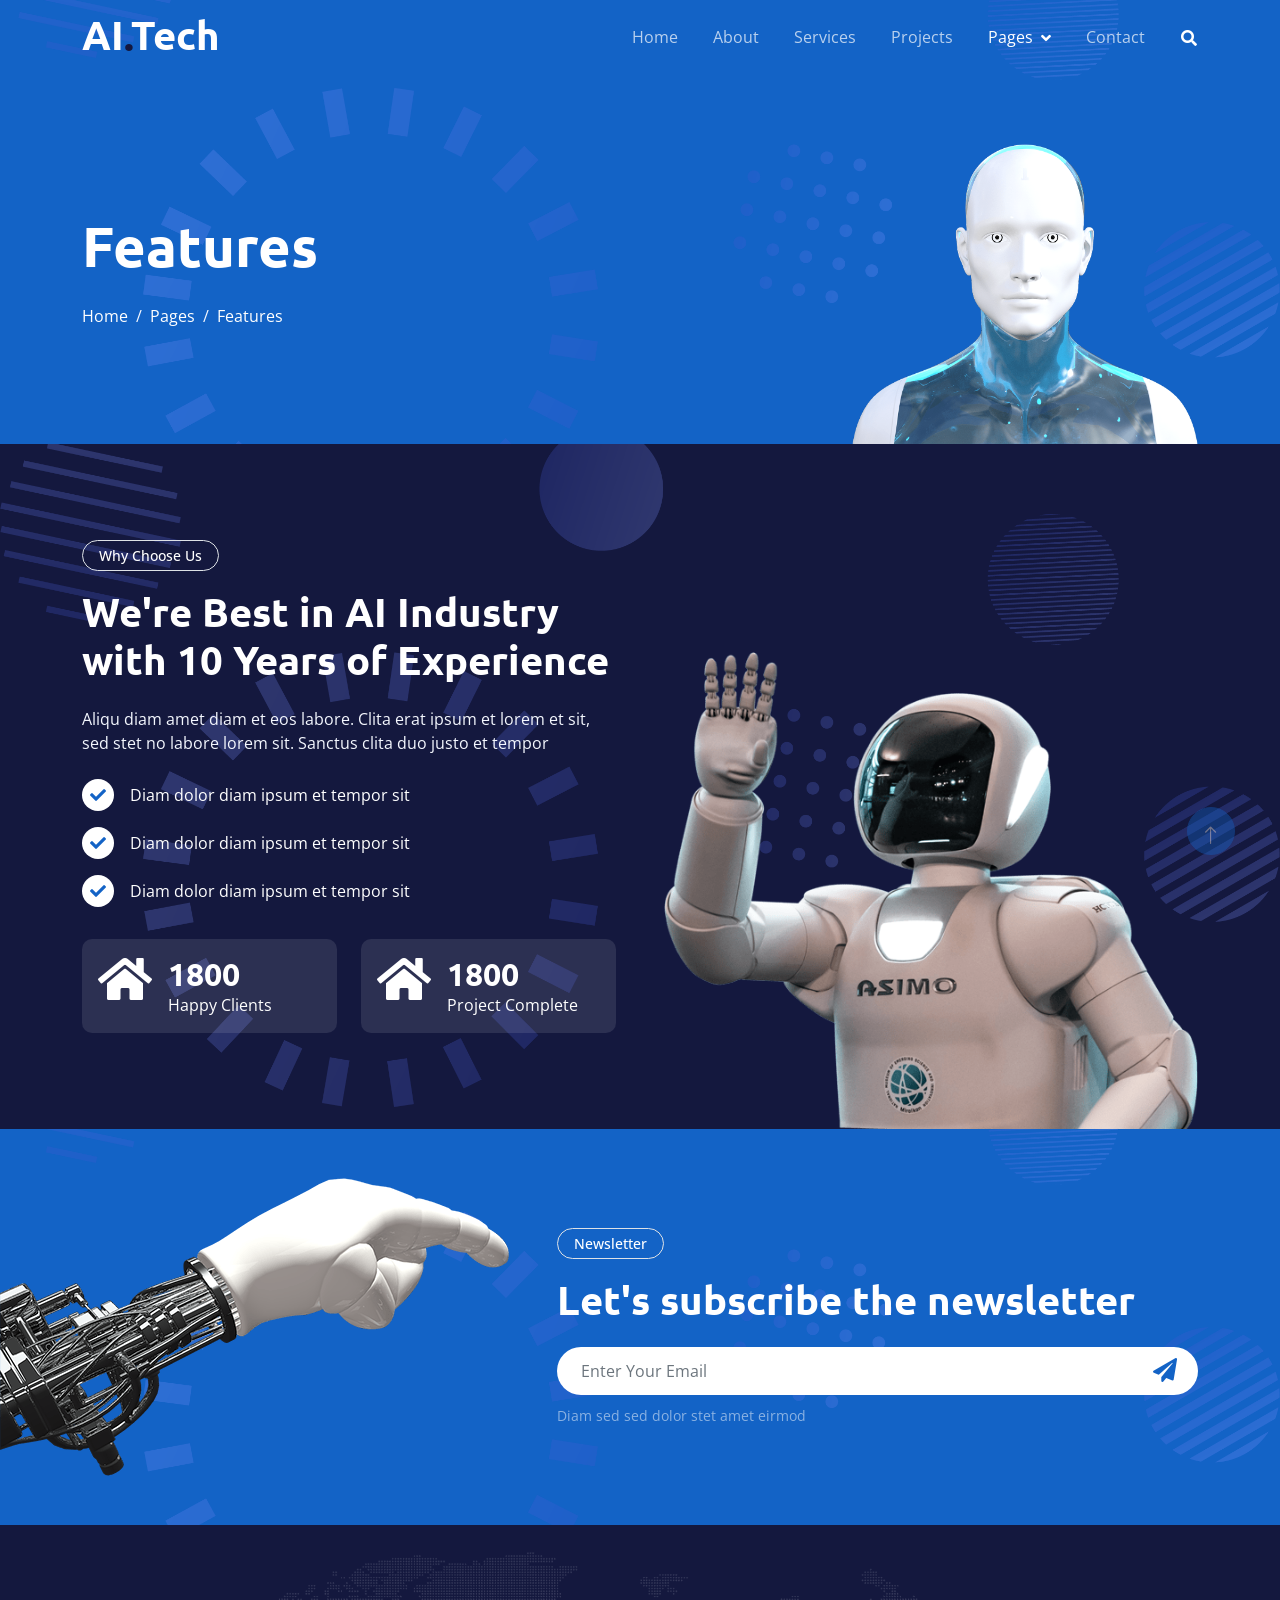
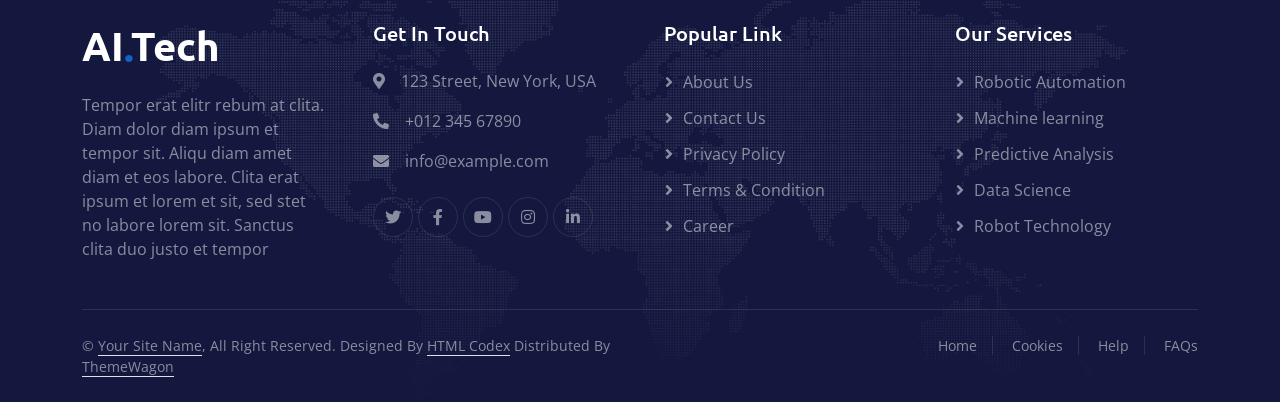
<file: AiTech.WebUI/wwwroot/AI-html-1.0.0/feature.html>
<!DOCTYPE html>
<html lang="en">

<head>
    <meta charset="utf-8">
    <title>AI.Tech - Artificial Intelligence HTML Template</title>
    <meta content="width=device-width, initial-scale=1.0" name="viewport">
    <meta content="" name="keywords">
    <meta content="" name="description">

    <!-- Favicon -->
    <link href="img/favicon.ico" rel="icon">

    <!-- Google Web Fonts -->
    <link rel="preconnect" href="https://fonts.googleapis.com">
    <link rel="preconnect" href="https://fonts.gstatic.com" crossorigin>
    <link href="https://fonts.googleapis.com/css2?family=Open+Sans:wght@400;600&family=Ubuntu:wght@500;700&display=swap"
        rel="stylesheet">

    <!-- Icon Font Stylesheet -->
    <link href="https://cdnjs.cloudflare.com/ajax/libs/font-awesome/5.10.0/css/all.min.css" rel="stylesheet">
    <link href="https://cdn.jsdelivr.net/npm/bootstrap-icons@1.4.1/font/bootstrap-icons.css" rel="stylesheet">

    <!-- Libraries Stylesheet -->
    <link href="lib/animate/animate.min.css" rel="stylesheet">
    <link href="lib/owlcarousel/assets/owl.carousel.min.css" rel="stylesheet">

    <!-- Customized Bootstrap Stylesheet -->
    <link href="css/bootstrap.min.css" rel="stylesheet">

    <!-- Template Stylesheet -->
    <link href="css/style.css" rel="stylesheet">
</head>

<body>
    <!-- Spinner Start -->
    <div id="spinner"
        class="show bg-white position-fixed translate-middle w-100 vh-100 top-50 start-50 d-flex align-items-center justify-content-center">
        <div class="spinner-grow text-primary" style="width: 3rem; height: 3rem;" role="status">
            <span class="sr-only">Loading...</span>
        </div>
    </div>
    <!-- Spinner End -->


    <!-- Navbar Start -->
    <div class="container-fluid sticky-top">
        <div class="container">
            <nav class="navbar navbar-expand-lg navbar-dark p-0">
                <a href="index.html" class="navbar-brand">
                    <h1 class="text-white">AI<span class="text-dark">.</span>Tech</h1>
                </a>
                <button type="button" class="navbar-toggler ms-auto me-0" data-bs-toggle="collapse"
                    data-bs-target="#navbarCollapse">
                    <span class="navbar-toggler-icon"></span>
                </button>
                <div class="collapse navbar-collapse" id="navbarCollapse">
                    <div class="navbar-nav ms-auto">
                        <a href="index.html" class="nav-item nav-link">Home</a>
                        <a href="about.html" class="nav-item nav-link">About</a>
                        <a href="service.html" class="nav-item nav-link">Services</a>
                        <a href="project.html" class="nav-item nav-link">Projects</a>
                        <div class="nav-item dropdown">
                            <a href="#" class="nav-link dropdown-toggle active" data-bs-toggle="dropdown">Pages</a>
                            <div class="dropdown-menu bg-light mt-2">
                                <a href="feature.html" class="dropdown-item active">Features</a>
                                <a href="team.html" class="dropdown-item">Our Team</a>
                                <a href="faq.html" class="dropdown-item">FAQs</a>
                                <a href="testimonial.html" class="dropdown-item">Testimonial</a>
                                <a href="404.html" class="dropdown-item">404 Page</a>
                            </div>
                        </div>
                        <a href="contact.html" class="nav-item nav-link">Contact</a>
                    </div>
                    <butaton type="button" class="btn text-white p-0 d-none d-lg-block" data-bs-toggle="modal"
                        data-bs-target="#searchModal"><i class="fa fa-search"></i></butaton>
                </div>
            </nav>
        </div>
    </div>
    <!-- Navbar End -->


    <!-- Hero Start -->
    <div class="container-fluid pt-5 bg-primary hero-header">
        <div class="container pt-5">
            <div class="row g-5 pt-5">
                <div class="col-lg-6 align-self-center text-center text-lg-start mb-lg-5">
                    <h1 class="display-4 text-white mb-4 animated slideInRight">Features</h1>
                    <nav aria-label="breadcrumb">
                        <ol class="breadcrumb justify-content-center justify-content-lg-start mb-0">
                            <li class="breadcrumb-item"><a class="text-white" href="#">Home</a></li>
                            <li class="breadcrumb-item"><a class="text-white" href="#">Pages</a></li>
                            <li class="breadcrumb-item text-white active" aria-current="page">Features</li>
                        </ol>
                    </nav>
                </div>
                <div class="col-lg-6 align-self-end text-center text-lg-end">
                    <img class="img-fluid" src="img/hero-img.png" alt="" style="max-height: 300px;">
                </div>
            </div>
        </div>
    </div>
    <!-- Hero End -->


    <!-- Full Screen Search Start -->
    <div class="modal fade" id="searchModal" tabindex="-1">
        <div class="modal-dialog modal-fullscreen">
            <div class="modal-content" style="background: rgba(20, 24, 62, 0.7);">
                <div class="modal-header border-0">
                    <button type="button" class="btn btn-square bg-white btn-close" data-bs-dismiss="modal"
                        aria-label="Close"></button>
                </div>
                <div class="modal-body d-flex align-items-center justify-content-center">
                    <div class="input-group" style="max-width: 600px;">
                        <input type="text" class="form-control bg-transparent border-light p-3"
                            placeholder="Type search keyword">
                        <button class="btn btn-light px-4"><i class="bi bi-search"></i></button>
                    </div>
                </div>
            </div>
        </div>
    </div>
    <!-- Full Screen Search End -->


    <!-- Feature Start -->
    <div class="container-fluid bg-dark feature pt-5">
        <div class="container pt-5">
            <div class="row g-5">
                <div class="col-lg-6 align-self-center mb-md-5 pb-md-5 wow fadeIn" data-wow-delay="0.3s">
                    <div class="btn btn-sm border rounded-pill text-white px-3 mb-3">Why Choose Us</div>
                    <h1 class="text-white mb-4">We're Best in AI Industry with 10 Years of Experience</h1>
                    <p class="text-light mb-4">Aliqu diam amet diam et eos labore. Clita erat ipsum et lorem et sit, sed
                        stet no labore lorem sit. Sanctus clita duo justo et tempor</p>
                    <div class="d-flex align-items-center text-white mb-3">
                        <div class="btn-sm-square bg-white text-primary rounded-circle me-3">
                            <i class="fa fa-check"></i>
                        </div>
                        <span>Diam dolor diam ipsum et tempor sit</span>
                    </div>
                    <div class="d-flex align-items-center text-white mb-3">
                        <div class="btn-sm-square bg-white text-primary rounded-circle me-3">
                            <i class="fa fa-check"></i>
                        </div>
                        <span>Diam dolor diam ipsum et tempor sit</span>
                    </div>
                    <div class="d-flex align-items-center text-white mb-3">
                        <div class="btn-sm-square bg-white text-primary rounded-circle me-3">
                            <i class="fa fa-check"></i>
                        </div>
                        <span>Diam dolor diam ipsum et tempor sit</span>
                    </div>
                    <div class="row g-4 pt-3">
                        <div class="col-sm-6">
                            <div class="d-flex rounded p-3" style="background: rgba(256, 256, 256, 0.1);">
                                <i class="fa fa-home fa-3x text-white"></i>
                                <div class="ms-3">
                                    <h2 class="text-white mb-0" data-toggle="counter-up">9999</h2>
                                    <p class="text-white mb-0">Happy Clients</p>
                                </div>
                            </div>
                        </div>
                        <div class="col-sm-6">
                            <div class="d-flex rounded p-3" style="background: rgba(256, 256, 256, 0.1);">
                                <i class="fa fa-home fa-3x text-white"></i>
                                <div class="ms-3">
                                    <h2 class="text-white mb-0" data-toggle="counter-up">9999</h2>
                                    <p class="text-white mb-0">Project Complete</p>
                                </div>
                            </div>
                        </div>
                    </div>
                </div>
                <div class="col-lg-6 align-self-end text-center text-md-end wow fadeIn" data-wow-delay="0.5s">
                    <img class="img-fluid" src="img/feature.png" alt="">
                </div>
            </div>
        </div>
    </div>
    <!-- Feature End -->


    <!-- Newsletter Start -->
    <div class="container-fluid bg-primary newsletter py-5">
        <div class="container">
            <div class="row g-5 align-items-center">
                <div class="col-md-5 ps-lg-0 pt-5 pt-md-0 text-start wow fadeIn" data-wow-delay="0.3s">
                    <img class="img-fluid" src="img/newsletter.png" alt="">
                </div>
                <div class="col-md-7 py-5 newsletter-text wow fadeIn" data-wow-delay="0.5s">
                    <div class="btn btn-sm border rounded-pill text-white px-3 mb-3">Newsletter</div>
                    <h1 class="text-white mb-4">Let's subscribe the newsletter</h1>
                    <div class="position-relative w-100 mt-3 mb-2">
                        <input class="form-control border-0 rounded-pill w-100 ps-4 pe-5" type="text"
                            placeholder="Enter Your Email" style="height: 48px;">
                        <button type="button" class="btn shadow-none position-absolute top-0 end-0 mt-1 me-2"><i
                                class="fa fa-paper-plane text-primary fs-4"></i></button>
                    </div>
                    <small class="text-white-50">Diam sed sed dolor stet amet eirmod</small>
                </div>
            </div>
        </div>
    </div>
    <!-- Newsletter End -->


    <!-- Footer Start -->
    <div class="container-fluid bg-dark text-white-50 footer pt-5">
        <div class="container py-5">
            <div class="row g-5">
                <div class="col-md-6 col-lg-3 wow fadeIn" data-wow-delay="0.1s">
                    <a href="index.html" class="d-inline-block mb-3">
                        <h1 class="text-white">AI<span class="text-primary">.</span>Tech</h1>
                    </a>
                    <p class="mb-0">Tempor erat elitr rebum at clita. Diam dolor diam ipsum et tempor sit. Aliqu diam
                        amet diam et eos labore. Clita erat ipsum et lorem et sit, sed stet no labore lorem sit. Sanctus
                        clita duo justo et tempor</p>
                </div>
                <div class="col-md-6 col-lg-3 wow fadeIn" data-wow-delay="0.3s">
                    <h5 class="text-white mb-4">Get In Touch</h5>
                    <p><i class="fa fa-map-marker-alt me-3"></i>123 Street, New York, USA</p>
                    <p><i class="fa fa-phone-alt me-3"></i>+012 345 67890</p>
                    <p><i class="fa fa-envelope me-3"></i>info@example.com</p>
                    <div class="d-flex pt-2">
                        <a class="btn btn-outline-light btn-social" href=""><i class="fab fa-twitter"></i></a>
                        <a class="btn btn-outline-light btn-social" href=""><i class="fab fa-facebook-f"></i></a>
                        <a class="btn btn-outline-light btn-social" href=""><i class="fab fa-youtube"></i></a>
                        <a class="btn btn-outline-light btn-social" href=""><i class="fab fa-instagram"></i></a>
                        <a class="btn btn-outline-light btn-social" href=""><i class="fab fa-linkedin-in"></i></a>
                    </div>
                </div>
                <div class="col-md-6 col-lg-3 wow fadeIn" data-wow-delay="0.5s">
                    <h5 class="text-white mb-4">Popular Link</h5>
                    <a class="btn btn-link" href="">About Us</a>
                    <a class="btn btn-link" href="">Contact Us</a>
                    <a class="btn btn-link" href="">Privacy Policy</a>
                    <a class="btn btn-link" href="">Terms & Condition</a>
                    <a class="btn btn-link" href="">Career</a>
                </div>
                <div class="col-md-6 col-lg-3 wow fadeIn" data-wow-delay="0.7s">
                    <h5 class="text-white mb-4">Our Services</h5>
                    <a class="btn btn-link" href="">Robotic Automation</a>
                    <a class="btn btn-link" href="">Machine learning</a>
                    <a class="btn btn-link" href="">Predictive Analysis</a>
                    <a class="btn btn-link" href="">Data Science</a>
                    <a class="btn btn-link" href="">Robot Technology</a>
                </div>
            </div>
        </div>
        <div class="container wow fadeIn" data-wow-delay="0.1s">
            <div class="copyright">
                <div class="row">
                    <div class="col-md-6 text-center text-md-start mb-3 mb-md-0">
                        &copy; <a class="border-bottom" href="#">Your Site Name</a>, All Right Reserved.

                        <!--/*** This template is free as long as you keep the footer author’s credit link/attribution link/backlink. If you'd like to use the template without the footer author’s credit link/attribution link/backlink, you can purchase the Credit Removal License from "https://htmlcodex.com/credit-removal". Thank you for your support. ***/-->
                        Designed By <a class="border-bottom" href="https://htmlcodex.com">HTML Codex</a> Distributed By <a class="border-bottom" href="https://themewagon.com">ThemeWagon</a>
                    </div>
                    <div class="col-md-6 text-center text-md-end">
                        <div class="footer-menu">
                            <a href="">Home</a>
                            <a href="">Cookies</a>
                            <a href="">Help</a>
                            <a href="">FAQs</a>
                        </div>
                    </div>
                </div>
            </div>
        </div>
    </div>
    <!-- Footer End -->


    <!-- Back to Top -->
    <a href="#" class="btn btn-lg btn-primary btn-lg-square back-to-top pt-2"><i class="bi bi-arrow-up"></i></a>


    <!-- JavaScript Libraries -->
    <script src="https://ajax.googleapis.com/ajax/libs/jquery/3.6.1/jquery.min.js"></script>
    <script src="https://cdn.jsdelivr.net/npm/bootstrap@5.0.0/dist/js/bootstrap.bundle.min.js"></script>
    <script src="lib/wow/wow.min.js"></script>
    <script src="lib/easing/easing.min.js"></script>
    <script src="lib/waypoints/waypoints.min.js"></script>
    <script src="lib/counterup/counterup.min.js"></script>
    <script src="lib/owlcarousel/owl.carousel.min.js"></script>

    <!-- Template Javascript -->
    <script src="js/main.js"></script>
</body>

</html>
</file>
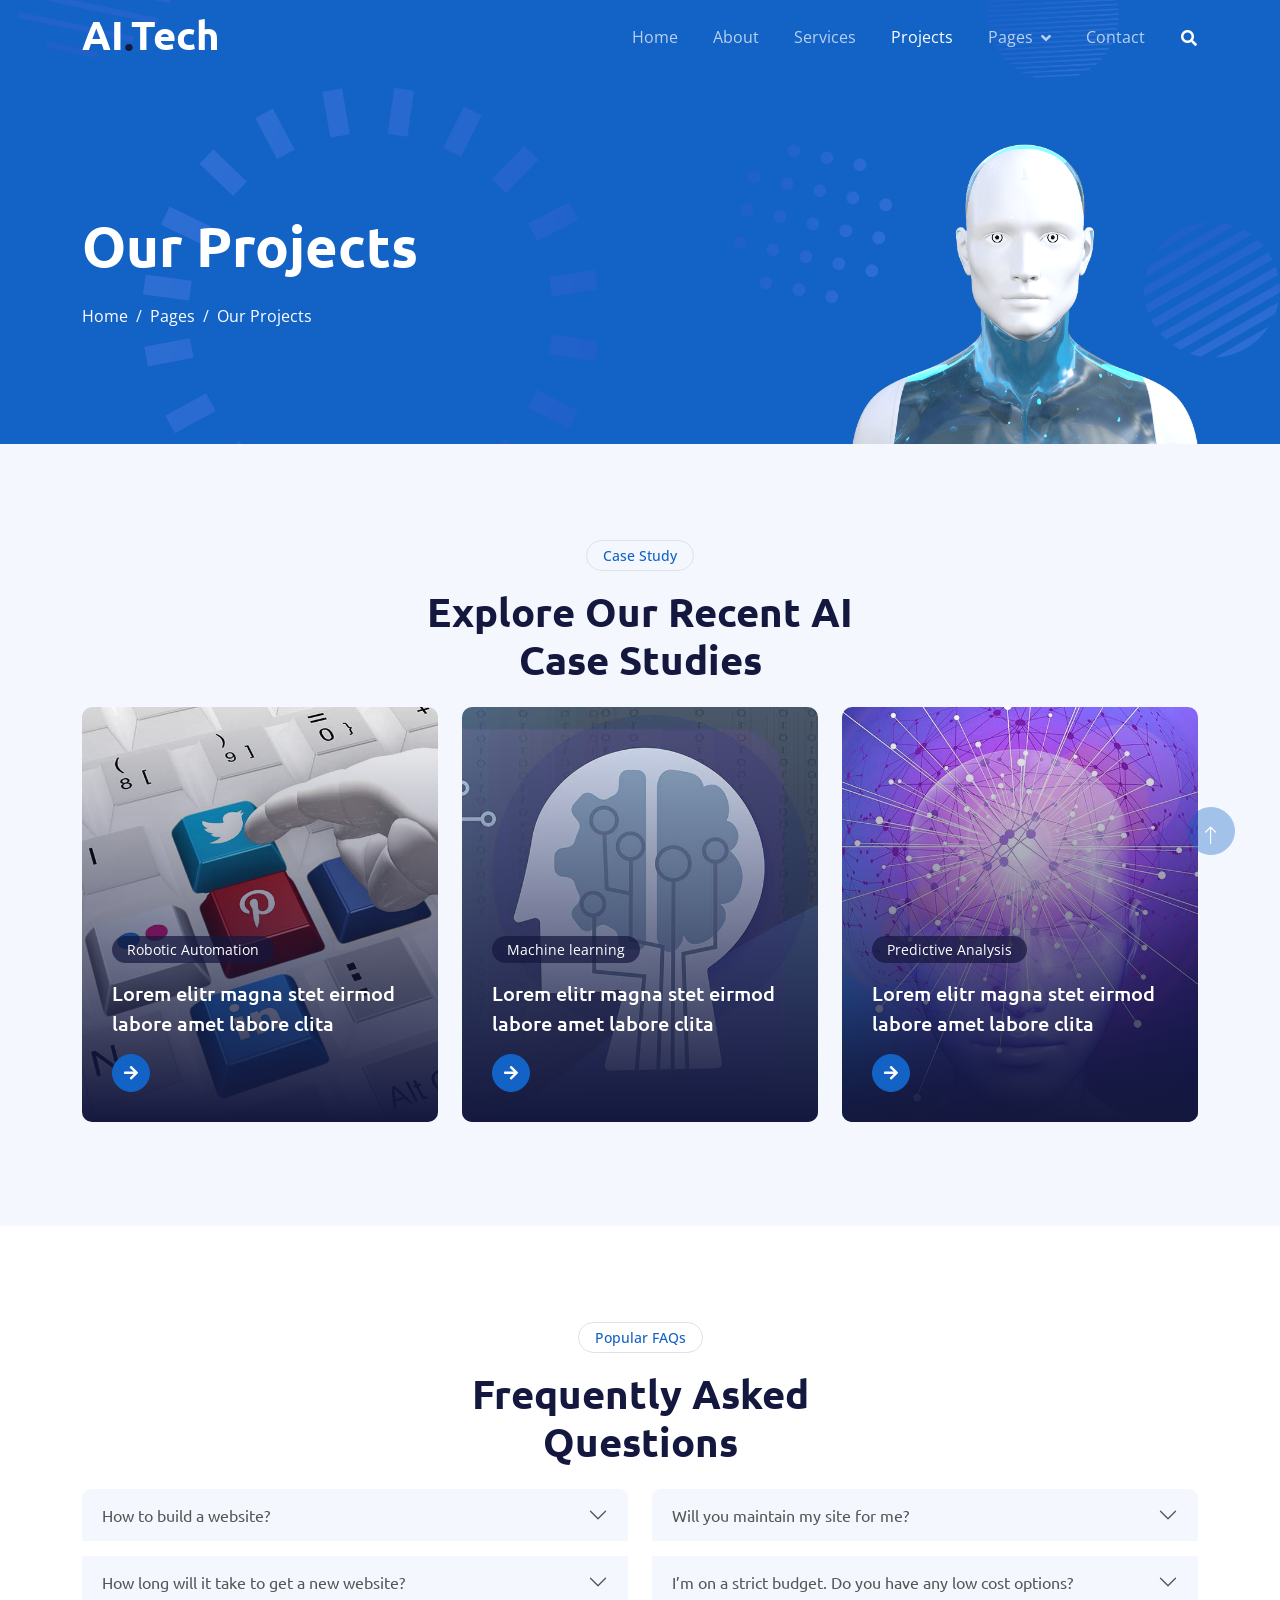
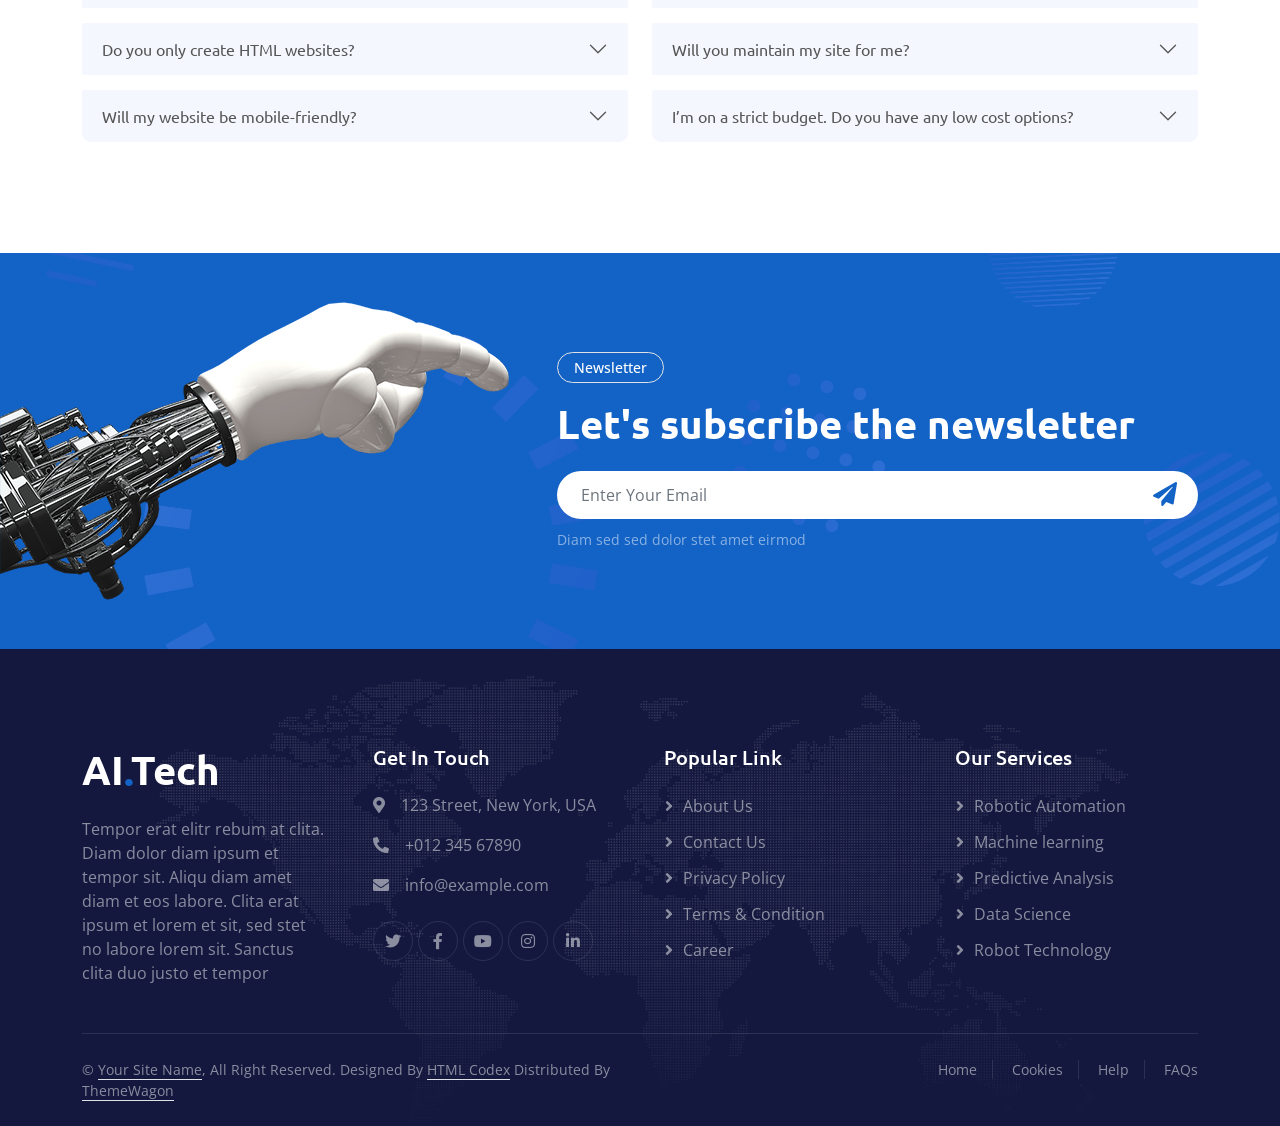
<file: AiTech.WebUI/wwwroot/AI-html-1.0.0/project.html>
<!DOCTYPE html>
<html lang="en">

<head>
    <meta charset="utf-8">
    <title>AI.Tech - Artificial Intelligence HTML Template</title>
    <meta content="width=device-width, initial-scale=1.0" name="viewport">
    <meta content="" name="keywords">
    <meta content="" name="description">

    <!-- Favicon -->
    <link href="img/favicon.ico" rel="icon">

    <!-- Google Web Fonts -->
    <link rel="preconnect" href="https://fonts.googleapis.com">
    <link rel="preconnect" href="https://fonts.gstatic.com" crossorigin>
    <link href="https://fonts.googleapis.com/css2?family=Open+Sans:wght@400;600&family=Ubuntu:wght@500;700&display=swap"
        rel="stylesheet">

    <!-- Icon Font Stylesheet -->
    <link href="https://cdnjs.cloudflare.com/ajax/libs/font-awesome/5.10.0/css/all.min.css" rel="stylesheet">
    <link href="https://cdn.jsdelivr.net/npm/bootstrap-icons@1.4.1/font/bootstrap-icons.css" rel="stylesheet">

    <!-- Libraries Stylesheet -->
    <link href="lib/animate/animate.min.css" rel="stylesheet">
    <link href="lib/owlcarousel/assets/owl.carousel.min.css" rel="stylesheet">

    <!-- Customized Bootstrap Stylesheet -->
    <link href="css/bootstrap.min.css" rel="stylesheet">

    <!-- Template Stylesheet -->
    <link href="css/style.css" rel="stylesheet">
</head>

<body>
    <!-- Spinner Start -->
    <div id="spinner"
        class="show bg-white position-fixed translate-middle w-100 vh-100 top-50 start-50 d-flex align-items-center justify-content-center">
        <div class="spinner-grow text-primary" style="width: 3rem; height: 3rem;" role="status">
            <span class="sr-only">Loading...</span>
        </div>
    </div>
    <!-- Spinner End -->


    <!-- Navbar Start -->
    <div class="container-fluid sticky-top">
        <div class="container">
            <nav class="navbar navbar-expand-lg navbar-dark p-0">
                <a href="index.html" class="navbar-brand">
                    <h1 class="text-white">AI<span class="text-dark">.</span>Tech</h1>
                </a>
                <button type="button" class="navbar-toggler ms-auto me-0" data-bs-toggle="collapse"
                    data-bs-target="#navbarCollapse">
                    <span class="navbar-toggler-icon"></span>
                </button>
                <div class="collapse navbar-collapse" id="navbarCollapse">
                    <div class="navbar-nav ms-auto">
                        <a href="index.html" class="nav-item nav-link">Home</a>
                        <a href="about.html" class="nav-item nav-link">About</a>
                        <a href="service.html" class="nav-item nav-link">Services</a>
                        <a href="project.html" class="nav-item nav-link active">Projects</a>
                        <div class="nav-item dropdown">
                            <a href="#" class="nav-link dropdown-toggle" data-bs-toggle="dropdown">Pages</a>
                            <div class="dropdown-menu bg-light mt-2">
                                <a href="feature.html" class="dropdown-item">Features</a>
                                <a href="team.html" class="dropdown-item">Our Team</a>
                                <a href="faq.html" class="dropdown-item">FAQs</a>
                                <a href="testimonial.html" class="dropdown-item">Testimonial</a>
                                <a href="404.html" class="dropdown-item">404 Page</a>
                            </div>
                        </div>
                        <a href="contact.html" class="nav-item nav-link">Contact</a>
                    </div>
                    <butaton type="button" class="btn text-white p-0 d-none d-lg-block" data-bs-toggle="modal"
                        data-bs-target="#searchModal"><i class="fa fa-search"></i></butaton>
                </div>
            </nav>
        </div>
    </div>
    <!-- Navbar End -->


    <!-- Hero Start -->
    <div class="container-fluid pt-5 bg-primary hero-header">
        <div class="container pt-5">
            <div class="row g-5 pt-5">
                <div class="col-lg-6 align-self-center text-center text-lg-start mb-lg-5">
                    <h1 class="display-4 text-white mb-4 animated slideInRight">Our Projects</h1>
                    <nav aria-label="breadcrumb">
                        <ol class="breadcrumb justify-content-center justify-content-lg-start mb-0">
                            <li class="breadcrumb-item"><a class="text-white" href="#">Home</a></li>
                            <li class="breadcrumb-item"><a class="text-white" href="#">Pages</a></li>
                            <li class="breadcrumb-item text-white active" aria-current="page">Our Projects</li>
                        </ol>
                    </nav>
                </div>
                <div class="col-lg-6 align-self-end text-center text-lg-end">
                    <img class="img-fluid" src="img/hero-img.png" alt="" style="max-height: 300px;">
                </div>
            </div>
        </div>
    </div>
    <!-- Hero End -->


    <!-- Full Screen Search Start -->
    <div class="modal fade" id="searchModal" tabindex="-1">
        <div class="modal-dialog modal-fullscreen">
            <div class="modal-content" style="background: rgba(20, 24, 62, 0.7);">
                <div class="modal-header border-0">
                    <button type="button" class="btn btn-square bg-white btn-close" data-bs-dismiss="modal"
                        aria-label="Close"></button>
                </div>
                <div class="modal-body d-flex align-items-center justify-content-center">
                    <div class="input-group" style="max-width: 600px;">
                        <input type="text" class="form-control bg-transparent border-light p-3"
                            placeholder="Type search keyword">
                        <button class="btn btn-light px-4"><i class="bi bi-search"></i></button>
                    </div>
                </div>
            </div>
        </div>
    </div>
    <!-- Full Screen Search End -->


    <!-- Case Start -->
    <div class="container-fluid bg-light py-5">
        <div class="container py-5">
            <div class="mx-auto text-center wow fadeIn" data-wow-delay="0.1s" style="max-width: 500px;">
                <div class="btn btn-sm border rounded-pill text-primary px-3 mb-3">Case Study</div>
                <h1 class="mb-4">Explore Our Recent AI Case Studies</h1>
            </div>
            <div class="row g-4">
                <div class="col-lg-4 wow fadeIn" data-wow-delay="0.3s">
                    <div class="case-item position-relative overflow-hidden rounded mb-2">
                        <img class="img-fluid" src="img/project-1.jpg" alt="">
                        <a class="case-overlay text-decoration-none" href="">
                            <small>Robotic Automation</small>
                            <h5 class="lh-base text-white mb-3">Lorem elitr magna stet eirmod labore amet labore clita
                            </h5>
                            <span class="btn btn-square btn-primary"><i class="fa fa-arrow-right"></i></span>
                        </a>
                    </div>
                </div>
                <div class="col-lg-4 wow fadeIn" data-wow-delay="0.5s">
                    <div class="case-item position-relative overflow-hidden rounded mb-2">
                        <img class="img-fluid" src="img/project-2.jpg" alt="">
                        <a class="case-overlay text-decoration-none" href="">
                            <small>Machine learning</small>
                            <h5 class="lh-base text-white mb-3">Lorem elitr magna stet eirmod labore amet labore clita
                            </h5>
                            <span class="btn btn-square btn-primary"><i class="fa fa-arrow-right"></i></span>
                        </a>
                    </div>
                </div>
                <div class="col-lg-4 wow fadeIn" data-wow-delay="0.7s">
                    <div class="case-item position-relative overflow-hidden rounded mb-2">
                        <img class="img-fluid" src="img/project-3.jpg" alt="">
                        <a class="case-overlay text-decoration-none" href="">
                            <small>Predictive Analysis</small>
                            <h5 class="lh-base text-white mb-3">Lorem elitr magna stet eirmod labore amet labore clita
                            </h5>
                            <span class="btn btn-square btn-primary"><i class="fa fa-arrow-right"></i></span>
                        </a>
                    </div>
                </div>
            </div>
        </div>
    </div>
    <!-- Case End -->


    <!-- FAQs Start -->
    <div class="container-fluid py-5">
        <div class="container py-5">
            <div class="mx-auto text-center wow fadeIn" data-wow-delay="0.1s" style="max-width: 500px;">
                <div class="btn btn-sm border rounded-pill text-primary px-3 mb-3">Popular FAQs</div>
                <h1 class="mb-4">Frequently Asked Questions</h1>
            </div>
            <div class="row">
                <div class="col-lg-6">
                    <div class="accordion" id="accordionFAQ1">
                        <div class="accordion-item wow fadeIn" data-wow-delay="0.1s">
                            <h2 class="accordion-header" id="headingOne">
                                <button class="accordion-button collapsed" type="button" data-bs-toggle="collapse"
                                    data-bs-target="#collapseOne" aria-expanded="false" aria-controls="collapseOne">
                                    How to build a website?
                                </button>
                            </h2>
                            <div id="collapseOne" class="accordion-collapse collapse" aria-labelledby="headingOne"
                                data-bs-parent="#accordionFAQ1">
                                <div class="accordion-body">
                                    Dolor nonumy tempor elitr et rebum ipsum sit duo duo. Diam sed sed magna et magna diam aliquyam amet dolore ipsum erat duo. Sit rebum magna duo labore no diam.
                                </div>
                            </div>
                        </div>
                        <div class="accordion-item wow fadeIn" data-wow-delay="0.2s">
                            <h2 class="accordion-header" id="headingTwo">
                                <button class="accordion-button collapsed" type="button" data-bs-toggle="collapse"
                                    data-bs-target="#collapseTwo" aria-expanded="false" aria-controls="collapseTwo">
                                    How long will it take to get a new website?
                                </button>
                            </h2>
                            <div id="collapseTwo" class="accordion-collapse collapse" aria-labelledby="headingTwo"
                                data-bs-parent="#accordionFAQ1">
                                <div class="accordion-body">
                                    Dolor nonumy tempor elitr et rebum ipsum sit duo duo. Diam sed sed magna et magna diam aliquyam amet dolore ipsum erat duo. Sit rebum magna duo labore no diam.
                                </div>
                            </div>
                        </div>
                        <div class="accordion-item wow fadeIn" data-wow-delay="0.3s">
                            <h2 class="accordion-header" id="headingThree">
                                <button class="accordion-button collapsed" type="button" data-bs-toggle="collapse"
                                    data-bs-target="#collapseThree" aria-expanded="false" aria-controls="collapseThree">
                                    Do you only create HTML websites?
                                </button>
                            </h2>
                            <div id="collapseThree" class="accordion-collapse collapse" aria-labelledby="headingThree"
                                data-bs-parent="#accordionFAQ1">
                                <div class="accordion-body">
                                    Dolor nonumy tempor elitr et rebum ipsum sit duo duo. Diam sed sed magna et magna diam aliquyam amet dolore ipsum erat duo. Sit rebum magna duo labore no diam.
                                </div>
                            </div>
                        </div>
                        <div class="accordion-item wow fadeIn" data-wow-delay="0.4s">
                            <h2 class="accordion-header" id="headingFour">
                                <button class="accordion-button collapsed" type="button" data-bs-toggle="collapse"
                                    data-bs-target="#collapseFour" aria-expanded="true" aria-controls="collapseFour">
                                    Will my website be mobile-friendly?
                                </button>
                            </h2>
                            <div id="collapseFour" class="accordion-collapse collapse" aria-labelledby="headingFour"
                                data-bs-parent="#accordionFAQ1">
                                <div class="accordion-body">
                                    Dolor nonumy tempor elitr et rebum ipsum sit duo duo. Diam sed sed magna et magna diam aliquyam amet dolore ipsum erat duo. Sit rebum magna duo labore no diam.
                                </div>
                            </div>
                        </div>
                    </div>
                </div>
                <div class="col-lg-6">
                    <div class="accordion" id="accordionFAQ2">
                        <div class="accordion-item wow fadeIn" data-wow-delay="0.5s">
                            <h2 class="accordion-header" id="headingFive">
                                <button class="accordion-button collapsed" type="button" data-bs-toggle="collapse"
                                    data-bs-target="#collapseFive" aria-expanded="false" aria-controls="collapseFive">
                                    Will you maintain my site for me?
                                </button>
                            </h2>
                            <div id="collapseFive" class="accordion-collapse collapse" aria-labelledby="headingFive"
                                data-bs-parent="#accordionFAQ2">
                                <div class="accordion-body">
                                    Dolor nonumy tempor elitr et rebum ipsum sit duo duo. Diam sed sed magna et magna diam aliquyam amet dolore ipsum erat duo. Sit rebum magna duo labore no diam.
                                </div>
                            </div>
                        </div>
                        <div class="accordion-item wow fadeIn" data-wow-delay="0.6s">
                            <h2 class="accordion-header" id="headingSix">
                                <button class="accordion-button collapsed" type="button" data-bs-toggle="collapse"
                                    data-bs-target="#collapseSix" aria-expanded="false" aria-controls="collapseSix">
                                    I’m on a strict budget. Do you have any low cost options?
                                </button>
                            </h2>
                            <div id="collapseSix" class="accordion-collapse collapse" aria-labelledby="headingSix"
                                data-bs-parent="#accordionFAQ2">
                                <div class="accordion-body">
                                    Dolor nonumy tempor elitr et rebum ipsum sit duo duo. Diam sed sed magna et magna diam aliquyam amet dolore ipsum erat duo. Sit rebum magna duo labore no diam.
                                </div>
                            </div>
                        </div>
                        <div class="accordion-item wow fadeIn" data-wow-delay="0.7s">
                            <h2 class="accordion-header" id="headingSeven">
                                <button class="accordion-button collapsed" type="button" data-bs-toggle="collapse"
                                    data-bs-target="#collapseSeven" aria-expanded="false" aria-controls="collapseSeven">
                                    Will you maintain my site for me?
                                </button>
                            </h2>
                            <div id="collapseSeven" class="accordion-collapse collapse" aria-labelledby="headingSeven"
                                data-bs-parent="#accordionFAQ2">
                                <div class="accordion-body">
                                    Dolor nonumy tempor elitr et rebum ipsum sit duo duo. Diam sed sed magna et magna diam aliquyam amet dolore ipsum erat duo. Sit rebum magna duo labore no diam.
                                </div>
                            </div>
                        </div>
                        <div class="accordion-item wow fadeIn" data-wow-delay="0.8s">
                            <h2 class="accordion-header" id="headingEight">
                                <button class="accordion-button collapsed" type="button" data-bs-toggle="collapse"
                                    data-bs-target="#collapseEight" aria-expanded="false" aria-controls="collapseEight">
                                    I’m on a strict budget. Do you have any low cost options?
                                </button>
                            </h2>
                            <div id="collapseEight" class="accordion-collapse collapse" aria-labelledby="headingEight"
                                data-bs-parent="#accordionFAQ2">
                                <div class="accordion-body">
                                    Dolor nonumy tempor elitr et rebum ipsum sit duo duo. Diam sed sed magna et magna diam aliquyam amet dolore ipsum erat duo. Sit rebum magna duo labore no diam.
                                </div>
                            </div>
                        </div>
                    </div>
                </div>
            </div>
        </div>
    </div>
    <!-- FAQs Start -->


    <!-- Newsletter Start -->
    <div class="container-fluid bg-primary newsletter py-5">
        <div class="container">
            <div class="row g-5 align-items-center">
                <div class="col-md-5 ps-lg-0 pt-5 pt-md-0 text-start wow fadeIn" data-wow-delay="0.3s">
                    <img class="img-fluid" src="img/newsletter.png" alt="">
                </div>
                <div class="col-md-7 py-5 newsletter-text wow fadeIn" data-wow-delay="0.5s">
                    <div class="btn btn-sm border rounded-pill text-white px-3 mb-3">Newsletter</div>
                    <h1 class="text-white mb-4">Let's subscribe the newsletter</h1>
                    <div class="position-relative w-100 mt-3 mb-2">
                        <input class="form-control border-0 rounded-pill w-100 ps-4 pe-5" type="text"
                            placeholder="Enter Your Email" style="height: 48px;">
                        <button type="button" class="btn shadow-none position-absolute top-0 end-0 mt-1 me-2"><i
                                class="fa fa-paper-plane text-primary fs-4"></i></button>
                    </div>
                    <small class="text-white-50">Diam sed sed dolor stet amet eirmod</small>
                </div>
            </div>
        </div>
    </div>
    <!-- Newsletter End -->


    <!-- Footer Start -->
    <div class="container-fluid bg-dark text-white-50 footer pt-5">
        <div class="container py-5">
            <div class="row g-5">
                <div class="col-md-6 col-lg-3 wow fadeIn" data-wow-delay="0.1s">
                    <a href="index.html" class="d-inline-block mb-3">
                        <h1 class="text-white">AI<span class="text-primary">.</span>Tech</h1>
                    </a>
                    <p class="mb-0">Tempor erat elitr rebum at clita. Diam dolor diam ipsum et tempor sit. Aliqu diam
                        amet diam et eos labore. Clita erat ipsum et lorem et sit, sed stet no labore lorem sit. Sanctus
                        clita duo justo et tempor</p>
                </div>
                <div class="col-md-6 col-lg-3 wow fadeIn" data-wow-delay="0.3s">
                    <h5 class="text-white mb-4">Get In Touch</h5>
                    <p><i class="fa fa-map-marker-alt me-3"></i>123 Street, New York, USA</p>
                    <p><i class="fa fa-phone-alt me-3"></i>+012 345 67890</p>
                    <p><i class="fa fa-envelope me-3"></i>info@example.com</p>
                    <div class="d-flex pt-2">
                        <a class="btn btn-outline-light btn-social" href=""><i class="fab fa-twitter"></i></a>
                        <a class="btn btn-outline-light btn-social" href=""><i class="fab fa-facebook-f"></i></a>
                        <a class="btn btn-outline-light btn-social" href=""><i class="fab fa-youtube"></i></a>
                        <a class="btn btn-outline-light btn-social" href=""><i class="fab fa-instagram"></i></a>
                        <a class="btn btn-outline-light btn-social" href=""><i class="fab fa-linkedin-in"></i></a>
                    </div>
                </div>
                <div class="col-md-6 col-lg-3 wow fadeIn" data-wow-delay="0.5s">
                    <h5 class="text-white mb-4">Popular Link</h5>
                    <a class="btn btn-link" href="">About Us</a>
                    <a class="btn btn-link" href="">Contact Us</a>
                    <a class="btn btn-link" href="">Privacy Policy</a>
                    <a class="btn btn-link" href="">Terms & Condition</a>
                    <a class="btn btn-link" href="">Career</a>
                </div>
                <div class="col-md-6 col-lg-3 wow fadeIn" data-wow-delay="0.7s">
                    <h5 class="text-white mb-4">Our Services</h5>
                    <a class="btn btn-link" href="">Robotic Automation</a>
                    <a class="btn btn-link" href="">Machine learning</a>
                    <a class="btn btn-link" href="">Predictive Analysis</a>
                    <a class="btn btn-link" href="">Data Science</a>
                    <a class="btn btn-link" href="">Robot Technology</a>
                </div>
            </div>
        </div>
        <div class="container wow fadeIn" data-wow-delay="0.1s">
            <div class="copyright">
                <div class="row">
                    <div class="col-md-6 text-center text-md-start mb-3 mb-md-0">
                        &copy; <a class="border-bottom" href="#">Your Site Name</a>, All Right Reserved.

                        <!--/*** This template is free as long as you keep the footer author’s credit link/attribution link/backlink. If you'd like to use the template without the footer author’s credit link/attribution link/backlink, you can purchase the Credit Removal License from "https://htmlcodex.com/credit-removal". Thank you for your support. ***/-->
                        Designed By <a class="border-bottom" href="https://htmlcodex.com">HTML Codex</a> Distributed By <a class="border-bottom" href="https://themewagon.com">ThemeWagon</a>
                    </div>
                    <div class="col-md-6 text-center text-md-end">
                        <div class="footer-menu">
                            <a href="">Home</a>
                            <a href="">Cookies</a>
                            <a href="">Help</a>
                            <a href="">FAQs</a>
                        </div>
                    </div>
                </div>
            </div>
        </div>
    </div>
    <!-- Footer End -->


    <!-- Back to Top -->
    <a href="#" class="btn btn-lg btn-primary btn-lg-square back-to-top pt-2"><i class="bi bi-arrow-up"></i></a>


    <!-- JavaScript Libraries -->
    <script src="https://ajax.googleapis.com/ajax/libs/jquery/3.6.1/jquery.min.js"></script>
    <script src="https://cdn.jsdelivr.net/npm/bootstrap@5.0.0/dist/js/bootstrap.bundle.min.js"></script>
    <script src="lib/wow/wow.min.js"></script>
    <script src="lib/easing/easing.min.js"></script>
    <script src="lib/waypoints/waypoints.min.js"></script>
    <script src="lib/counterup/counterup.min.js"></script>
    <script src="lib/owlcarousel/owl.carousel.min.js"></script>

    <!-- Template Javascript -->
    <script src="js/main.js"></script>
</body>

</html>
</file>
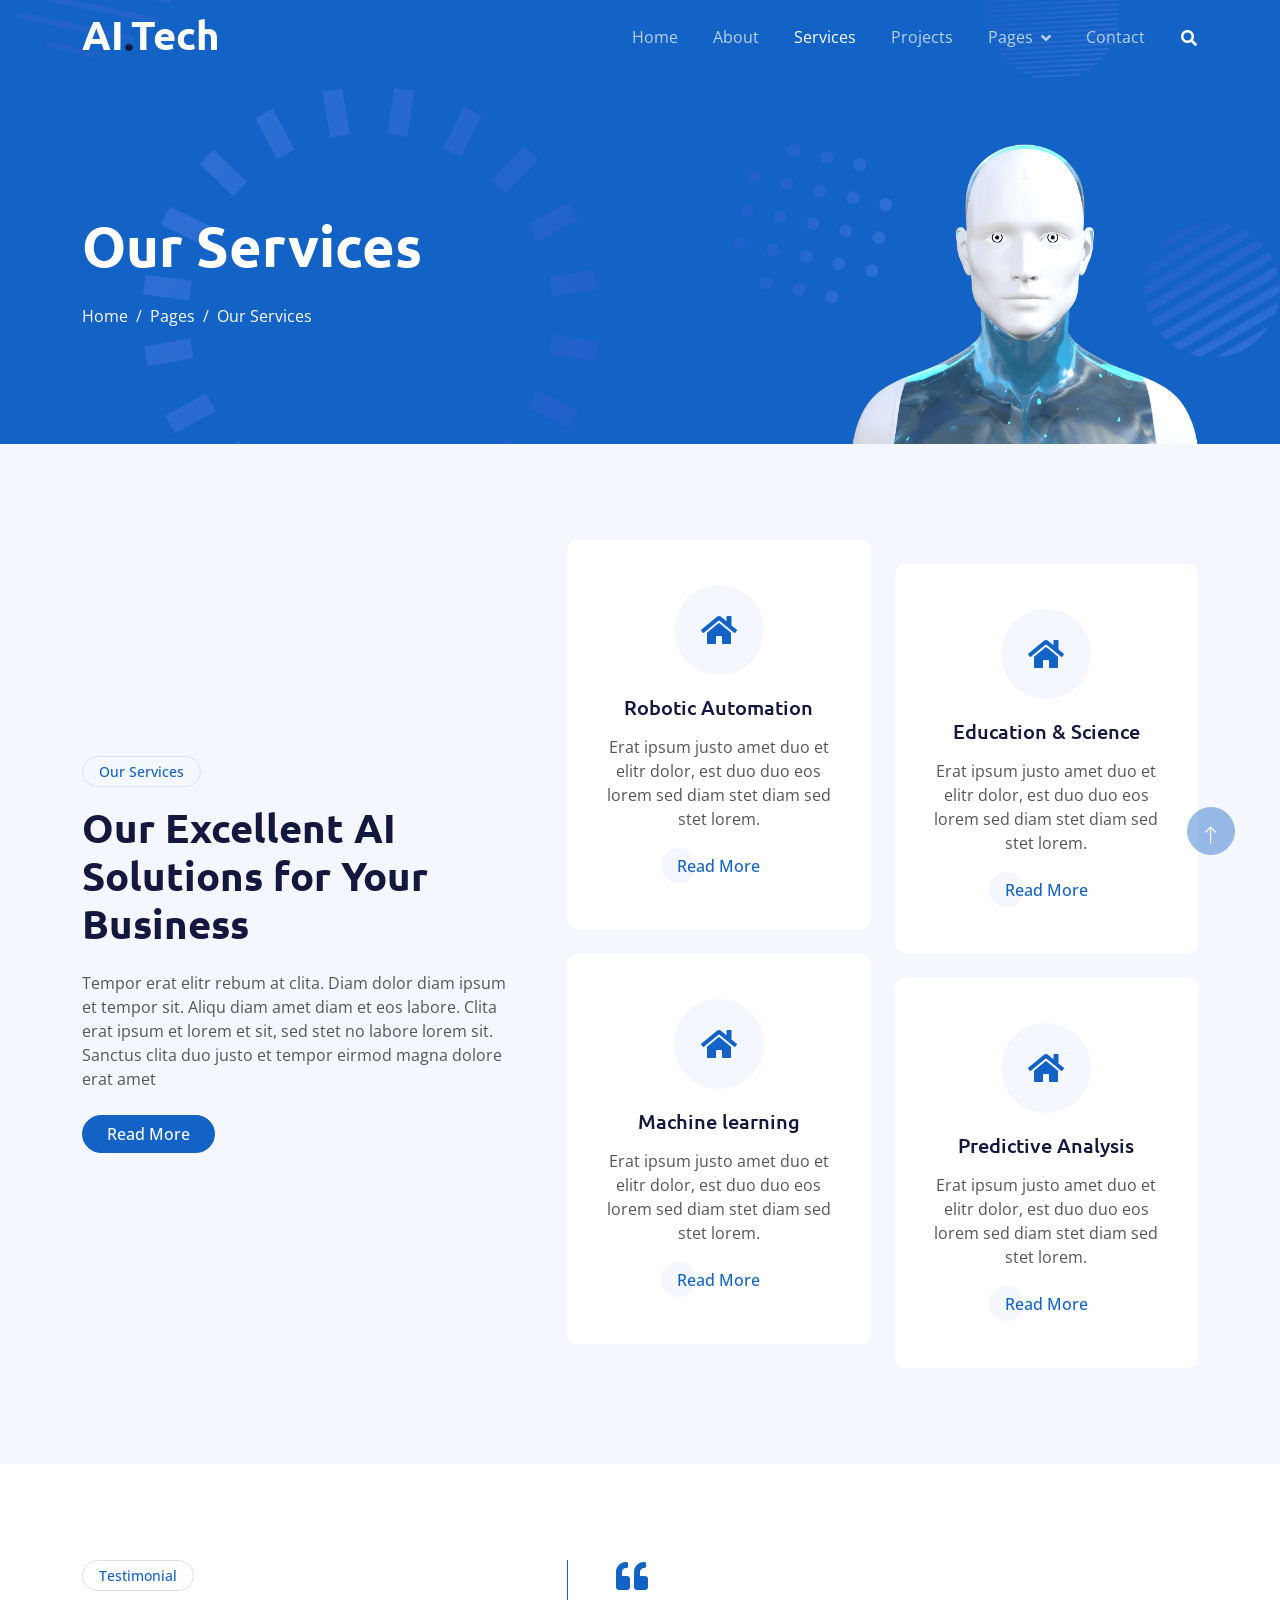
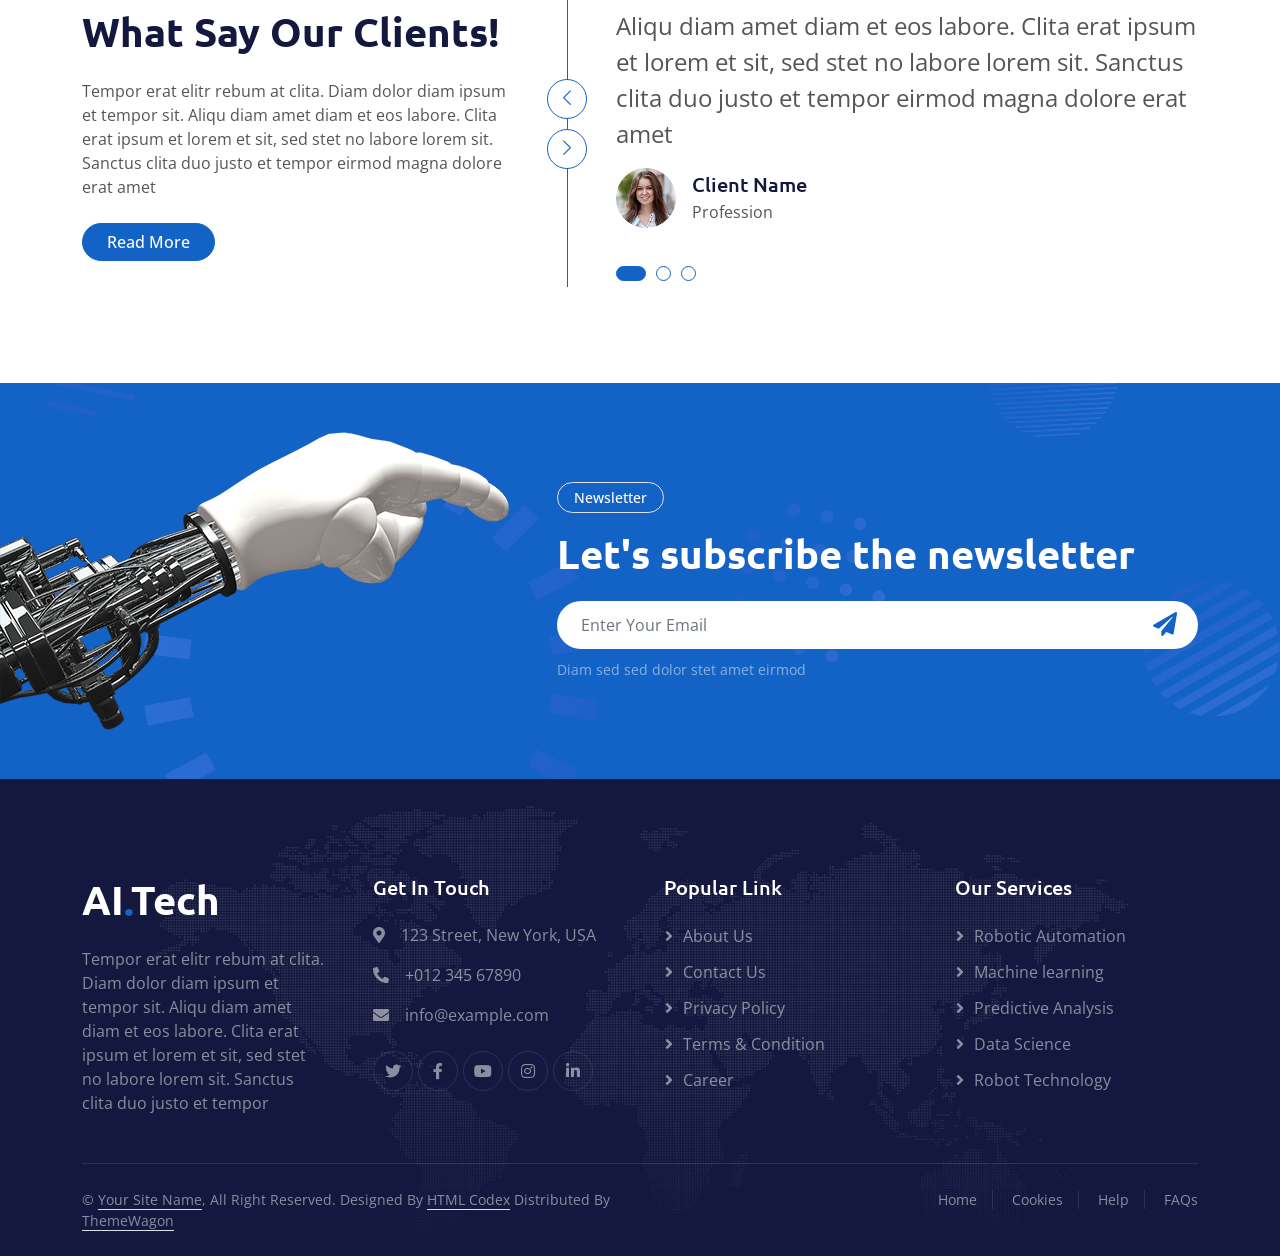
<file: AiTech.WebUI/wwwroot/AI-html-1.0.0/service.html>
<!DOCTYPE html>
<html lang="en">

<head>
    <meta charset="utf-8">
    <title>AI.Tech - Artificial Intelligence HTML Template</title>
    <meta content="width=device-width, initial-scale=1.0" name="viewport">
    <meta content="" name="keywords">
    <meta content="" name="description">

    <!-- Favicon -->
    <link href="img/favicon.ico" rel="icon">

    <!-- Google Web Fonts -->
    <link rel="preconnect" href="https://fonts.googleapis.com">
    <link rel="preconnect" href="https://fonts.gstatic.com" crossorigin>
    <link href="https://fonts.googleapis.com/css2?family=Open+Sans:wght@400;600&family=Ubuntu:wght@500;700&display=swap"
        rel="stylesheet">

    <!-- Icon Font Stylesheet -->
    <link href="https://cdnjs.cloudflare.com/ajax/libs/font-awesome/5.10.0/css/all.min.css" rel="stylesheet">
    <link href="https://cdn.jsdelivr.net/npm/bootstrap-icons@1.4.1/font/bootstrap-icons.css" rel="stylesheet">

    <!-- Libraries Stylesheet -->
    <link href="lib/animate/animate.min.css" rel="stylesheet">
    <link href="lib/owlcarousel/assets/owl.carousel.min.css" rel="stylesheet">

    <!-- Customized Bootstrap Stylesheet -->
    <link href="css/bootstrap.min.css" rel="stylesheet">

    <!-- Template Stylesheet -->
    <link href="css/style.css" rel="stylesheet">
</head>

<body>
    <!-- Spinner Start -->
    <div id="spinner"
        class="show bg-white position-fixed translate-middle w-100 vh-100 top-50 start-50 d-flex align-items-center justify-content-center">
        <div class="spinner-grow text-primary" style="width: 3rem; height: 3rem;" role="status">
            <span class="sr-only">Loading...</span>
        </div>
    </div>
    <!-- Spinner End -->


    <!-- Navbar Start -->
    <div class="container-fluid sticky-top">
        <div class="container">
            <nav class="navbar navbar-expand-lg navbar-dark p-0">
                <a href="index.html" class="navbar-brand">
                    <h1 class="text-white">AI<span class="text-dark">.</span>Tech</h1>
                </a>
                <button type="button" class="navbar-toggler ms-auto me-0" data-bs-toggle="collapse"
                    data-bs-target="#navbarCollapse">
                    <span class="navbar-toggler-icon"></span>
                </button>
                <div class="collapse navbar-collapse" id="navbarCollapse">
                    <div class="navbar-nav ms-auto">
                        <a href="index.html" class="nav-item nav-link">Home</a>
                        <a href="about.html" class="nav-item nav-link">About</a>
                        <a href="service.html" class="nav-item nav-link active">Services</a>
                        <a href="project.html" class="nav-item nav-link">Projects</a>
                        <div class="nav-item dropdown">
                            <a href="#" class="nav-link dropdown-toggle" data-bs-toggle="dropdown">Pages</a>
                            <div class="dropdown-menu bg-light mt-2">
                                <a href="feature.html" class="dropdown-item">Features</a>
                                <a href="team.html" class="dropdown-item">Our Team</a>
                                <a href="faq.html" class="dropdown-item">FAQs</a>
                                <a href="testimonial.html" class="dropdown-item">Testimonial</a>
                                <a href="404.html" class="dropdown-item">404 Page</a>
                            </div>
                        </div>
                        <a href="contact.html" class="nav-item nav-link">Contact</a>
                    </div>
                    <butaton type="button" class="btn text-white p-0 d-none d-lg-block" data-bs-toggle="modal"
                        data-bs-target="#searchModal"><i class="fa fa-search"></i></butaton>
                </div>
            </nav>
        </div>
    </div>
    <!-- Navbar End -->


    <!-- Hero Start -->
    <div class="container-fluid pt-5 bg-primary hero-header">
        <div class="container pt-5">
            <div class="row g-5 pt-5">
                <div class="col-lg-6 align-self-center text-center text-lg-start mb-lg-5">
                    <h1 class="display-4 text-white mb-4 animated slideInRight">Our Services</h1>
                    <nav aria-label="breadcrumb">
                        <ol class="breadcrumb justify-content-center justify-content-lg-start mb-0">
                            <li class="breadcrumb-item"><a class="text-white" href="#">Home</a></li>
                            <li class="breadcrumb-item"><a class="text-white" href="#">Pages</a></li>
                            <li class="breadcrumb-item text-white active" aria-current="page">Our Services</li>
                        </ol>
                    </nav>
                </div>
                <div class="col-lg-6 align-self-end text-center text-lg-end">
                    <img class="img-fluid" src="img/hero-img.png" alt="" style="max-height: 300px;">
                </div>
            </div>
        </div>
    </div>
    <!-- Hero End -->


    <!-- Full Screen Search Start -->
    <div class="modal fade" id="searchModal" tabindex="-1">
        <div class="modal-dialog modal-fullscreen">
            <div class="modal-content" style="background: rgba(20, 24, 62, 0.7);">
                <div class="modal-header border-0">
                    <button type="button" class="btn btn-square bg-white btn-close" data-bs-dismiss="modal"
                        aria-label="Close"></button>
                </div>
                <div class="modal-body d-flex align-items-center justify-content-center">
                    <div class="input-group" style="max-width: 600px;">
                        <input type="text" class="form-control bg-transparent border-light p-3"
                            placeholder="Type search keyword">
                        <button class="btn btn-light px-4"><i class="bi bi-search"></i></button>
                    </div>
                </div>
            </div>
        </div>
    </div>
    <!-- Full Screen Search End -->


    <!-- Service Start -->
    <div class="container-fluid bg-light py-5">
        <div class="container py-5">
            <div class="row g-5 align-items-center">
                <div class="col-lg-5 wow fadeIn" data-wow-delay="0.1s">
                    <div class="btn btn-sm border rounded-pill text-primary px-3 mb-3">Our Services</div>
                    <h1 class="mb-4">Our Excellent AI Solutions for Your Business</h1>
                    <p class="mb-4">Tempor erat elitr rebum at clita. Diam dolor diam ipsum et tempor sit. Aliqu diam
                        amet diam et eos labore. Clita erat ipsum et lorem et sit, sed stet no labore lorem sit. Sanctus
                        clita duo justo et tempor eirmod magna dolore erat amet</p>
                    <a class="btn btn-primary rounded-pill px-4" href="">Read More</a>
                </div>
                <div class="col-lg-7">
                    <div class="row g-4">
                        <div class="col-md-6">
                            <div class="row g-4">
                                <div class="col-12 wow fadeIn" data-wow-delay="0.1s">
                                    <div class="service-item d-flex flex-column justify-content-center text-center rounded">
                                        <div class="service-icon btn-square">
                                            <i class="fa fa-home fa-2x"></i>
                                        </div>
                                        <h5 class="mb-3">Robotic Automation</h5>
                                        <p>Erat ipsum justo amet duo et elitr dolor, est duo duo eos lorem sed diam stet
                                            diam sed stet lorem.</p>
                                        <a class="btn px-3 mt-auto mx-auto" href="">Read More</a>
                                    </div>
                                </div>
                                <div class="col-12 wow fadeIn" data-wow-delay="0.5s">
                                    <div class="service-item d-flex flex-column justify-content-center text-center rounded">
                                        <div class="service-icon btn-square">
                                            <i class="fa fa-home fa-2x"></i>
                                        </div>
                                        <h5 class="mb-3">Machine learning</h5>
                                        <p>Erat ipsum justo amet duo et elitr dolor, est duo duo eos lorem sed diam stet
                                            diam sed stet lorem.</p>
                                        <a class="btn px-3 mt-auto mx-auto" href="">Read More</a>
                                    </div>
                                </div>
                            </div>
                        </div>
                        <div class="col-md-6 pt-md-4">
                            <div class="row g-4">
                                <div class="col-12 wow fadeIn" data-wow-delay="0.3s">
                                    <div class="service-item d-flex flex-column justify-content-center text-center rounded">
                                        <div class="service-icon btn-square">
                                            <i class="fa fa-home fa-2x"></i>
                                        </div>
                                        <h5 class="mb-3">Education & Science</h5>
                                        <p>Erat ipsum justo amet duo et elitr dolor, est duo duo eos lorem sed diam stet
                                            diam sed stet lorem.</p>
                                        <a class="btn px-3 mt-auto mx-auto" href="">Read More</a>
                                    </div>
                                </div>
                                <div class="col-12 wow fadeIn" data-wow-delay="0.7s">
                                    <div class="service-item d-flex flex-column justify-content-center text-center rounded">
                                        <div class="service-icon btn-square">
                                            <i class="fa fa-home fa-2x"></i>
                                        </div>
                                        <h5 class="mb-3">Predictive Analysis</h5>
                                        <p>Erat ipsum justo amet duo et elitr dolor, est duo duo eos lorem sed diam stet
                                            diam sed stet lorem.</p>
                                        <a class="btn px-3 mt-auto mx-auto" href="">Read More</a>
                                    </div>
                                </div>
                            </div>
                        </div>
                    </div>
                </div>
            </div>
        </div>
    </div>
    <!-- Service End -->


    <!-- Testimonial Start -->
    <div class="container-xxl py-5">
        <div class="container py-5">
            <div class="row g-5">
                <div class="col-lg-5 wow fadeIn" data-wow-delay="0.1s">
                    <div class="btn btn-sm border rounded-pill text-primary px-3 mb-3">Testimonial</div>
                    <h1 class="mb-4">What Say Our Clients!</h1>
                    <p class="mb-4">Tempor erat elitr rebum at clita. Diam dolor diam ipsum et tempor sit. Aliqu diam
                        amet diam et eos labore. Clita erat ipsum et lorem et sit, sed stet no labore lorem sit. Sanctus
                        clita duo justo et tempor eirmod magna dolore erat amet</p>
                    <a class="btn btn-primary rounded-pill px-4" href="">Read More</a>
                </div>
                <div class="col-lg-7 wow fadeIn" data-wow-delay="0.5s">
                    <div class="owl-carousel testimonial-carousel border-start border-primary">
                        <div class="testimonial-item ps-5">
                            <i class="fa fa-quote-left fa-2x text-primary mb-3"></i>
                            <p class="fs-4">Aliqu diam amet diam et eos labore. Clita erat ipsum et lorem et sit, sed stet no labore lorem sit. Sanctus clita duo justo et tempor eirmod magna dolore erat amet</p>
                            <div class="d-flex align-items-center">
                                <img class="img-fluid flex-shrink-0 rounded-circle" src="img/testimonial-1.jpg"
                                    style="width: 60px; height: 60px;">
                                <div class="ps-3">
                                    <h5 class="mb-1">Client Name</h5>
                                    <span>Profession</span>
                                </div>
                            </div>
                        </div>
                        <div class="testimonial-item ps-5">
                            <i class="fa fa-quote-left fa-2x text-primary mb-3"></i>
                            <p class="fs-4">Aliqu diam amet diam et eos labore. Clita erat ipsum et lorem et sit, sed stet no labore lorem sit. Sanctus clita duo justo et tempor eirmod magna dolore erat amet</p>
                            <div class="d-flex align-items-center">
                                <img class="img-fluid flex-shrink-0 rounded-circle" src="img/testimonial-2.jpg"
                                    style="width: 60px; height: 60px;">
                                <div class="ps-3">
                                    <h5 class="mb-1">Client Name</h5>
                                    <span>Profession</span>
                                </div>
                            </div>
                        </div>
                        <div class="testimonial-item ps-5">
                            <i class="fa fa-quote-left fa-2x text-primary mb-3"></i>
                            <p class="fs-4">Aliqu diam amet diam et eos labore. Clita erat ipsum et lorem et sit, sed stet no labore lorem sit. Sanctus clita duo justo et tempor eirmod magna dolore erat amet</p>
                            <div class="d-flex align-items-center">
                                <img class="img-fluid flex-shrink-0 rounded-circle" src="img/testimonial-3.jpg"
                                    style="width: 60px; height: 60px;">
                                <div class="ps-3">
                                    <h5 class="mb-1">Client Name</h5>
                                    <span>Profession</span>
                                </div>
                            </div>
                        </div>
                    </div>
                </div>
            </div>
        </div>
    </div>
    <!-- Testimonial End -->


    <!-- Newsletter Start -->
    <div class="container-fluid bg-primary newsletter py-5">
        <div class="container">
            <div class="row g-5 align-items-center">
                <div class="col-md-5 ps-lg-0 pt-5 pt-md-0 text-start wow fadeIn" data-wow-delay="0.3s">
                    <img class="img-fluid" src="img/newsletter.png" alt="">
                </div>
                <div class="col-md-7 py-5 newsletter-text wow fadeIn" data-wow-delay="0.5s">
                    <div class="btn btn-sm border rounded-pill text-white px-3 mb-3">Newsletter</div>
                    <h1 class="text-white mb-4">Let's subscribe the newsletter</h1>
                    <div class="position-relative w-100 mt-3 mb-2">
                        <input class="form-control border-0 rounded-pill w-100 ps-4 pe-5" type="text"
                            placeholder="Enter Your Email" style="height: 48px;">
                        <button type="button" class="btn shadow-none position-absolute top-0 end-0 mt-1 me-2"><i
                                class="fa fa-paper-plane text-primary fs-4"></i></button>
                    </div>
                    <small class="text-white-50">Diam sed sed dolor stet amet eirmod</small>
                </div>
            </div>
        </div>
    </div>
    <!-- Newsletter End -->


    <!-- Footer Start -->
    <div class="container-fluid bg-dark text-white-50 footer pt-5">
        <div class="container py-5">
            <div class="row g-5">
                <div class="col-md-6 col-lg-3 wow fadeIn" data-wow-delay="0.1s">
                    <a href="index.html" class="d-inline-block mb-3">
                        <h1 class="text-white">AI<span class="text-primary">.</span>Tech</h1>
                    </a>
                    <p class="mb-0">Tempor erat elitr rebum at clita. Diam dolor diam ipsum et tempor sit. Aliqu diam
                        amet diam et eos labore. Clita erat ipsum et lorem et sit, sed stet no labore lorem sit. Sanctus
                        clita duo justo et tempor</p>
                </div>
                <div class="col-md-6 col-lg-3 wow fadeIn" data-wow-delay="0.3s">
                    <h5 class="text-white mb-4">Get In Touch</h5>
                    <p><i class="fa fa-map-marker-alt me-3"></i>123 Street, New York, USA</p>
                    <p><i class="fa fa-phone-alt me-3"></i>+012 345 67890</p>
                    <p><i class="fa fa-envelope me-3"></i>info@example.com</p>
                    <div class="d-flex pt-2">
                        <a class="btn btn-outline-light btn-social" href=""><i class="fab fa-twitter"></i></a>
                        <a class="btn btn-outline-light btn-social" href=""><i class="fab fa-facebook-f"></i></a>
                        <a class="btn btn-outline-light btn-social" href=""><i class="fab fa-youtube"></i></a>
                        <a class="btn btn-outline-light btn-social" href=""><i class="fab fa-instagram"></i></a>
                        <a class="btn btn-outline-light btn-social" href=""><i class="fab fa-linkedin-in"></i></a>
                    </div>
                </div>
                <div class="col-md-6 col-lg-3 wow fadeIn" data-wow-delay="0.5s">
                    <h5 class="text-white mb-4">Popular Link</h5>
                    <a class="btn btn-link" href="">About Us</a>
                    <a class="btn btn-link" href="">Contact Us</a>
                    <a class="btn btn-link" href="">Privacy Policy</a>
                    <a class="btn btn-link" href="">Terms & Condition</a>
                    <a class="btn btn-link" href="">Career</a>
                </div>
                <div class="col-md-6 col-lg-3 wow fadeIn" data-wow-delay="0.7s">
                    <h5 class="text-white mb-4">Our Services</h5>
                    <a class="btn btn-link" href="">Robotic Automation</a>
                    <a class="btn btn-link" href="">Machine learning</a>
                    <a class="btn btn-link" href="">Predictive Analysis</a>
                    <a class="btn btn-link" href="">Data Science</a>
                    <a class="btn btn-link" href="">Robot Technology</a>
                </div>
            </div>
        </div>
        <div class="container wow fadeIn" data-wow-delay="0.1s">
            <div class="copyright">
                <div class="row">
                    <div class="col-md-6 text-center text-md-start mb-3 mb-md-0">
                        &copy; <a class="border-bottom" href="#">Your Site Name</a>, All Right Reserved.

                        <!--/*** This template is free as long as you keep the footer author’s credit link/attribution link/backlink. If you'd like to use the template without the footer author’s credit link/attribution link/backlink, you can purchase the Credit Removal License from "https://htmlcodex.com/credit-removal". Thank you for your support. ***/-->
                        Designed By <a class="border-bottom" href="https://htmlcodex.com">HTML Codex</a> Distributed By <a class="border-bottom" href="https://themewagon.com">ThemeWagon</a>
                    </div>
                    <div class="col-md-6 text-center text-md-end">
                        <div class="footer-menu">
                            <a href="">Home</a>
                            <a href="">Cookies</a>
                            <a href="">Help</a>
                            <a href="">FAQs</a>
                        </div>
                    </div>
                </div>
            </div>
        </div>
    </div>
    <!-- Footer End -->


    <!-- Back to Top -->
    <a href="#" class="btn btn-lg btn-primary btn-lg-square back-to-top pt-2"><i class="bi bi-arrow-up"></i></a>


    <!-- JavaScript Libraries -->
    <script src="https://ajax.googleapis.com/ajax/libs/jquery/3.6.1/jquery.min.js"></script>
    <script src="https://cdn.jsdelivr.net/npm/bootstrap@5.0.0/dist/js/bootstrap.bundle.min.js"></script>
    <script src="lib/wow/wow.min.js"></script>
    <script src="lib/easing/easing.min.js"></script>
    <script src="lib/waypoints/waypoints.min.js"></script>
    <script src="lib/counterup/counterup.min.js"></script>
    <script src="lib/owlcarousel/owl.carousel.min.js"></script>

    <!-- Template Javascript -->
    <script src="js/main.js"></script>
</body>

</html>
</file>
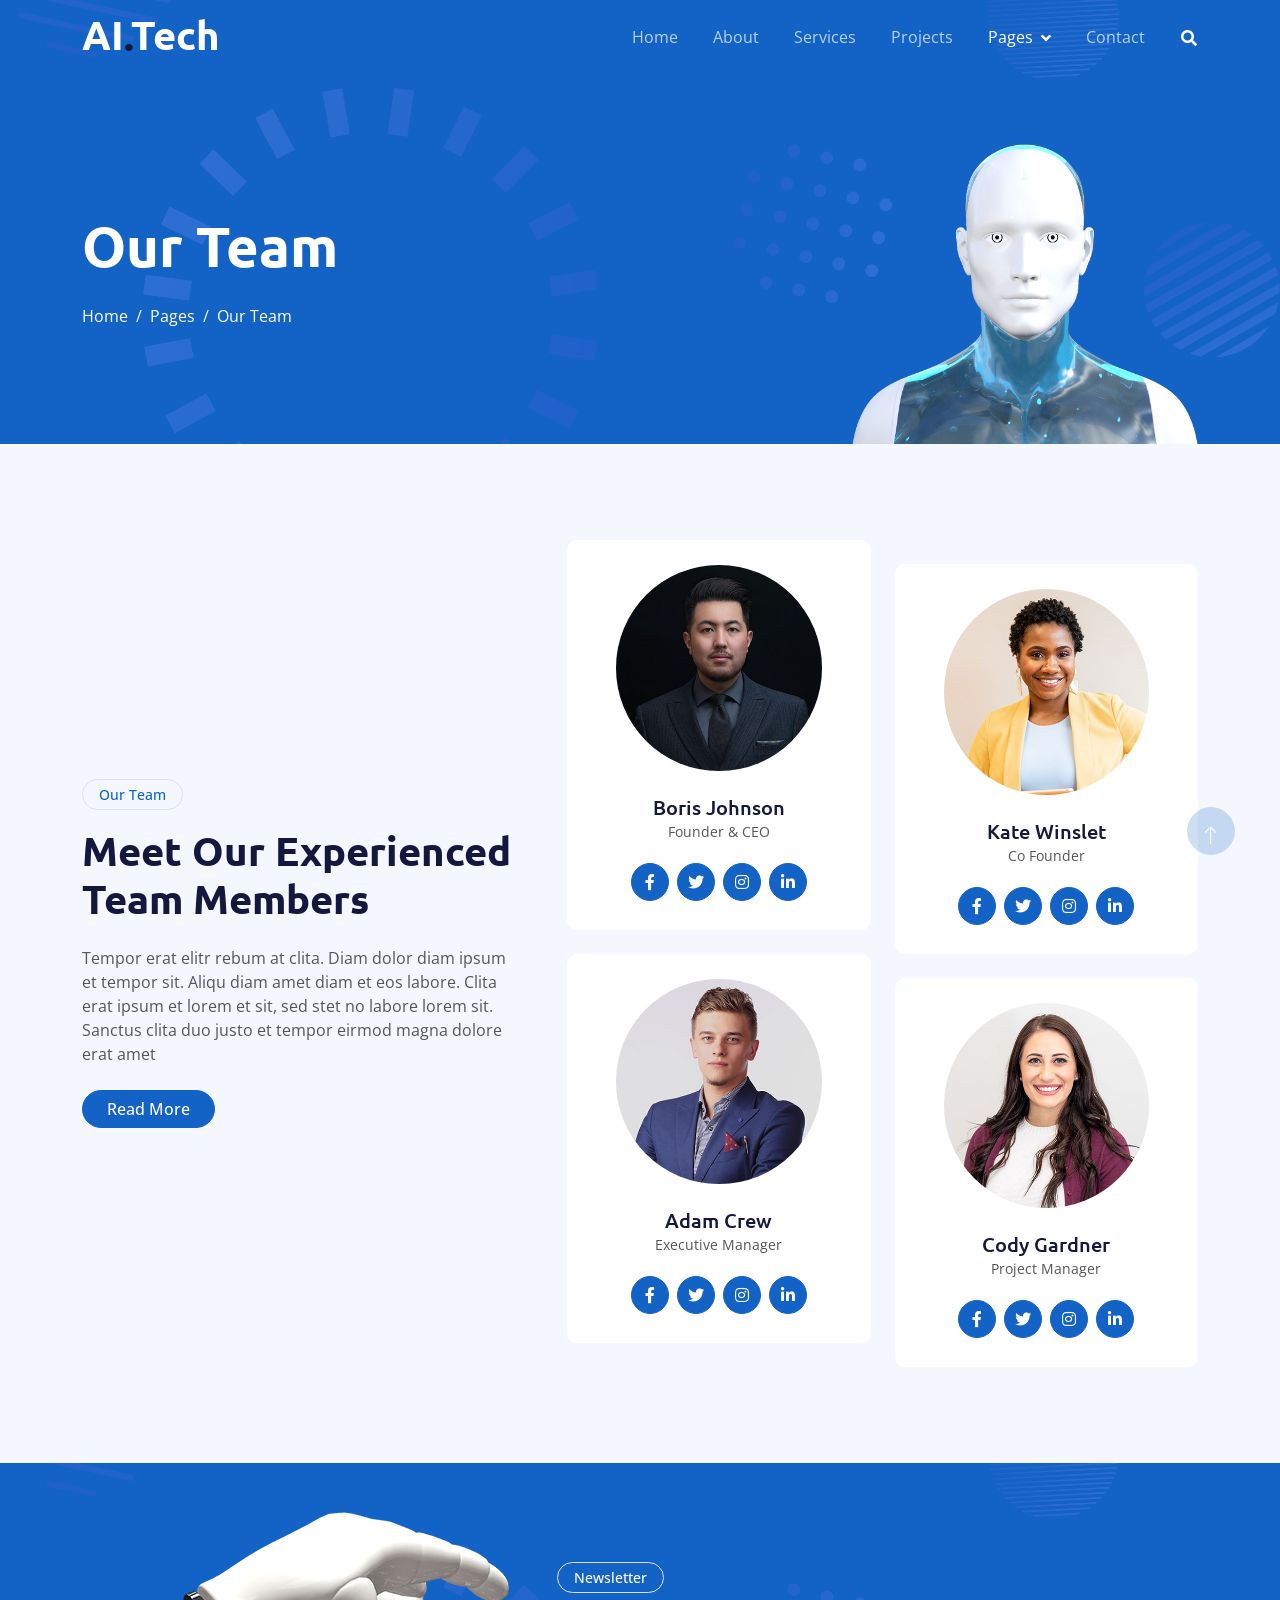
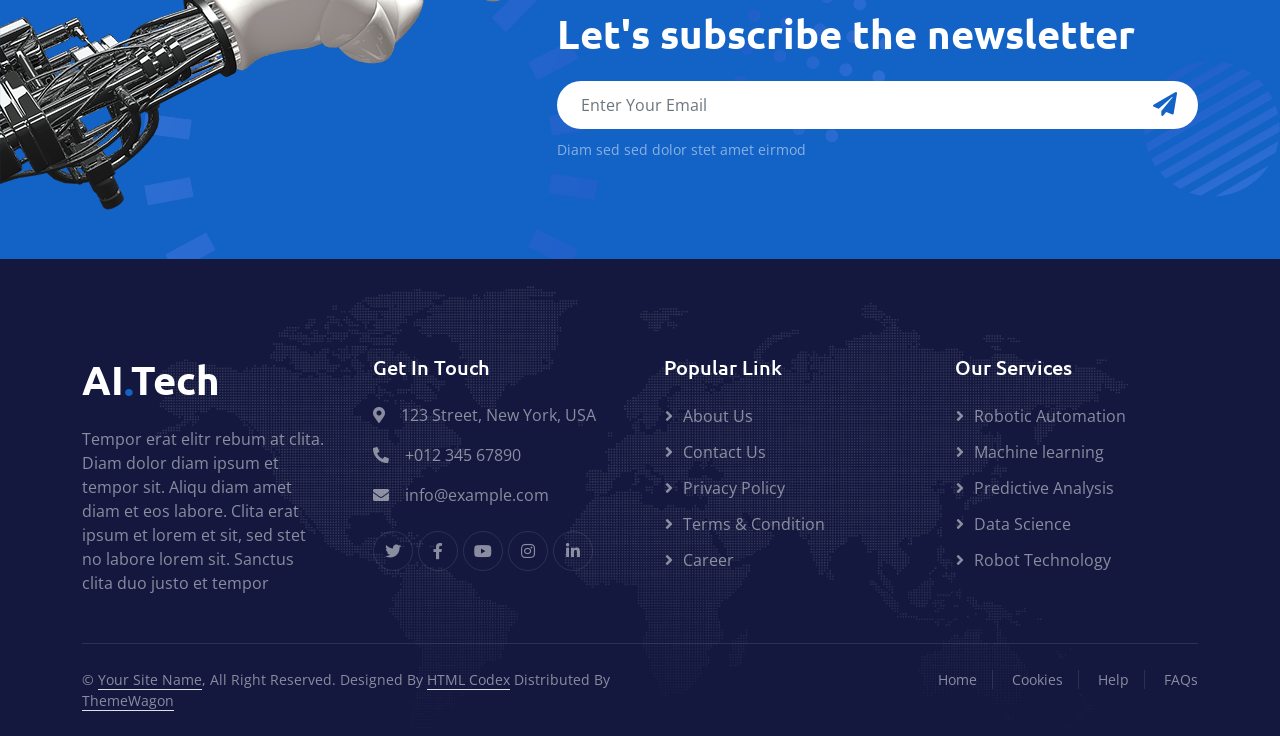
<file: AiTech.WebUI/wwwroot/AI-html-1.0.0/team.html>
<!DOCTYPE html>
<html lang="en">

<head>
    <meta charset="utf-8">
    <title>AI.Tech - Artificial Intelligence HTML Template</title>
    <meta content="width=device-width, initial-scale=1.0" name="viewport">
    <meta content="" name="keywords">
    <meta content="" name="description">

    <!-- Favicon -->
    <link href="img/favicon.ico" rel="icon">

    <!-- Google Web Fonts -->
    <link rel="preconnect" href="https://fonts.googleapis.com">
    <link rel="preconnect" href="https://fonts.gstatic.com" crossorigin>
    <link href="https://fonts.googleapis.com/css2?family=Open+Sans:wght@400;600&family=Ubuntu:wght@500;700&display=swap"
        rel="stylesheet">

    <!-- Icon Font Stylesheet -->
    <link href="https://cdnjs.cloudflare.com/ajax/libs/font-awesome/5.10.0/css/all.min.css" rel="stylesheet">
    <link href="https://cdn.jsdelivr.net/npm/bootstrap-icons@1.4.1/font/bootstrap-icons.css" rel="stylesheet">

    <!-- Libraries Stylesheet -->
    <link href="lib/animate/animate.min.css" rel="stylesheet">
    <link href="lib/owlcarousel/assets/owl.carousel.min.css" rel="stylesheet">

    <!-- Customized Bootstrap Stylesheet -->
    <link href="css/bootstrap.min.css" rel="stylesheet">

    <!-- Template Stylesheet -->
    <link href="css/style.css" rel="stylesheet">
</head>

<body>
    <!-- Spinner Start -->
    <div id="spinner"
        class="show bg-white position-fixed translate-middle w-100 vh-100 top-50 start-50 d-flex align-items-center justify-content-center">
        <div class="spinner-grow text-primary" style="width: 3rem; height: 3rem;" role="status">
            <span class="sr-only">Loading...</span>
        </div>
    </div>
    <!-- Spinner End -->


    <!-- Navbar Start -->
    <div class="container-fluid sticky-top">
        <div class="container">
            <nav class="navbar navbar-expand-lg navbar-dark p-0">
                <a href="index.html" class="navbar-brand">
                    <h1 class="text-white">AI<span class="text-dark">.</span>Tech</h1>
                </a>
                <button type="button" class="navbar-toggler ms-auto me-0" data-bs-toggle="collapse"
                    data-bs-target="#navbarCollapse">
                    <span class="navbar-toggler-icon"></span>
                </button>
                <div class="collapse navbar-collapse" id="navbarCollapse">
                    <div class="navbar-nav ms-auto">
                        <a href="index.html" class="nav-item nav-link">Home</a>
                        <a href="about.html" class="nav-item nav-link">About</a>
                        <a href="service.html" class="nav-item nav-link">Services</a>
                        <a href="project.html" class="nav-item nav-link">Projects</a>
                        <div class="nav-item dropdown">
                            <a href="#" class="nav-link dropdown-toggle active" data-bs-toggle="dropdown">Pages</a>
                            <div class="dropdown-menu bg-light mt-2">
                                <a href="feature.html" class="dropdown-item">Features</a>
                                <a href="team.html" class="dropdown-item active">Our Team</a>
                                <a href="faq.html" class="dropdown-item">FAQs</a>
                                <a href="testimonial.html" class="dropdown-item">Testimonial</a>
                                <a href="404.html" class="dropdown-item">404 Page</a>
                            </div>
                        </div>
                        <a href="contact.html" class="nav-item nav-link">Contact</a>
                    </div>
                    <butaton type="button" class="btn text-white p-0 d-none d-lg-block" data-bs-toggle="modal"
                        data-bs-target="#searchModal"><i class="fa fa-search"></i></butaton>
                </div>
            </nav>
        </div>
    </div>
    <!-- Navbar End -->


    <!-- Hero Start -->
    <div class="container-fluid pt-5 bg-primary hero-header">
        <div class="container pt-5">
            <div class="row g-5 pt-5">
                <div class="col-lg-6 align-self-center text-center text-lg-start mb-lg-5">
                    <h1 class="display-4 text-white mb-4 animated slideInRight">Our Team</h1>
                    <nav aria-label="breadcrumb">
                        <ol class="breadcrumb justify-content-center justify-content-lg-start mb-0">
                            <li class="breadcrumb-item"><a class="text-white" href="#">Home</a></li>
                            <li class="breadcrumb-item"><a class="text-white" href="#">Pages</a></li>
                            <li class="breadcrumb-item text-white active" aria-current="page">Our Team</li>
                        </ol>
                    </nav>
                </div>
                <div class="col-lg-6 align-self-end text-center text-lg-end">
                    <img class="img-fluid" src="img/hero-img.png" alt="" style="max-height: 300px;">
                </div>
            </div>
        </div>
    </div>
    <!-- Hero End -->


    <!-- Full Screen Search Start -->
    <div class="modal fade" id="searchModal" tabindex="-1">
        <div class="modal-dialog modal-fullscreen">
            <div class="modal-content" style="background: rgba(20, 24, 62, 0.7);">
                <div class="modal-header border-0">
                    <button type="button" class="btn btn-square bg-white btn-close" data-bs-dismiss="modal"
                        aria-label="Close"></button>
                </div>
                <div class="modal-body d-flex align-items-center justify-content-center">
                    <div class="input-group" style="max-width: 600px;">
                        <input type="text" class="form-control bg-transparent border-light p-3"
                            placeholder="Type search keyword">
                        <button class="btn btn-light px-4"><i class="bi bi-search"></i></button>
                    </div>
                </div>
            </div>
        </div>
    </div>
    <!-- Full Screen Search End -->


    <!-- Team Start -->
    <div class="container-fluid bg-light py-5">
        <div class="container py-5">
            <div class="row g-5 align-items-center">
                <div class="col-lg-5 wow fadeIn" data-wow-delay="0.1s">
                    <div class="btn btn-sm border rounded-pill text-primary px-3 mb-3">Our Team</div>
                    <h1 class="mb-4">Meet Our Experienced Team Members</h1>
                    <p class="mb-4">Tempor erat elitr rebum at clita. Diam dolor diam ipsum et tempor sit. Aliqu diam
                        amet diam et eos labore. Clita erat ipsum et lorem et sit, sed stet no labore lorem sit. Sanctus
                        clita duo justo et tempor eirmod magna dolore erat amet</p>
                    <a class="btn btn-primary rounded-pill px-4" href="">Read More</a>
                </div>
                <div class="col-lg-7">
                    <div class="row g-4">
                        <div class="col-md-6">
                            <div class="row g-4">
                                <div class="col-12 wow fadeIn" data-wow-delay="0.1s">
                                    <div class="team-item bg-white text-center rounded p-4 pt-0">
                                        <img class="img-fluid rounded-circle p-4" src="img/team-1.jpg" alt="">
                                        <h5 class="mb-0">Boris Johnson</h5>
                                        <small>Founder & CEO</small>
                                        <div class="d-flex justify-content-center mt-3">
                                            <a class="btn btn-square btn-primary m-1" href=""><i
                                                    class="fab fa-facebook-f"></i></a>
                                            <a class="btn btn-square btn-primary m-1" href=""><i
                                                    class="fab fa-twitter"></i></a>
                                            <a class="btn btn-square btn-primary m-1" href=""><i
                                                    class="fab fa-instagram"></i></a>
                                            <a class="btn btn-square btn-primary m-1" href=""><i
                                                    class="fab fa-linkedin-in"></i></a>
                                        </div>
                                    </div>
                                </div>
                                <div class="col-12 wow fadeIn" data-wow-delay="0.5s">
                                    <div class="team-item bg-white text-center rounded p-4 pt-0">
                                        <img class="img-fluid rounded-circle p-4" src="img/team-2.jpg" alt="">
                                        <h5 class="mb-0">Adam Crew</h5>
                                        <small>Executive Manager</small>
                                        <div class="d-flex justify-content-center mt-3">
                                            <a class="btn btn-square btn-primary m-1" href=""><i
                                                    class="fab fa-facebook-f"></i></a>
                                            <a class="btn btn-square btn-primary m-1" href=""><i
                                                    class="fab fa-twitter"></i></a>
                                            <a class="btn btn-square btn-primary m-1" href=""><i
                                                    class="fab fa-instagram"></i></a>
                                            <a class="btn btn-square btn-primary m-1" href=""><i
                                                    class="fab fa-linkedin-in"></i></a>
                                        </div>
                                    </div>
                                </div>
                            </div>
                        </div>
                        <div class="col-md-6 pt-md-4">
                            <div class="row g-4">
                                <div class="col-12 wow fadeIn" data-wow-delay="0.3s">
                                    <div class="team-item bg-white text-center rounded p-4 pt-0">
                                        <img class="img-fluid rounded-circle p-4" src="img/team-3.jpg" alt="">
                                        <h5 class="mb-0">Kate Winslet</h5>
                                        <small>Co Founder</small>
                                        <div class="d-flex justify-content-center mt-3">
                                            <a class="btn btn-square btn-primary m-1" href=""><i
                                                    class="fab fa-facebook-f"></i></a>
                                            <a class="btn btn-square btn-primary m-1" href=""><i
                                                    class="fab fa-twitter"></i></a>
                                            <a class="btn btn-square btn-primary m-1" href=""><i
                                                    class="fab fa-instagram"></i></a>
                                            <a class="btn btn-square btn-primary m-1" href=""><i
                                                    class="fab fa-linkedin-in"></i></a>
                                        </div>
                                    </div>
                                </div>
                                <div class="col-12 wow fadeIn" data-wow-delay="0.7s">
                                    <div class="team-item bg-white text-center rounded p-4 pt-0">
                                        <img class="img-fluid rounded-circle p-4" src="img/team-4.jpg" alt="">
                                        <h5 class="mb-0">Cody Gardner</h5>
                                        <small>Project Manager</small>
                                        <div class="d-flex justify-content-center mt-3">
                                            <a class="btn btn-square btn-primary m-1" href=""><i
                                                    class="fab fa-facebook-f"></i></a>
                                            <a class="btn btn-square btn-primary m-1" href=""><i
                                                    class="fab fa-twitter"></i></a>
                                            <a class="btn btn-square btn-primary m-1" href=""><i
                                                    class="fab fa-instagram"></i></a>
                                            <a class="btn btn-square btn-primary m-1" href=""><i
                                                    class="fab fa-linkedin-in"></i></a>
                                        </div>
                                    </div>
                                </div>
                            </div>
                        </div>
                    </div>
                </div>
            </div>
        </div>
    </div>
    <!-- Team End -->


    <!-- Newsletter Start -->
    <div class="container-fluid bg-primary newsletter py-5">
        <div class="container">
            <div class="row g-5 align-items-center">
                <div class="col-md-5 ps-lg-0 pt-5 pt-md-0 text-start wow fadeIn" data-wow-delay="0.3s">
                    <img class="img-fluid" src="img/newsletter.png" alt="">
                </div>
                <div class="col-md-7 py-5 newsletter-text wow fadeIn" data-wow-delay="0.5s">
                    <div class="btn btn-sm border rounded-pill text-white px-3 mb-3">Newsletter</div>
                    <h1 class="text-white mb-4">Let's subscribe the newsletter</h1>
                    <div class="position-relative w-100 mt-3 mb-2">
                        <input class="form-control border-0 rounded-pill w-100 ps-4 pe-5" type="text"
                            placeholder="Enter Your Email" style="height: 48px;">
                        <button type="button" class="btn shadow-none position-absolute top-0 end-0 mt-1 me-2"><i
                                class="fa fa-paper-plane text-primary fs-4"></i></button>
                    </div>
                    <small class="text-white-50">Diam sed sed dolor stet amet eirmod</small>
                </div>
            </div>
        </div>
    </div>
    <!-- Newsletter End -->


    <!-- Footer Start -->
    <div class="container-fluid bg-dark text-white-50 footer pt-5">
        <div class="container py-5">
            <div class="row g-5">
                <div class="col-md-6 col-lg-3 wow fadeIn" data-wow-delay="0.1s">
                    <a href="index.html" class="d-inline-block mb-3">
                        <h1 class="text-white">AI<span class="text-primary">.</span>Tech</h1>
                    </a>
                    <p class="mb-0">Tempor erat elitr rebum at clita. Diam dolor diam ipsum et tempor sit. Aliqu diam
                        amet diam et eos labore. Clita erat ipsum et lorem et sit, sed stet no labore lorem sit. Sanctus
                        clita duo justo et tempor</p>
                </div>
                <div class="col-md-6 col-lg-3 wow fadeIn" data-wow-delay="0.3s">
                    <h5 class="text-white mb-4">Get In Touch</h5>
                    <p><i class="fa fa-map-marker-alt me-3"></i>123 Street, New York, USA</p>
                    <p><i class="fa fa-phone-alt me-3"></i>+012 345 67890</p>
                    <p><i class="fa fa-envelope me-3"></i>info@example.com</p>
                    <div class="d-flex pt-2">
                        <a class="btn btn-outline-light btn-social" href=""><i class="fab fa-twitter"></i></a>
                        <a class="btn btn-outline-light btn-social" href=""><i class="fab fa-facebook-f"></i></a>
                        <a class="btn btn-outline-light btn-social" href=""><i class="fab fa-youtube"></i></a>
                        <a class="btn btn-outline-light btn-social" href=""><i class="fab fa-instagram"></i></a>
                        <a class="btn btn-outline-light btn-social" href=""><i class="fab fa-linkedin-in"></i></a>
                    </div>
                </div>
                <div class="col-md-6 col-lg-3 wow fadeIn" data-wow-delay="0.5s">
                    <h5 class="text-white mb-4">Popular Link</h5>
                    <a class="btn btn-link" href="">About Us</a>
                    <a class="btn btn-link" href="">Contact Us</a>
                    <a class="btn btn-link" href="">Privacy Policy</a>
                    <a class="btn btn-link" href="">Terms & Condition</a>
                    <a class="btn btn-link" href="">Career</a>
                </div>
                <div class="col-md-6 col-lg-3 wow fadeIn" data-wow-delay="0.7s">
                    <h5 class="text-white mb-4">Our Services</h5>
                    <a class="btn btn-link" href="">Robotic Automation</a>
                    <a class="btn btn-link" href="">Machine learning</a>
                    <a class="btn btn-link" href="">Predictive Analysis</a>
                    <a class="btn btn-link" href="">Data Science</a>
                    <a class="btn btn-link" href="">Robot Technology</a>
                </div>
            </div>
        </div>
        <div class="container wow fadeIn" data-wow-delay="0.1s">
            <div class="copyright">
                <div class="row">
                    <div class="col-md-6 text-center text-md-start mb-3 mb-md-0">
                        &copy; <a class="border-bottom" href="#">Your Site Name</a>, All Right Reserved.

                        <!--/*** This template is free as long as you keep the footer author’s credit link/attribution link/backlink. If you'd like to use the template without the footer author’s credit link/attribution link/backlink, you can purchase the Credit Removal License from "https://htmlcodex.com/credit-removal". Thank you for your support. ***/-->
                        Designed By <a class="border-bottom" href="https://htmlcodex.com">HTML Codex</a> Distributed By <a class="border-bottom" href="https://themewagon.com">ThemeWagon</a>
                    </div>
                    <div class="col-md-6 text-center text-md-end">
                        <div class="footer-menu">
                            <a href="">Home</a>
                            <a href="">Cookies</a>
                            <a href="">Help</a>
                            <a href="">FAQs</a>
                        </div>
                    </div>
                </div>
            </div>
        </div>
    </div>
    <!-- Footer End -->


    <!-- Back to Top -->
    <a href="#" class="btn btn-lg btn-primary btn-lg-square back-to-top pt-2"><i class="bi bi-arrow-up"></i></a>


    <!-- JavaScript Libraries -->
    <script src="https://ajax.googleapis.com/ajax/libs/jquery/3.6.1/jquery.min.js"></script>
    <script src="https://cdn.jsdelivr.net/npm/bootstrap@5.0.0/dist/js/bootstrap.bundle.min.js"></script>
    <script src="lib/wow/wow.min.js"></script>
    <script src="lib/easing/easing.min.js"></script>
    <script src="lib/waypoints/waypoints.min.js"></script>
    <script src="lib/counterup/counterup.min.js"></script>
    <script src="lib/owlcarousel/owl.carousel.min.js"></script>

    <!-- Template Javascript -->
    <script src="js/main.js"></script>
</body>

</html>
</file>
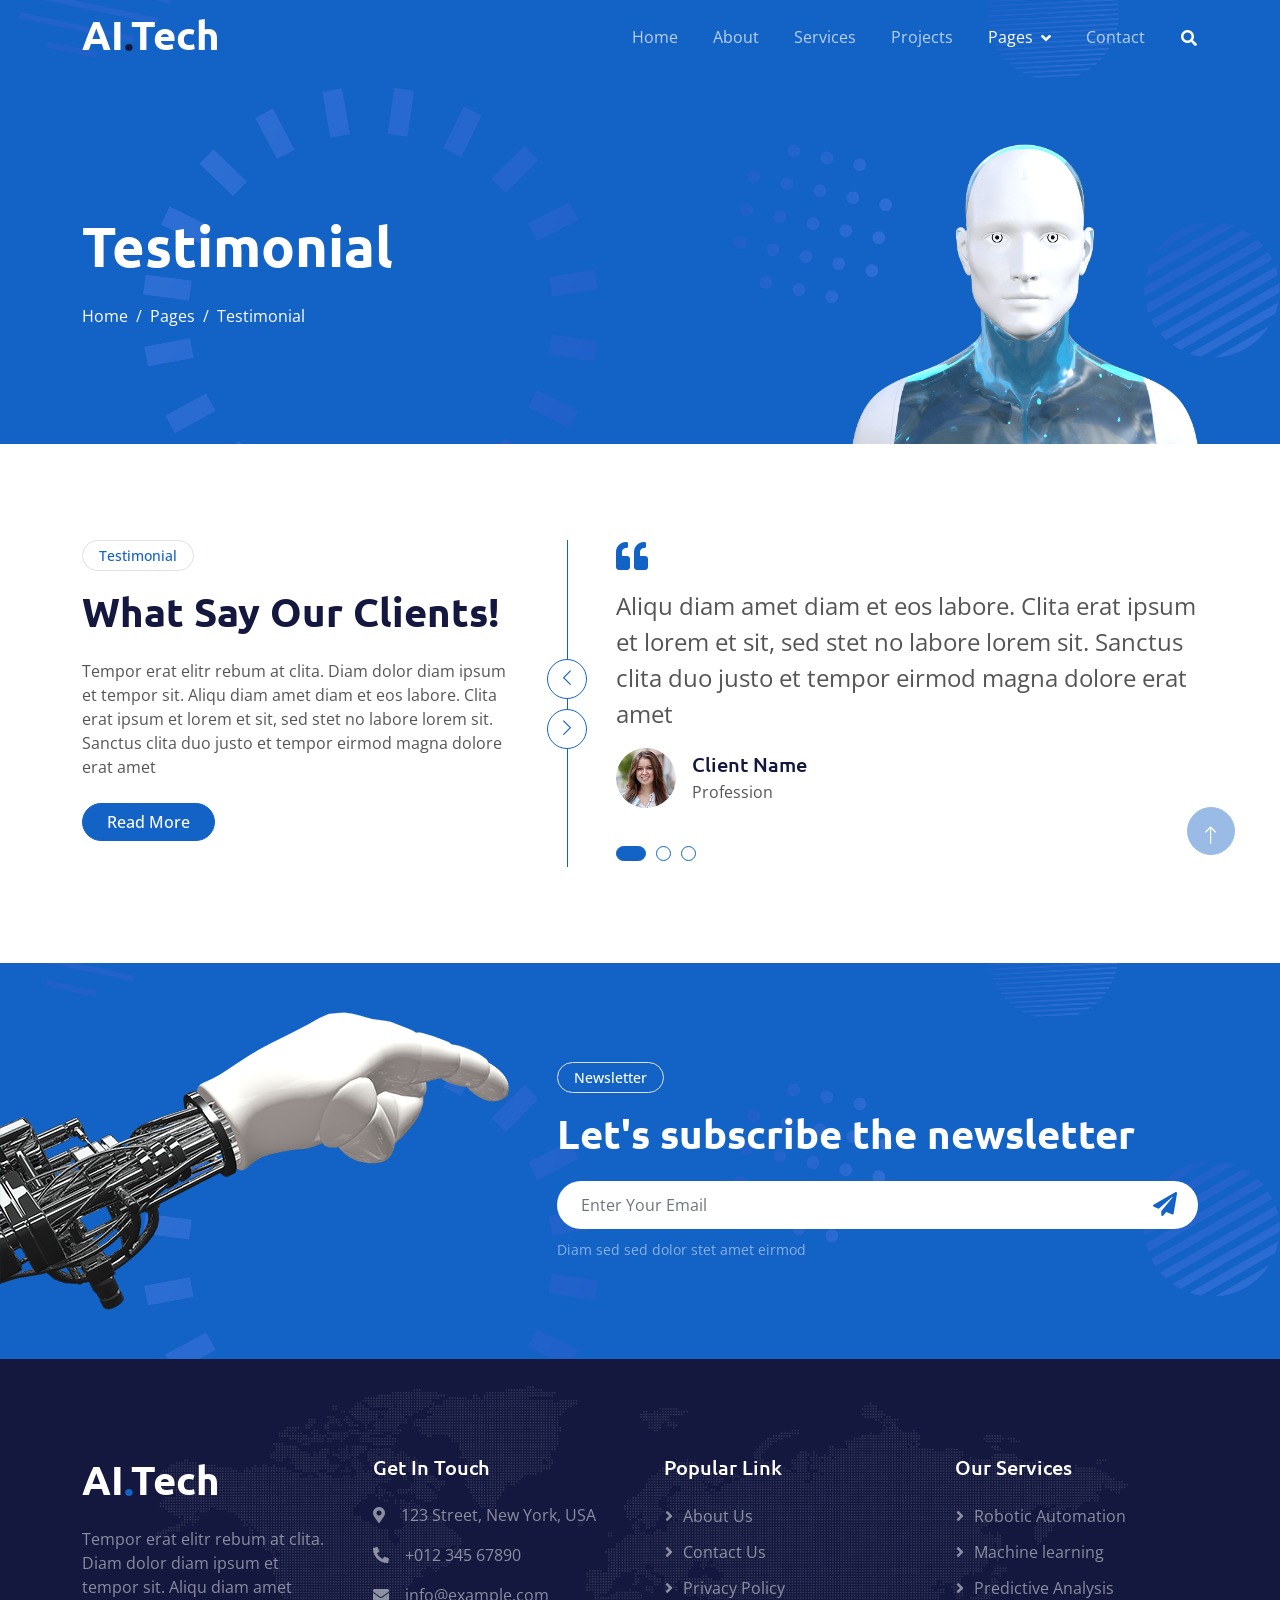
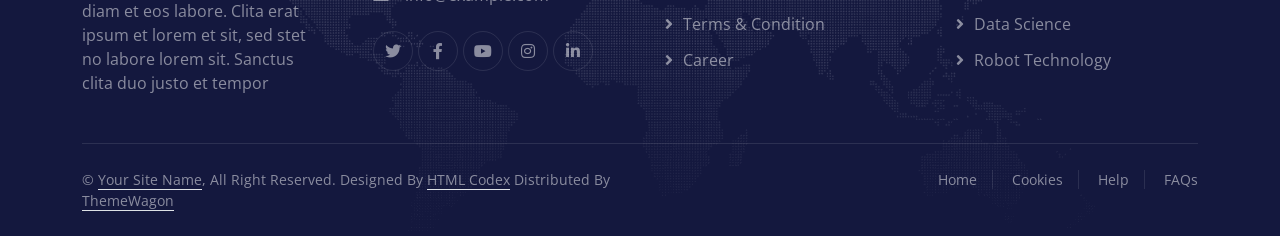
<file: AiTech.WebUI/wwwroot/AI-html-1.0.0/testimonial.html>
<!DOCTYPE html>
<html lang="en">

<head>
    <meta charset="utf-8">
    <title>AI.Tech - Artificial Intelligence HTML Template</title>
    <meta content="width=device-width, initial-scale=1.0" name="viewport">
    <meta content="" name="keywords">
    <meta content="" name="description">

    <!-- Favicon -->
    <link href="img/favicon.ico" rel="icon">

    <!-- Google Web Fonts -->
    <link rel="preconnect" href="https://fonts.googleapis.com">
    <link rel="preconnect" href="https://fonts.gstatic.com" crossorigin>
    <link href="https://fonts.googleapis.com/css2?family=Open+Sans:wght@400;600&family=Ubuntu:wght@500;700&display=swap"
        rel="stylesheet">

    <!-- Icon Font Stylesheet -->
    <link href="https://cdnjs.cloudflare.com/ajax/libs/font-awesome/5.10.0/css/all.min.css" rel="stylesheet">
    <link href="https://cdn.jsdelivr.net/npm/bootstrap-icons@1.4.1/font/bootstrap-icons.css" rel="stylesheet">

    <!-- Libraries Stylesheet -->
    <link href="lib/animate/animate.min.css" rel="stylesheet">
    <link href="lib/owlcarousel/assets/owl.carousel.min.css" rel="stylesheet">

    <!-- Customized Bootstrap Stylesheet -->
    <link href="css/bootstrap.min.css" rel="stylesheet">

    <!-- Template Stylesheet -->
    <link href="css/style.css" rel="stylesheet">
</head>

<body>
    <!-- Spinner Start -->
    <div id="spinner"
        class="show bg-white position-fixed translate-middle w-100 vh-100 top-50 start-50 d-flex align-items-center justify-content-center">
        <div class="spinner-grow text-primary" style="width: 3rem; height: 3rem;" role="status">
            <span class="sr-only">Loading...</span>
        </div>
    </div>
    <!-- Spinner End -->


    <!-- Navbar Start -->
    <div class="container-fluid sticky-top">
        <div class="container">
            <nav class="navbar navbar-expand-lg navbar-dark p-0">
                <a href="index.html" class="navbar-brand">
                    <h1 class="text-white">AI<span class="text-dark">.</span>Tech</h1>
                </a>
                <button type="button" class="navbar-toggler ms-auto me-0" data-bs-toggle="collapse"
                    data-bs-target="#navbarCollapse">
                    <span class="navbar-toggler-icon"></span>
                </button>
                <div class="collapse navbar-collapse" id="navbarCollapse">
                    <div class="navbar-nav ms-auto">
                        <a href="index.html" class="nav-item nav-link">Home</a>
                        <a href="about.html" class="nav-item nav-link">About</a>
                        <a href="service.html" class="nav-item nav-link">Services</a>
                        <a href="project.html" class="nav-item nav-link">Projects</a>
                        <div class="nav-item dropdown">
                            <a href="#" class="nav-link dropdown-toggle active" data-bs-toggle="dropdown">Pages</a>
                            <div class="dropdown-menu bg-light mt-2">
                                <a href="feature.html" class="dropdown-item">Features</a>
                                <a href="team.html" class="dropdown-item">Our Team</a>
                                <a href="faq.html" class="dropdown-item">FAQs</a>
                                <a href="testimonial.html" class="dropdown-item active">Testimonial</a>
                                <a href="404.html" class="dropdown-item">404 Page</a>
                            </div>
                        </div>
                        <a href="contact.html" class="nav-item nav-link">Contact</a>
                    </div>
                    <butaton type="button" class="btn text-white p-0 d-none d-lg-block" data-bs-toggle="modal"
                        data-bs-target="#searchModal"><i class="fa fa-search"></i></butaton>
                </div>
            </nav>
        </div>
    </div>
    <!-- Navbar End -->


    <!-- Hero Start -->
    <div class="container-fluid pt-5 bg-primary hero-header">
        <div class="container pt-5">
            <div class="row g-5 pt-5">
                <div class="col-lg-6 align-self-center text-center text-lg-start mb-lg-5">
                    <h1 class="display-4 text-white mb-4 animated slideInRight">Testimonial</h1>
                    <nav aria-label="breadcrumb">
                        <ol class="breadcrumb justify-content-center justify-content-lg-start mb-0">
                            <li class="breadcrumb-item"><a class="text-white" href="#">Home</a></li>
                            <li class="breadcrumb-item"><a class="text-white" href="#">Pages</a></li>
                            <li class="breadcrumb-item text-white active" aria-current="page">Testimonial</li>
                        </ol>
                    </nav>
                </div>
                <div class="col-lg-6 align-self-end text-center text-lg-end">
                    <img class="img-fluid" src="img/hero-img.png" alt="" style="max-height: 300px;">
                </div>
            </div>
        </div>
    </div>
    <!-- Hero End -->


    <!-- Full Screen Search Start -->
    <div class="modal fade" id="searchModal" tabindex="-1">
        <div class="modal-dialog modal-fullscreen">
            <div class="modal-content" style="background: rgba(20, 24, 62, 0.7);">
                <div class="modal-header border-0">
                    <button type="button" class="btn btn-square bg-white btn-close" data-bs-dismiss="modal"
                        aria-label="Close"></button>
                </div>
                <div class="modal-body d-flex align-items-center justify-content-center">
                    <div class="input-group" style="max-width: 600px;">
                        <input type="text" class="form-control bg-transparent border-light p-3"
                            placeholder="Type search keyword">
                        <button class="btn btn-light px-4"><i class="bi bi-search"></i></button>
                    </div>
                </div>
            </div>
        </div>
    </div>
    <!-- Full Screen Search End -->


    <!-- Testimonial Start -->
    <div class="container-xxl py-5">
        <div class="container py-5">
            <div class="row g-5">
                <div class="col-lg-5 wow fadeIn" data-wow-delay="0.1s">
                    <div class="btn btn-sm border rounded-pill text-primary px-3 mb-3">Testimonial</div>
                    <h1 class="mb-4">What Say Our Clients!</h1>
                    <p class="mb-4">Tempor erat elitr rebum at clita. Diam dolor diam ipsum et tempor sit. Aliqu diam
                        amet diam et eos labore. Clita erat ipsum et lorem et sit, sed stet no labore lorem sit. Sanctus
                        clita duo justo et tempor eirmod magna dolore erat amet</p>
                    <a class="btn btn-primary rounded-pill px-4" href="">Read More</a>
                </div>
                <div class="col-lg-7 wow fadeIn" data-wow-delay="0.5s">
                    <div class="owl-carousel testimonial-carousel border-start border-primary">
                        <div class="testimonial-item ps-5">
                            <i class="fa fa-quote-left fa-2x text-primary mb-3"></i>
                            <p class="fs-4">Aliqu diam amet diam et eos labore. Clita erat ipsum et lorem et sit, sed stet no labore lorem sit. Sanctus clita duo justo et tempor eirmod magna dolore erat amet</p>
                            <div class="d-flex align-items-center">
                                <img class="img-fluid flex-shrink-0 rounded-circle" src="img/testimonial-1.jpg"
                                    style="width: 60px; height: 60px;">
                                <div class="ps-3">
                                    <h5 class="mb-1">Client Name</h5>
                                    <span>Profession</span>
                                </div>
                            </div>
                        </div>
                        <div class="testimonial-item ps-5">
                            <i class="fa fa-quote-left fa-2x text-primary mb-3"></i>
                            <p class="fs-4">Aliqu diam amet diam et eos labore. Clita erat ipsum et lorem et sit, sed stet no labore lorem sit. Sanctus clita duo justo et tempor eirmod magna dolore erat amet</p>
                            <div class="d-flex align-items-center">
                                <img class="img-fluid flex-shrink-0 rounded-circle" src="img/testimonial-2.jpg"
                                    style="width: 60px; height: 60px;">
                                <div class="ps-3">
                                    <h5 class="mb-1">Client Name</h5>
                                    <span>Profession</span>
                                </div>
                            </div>
                        </div>
                        <div class="testimonial-item ps-5">
                            <i class="fa fa-quote-left fa-2x text-primary mb-3"></i>
                            <p class="fs-4">Aliqu diam amet diam et eos labore. Clita erat ipsum et lorem et sit, sed stet no labore lorem sit. Sanctus clita duo justo et tempor eirmod magna dolore erat amet</p>
                            <div class="d-flex align-items-center">
                                <img class="img-fluid flex-shrink-0 rounded-circle" src="img/testimonial-3.jpg"
                                    style="width: 60px; height: 60px;">
                                <div class="ps-3">
                                    <h5 class="mb-1">Client Name</h5>
                                    <span>Profession</span>
                                </div>
                            </div>
                        </div>
                    </div>
                </div>
            </div>
        </div>
    </div>
    <!-- Testimonial End -->


    <!-- Newsletter Start -->
    <div class="container-fluid bg-primary newsletter py-5">
        <div class="container">
            <div class="row g-5 align-items-center">
                <div class="col-md-5 ps-lg-0 pt-5 pt-md-0 text-start wow fadeIn" data-wow-delay="0.3s">
                    <img class="img-fluid" src="img/newsletter.png" alt="">
                </div>
                <div class="col-md-7 py-5 newsletter-text wow fadeIn" data-wow-delay="0.5s">
                    <div class="btn btn-sm border rounded-pill text-white px-3 mb-3">Newsletter</div>
                    <h1 class="text-white mb-4">Let's subscribe the newsletter</h1>
                    <div class="position-relative w-100 mt-3 mb-2">
                        <input class="form-control border-0 rounded-pill w-100 ps-4 pe-5" type="text"
                            placeholder="Enter Your Email" style="height: 48px;">
                        <button type="button" class="btn shadow-none position-absolute top-0 end-0 mt-1 me-2"><i
                                class="fa fa-paper-plane text-primary fs-4"></i></button>
                    </div>
                    <small class="text-white-50">Diam sed sed dolor stet amet eirmod</small>
                </div>
            </div>
        </div>
    </div>
    <!-- Newsletter End -->


    <!-- Footer Start -->
    <div class="container-fluid bg-dark text-white-50 footer pt-5">
        <div class="container py-5">
            <div class="row g-5">
                <div class="col-md-6 col-lg-3 wow fadeIn" data-wow-delay="0.1s">
                    <a href="index.html" class="d-inline-block mb-3">
                        <h1 class="text-white">AI<span class="text-primary">.</span>Tech</h1>
                    </a>
                    <p class="mb-0">Tempor erat elitr rebum at clita. Diam dolor diam ipsum et tempor sit. Aliqu diam
                        amet diam et eos labore. Clita erat ipsum et lorem et sit, sed stet no labore lorem sit. Sanctus
                        clita duo justo et tempor</p>
                </div>
                <div class="col-md-6 col-lg-3 wow fadeIn" data-wow-delay="0.3s">
                    <h5 class="text-white mb-4">Get In Touch</h5>
                    <p><i class="fa fa-map-marker-alt me-3"></i>123 Street, New York, USA</p>
                    <p><i class="fa fa-phone-alt me-3"></i>+012 345 67890</p>
                    <p><i class="fa fa-envelope me-3"></i>info@example.com</p>
                    <div class="d-flex pt-2">
                        <a class="btn btn-outline-light btn-social" href=""><i class="fab fa-twitter"></i></a>
                        <a class="btn btn-outline-light btn-social" href=""><i class="fab fa-facebook-f"></i></a>
                        <a class="btn btn-outline-light btn-social" href=""><i class="fab fa-youtube"></i></a>
                        <a class="btn btn-outline-light btn-social" href=""><i class="fab fa-instagram"></i></a>
                        <a class="btn btn-outline-light btn-social" href=""><i class="fab fa-linkedin-in"></i></a>
                    </div>
                </div>
                <div class="col-md-6 col-lg-3 wow fadeIn" data-wow-delay="0.5s">
                    <h5 class="text-white mb-4">Popular Link</h5>
                    <a class="btn btn-link" href="">About Us</a>
                    <a class="btn btn-link" href="">Contact Us</a>
                    <a class="btn btn-link" href="">Privacy Policy</a>
                    <a class="btn btn-link" href="">Terms & Condition</a>
                    <a class="btn btn-link" href="">Career</a>
                </div>
                <div class="col-md-6 col-lg-3 wow fadeIn" data-wow-delay="0.7s">
                    <h5 class="text-white mb-4">Our Services</h5>
                    <a class="btn btn-link" href="">Robotic Automation</a>
                    <a class="btn btn-link" href="">Machine learning</a>
                    <a class="btn btn-link" href="">Predictive Analysis</a>
                    <a class="btn btn-link" href="">Data Science</a>
                    <a class="btn btn-link" href="">Robot Technology</a>
                </div>
            </div>
        </div>
        <div class="container wow fadeIn" data-wow-delay="0.1s">
            <div class="copyright">
                <div class="row">
                    <div class="col-md-6 text-center text-md-start mb-3 mb-md-0">
                        &copy; <a class="border-bottom" href="#">Your Site Name</a>, All Right Reserved.

                        <!--/*** This template is free as long as you keep the footer author’s credit link/attribution link/backlink. If you'd like to use the template without the footer author’s credit link/attribution link/backlink, you can purchase the Credit Removal License from "https://htmlcodex.com/credit-removal". Thank you for your support. ***/-->
                        Designed By <a class="border-bottom" href="https://htmlcodex.com">HTML Codex</a> Distributed By <a class="border-bottom" href="https://themewagon.com">ThemeWagon</a>
                    </div>
                    <div class="col-md-6 text-center text-md-end">
                        <div class="footer-menu">
                            <a href="">Home</a>
                            <a href="">Cookies</a>
                            <a href="">Help</a>
                            <a href="">FAQs</a>
                        </div>
                    </div>
                </div>
            </div>
        </div>
    </div>
    <!-- Footer End -->


    <!-- Back to Top -->
    <a href="#" class="btn btn-lg btn-primary btn-lg-square back-to-top pt-2"><i class="bi bi-arrow-up"></i></a>


    <!-- JavaScript Libraries -->
    <script src="https://ajax.googleapis.com/ajax/libs/jquery/3.6.1/jquery.min.js"></script>
    <script src="https://cdn.jsdelivr.net/npm/bootstrap@5.0.0/dist/js/bootstrap.bundle.min.js"></script>
    <script src="lib/wow/wow.min.js"></script>
    <script src="lib/easing/easing.min.js"></script>
    <script src="lib/waypoints/waypoints.min.js"></script>
    <script src="lib/counterup/counterup.min.js"></script>
    <script src="lib/owlcarousel/owl.carousel.min.js"></script>

    <!-- Template Javascript -->
    <script src="js/main.js"></script>
</body>

</html>
</file>
<file: AiTech.WebUI/wwwroot/AI-html-1.0.0/css/style.css>
/********** Template CSS **********/
:root {
    --primary: #1363C6;
    --secondary: #15ACE1;
    --light: #F4F7FE;
    --dark: #14183E;
}


/*** Spinner ***/
#spinner {
    opacity: 0;
    visibility: hidden;
    transition: opacity .5s ease-out, visibility 0s linear .5s;
    z-index: 99999;
}

#spinner.show {
    transition: opacity .5s ease-out, visibility 0s linear 0s;
    visibility: visible;
    opacity: 1;
}

.back-to-top {
    position: fixed;
    display: none;
    right: 45px;
    bottom: 45px;
    z-index: 99;
}


/*** Heading ***/
h1,
h2,
h3,
.fw-bold {
    font-weight: 700 !important;
}

h4,
h5,
h6,
.fw-medium {
    font-weight: 500 !important;
}


/*** Button ***/
.btn {
    font-weight: 500;
    transition: .5s;
}

.btn-square {
    width: 38px;
    height: 38px;
}

.btn-sm-square {
    width: 32px;
    height: 32px;
}

.btn-lg-square {
    width: 48px;
    height: 48px;
}

.btn-square,
.btn-sm-square,
.btn-lg-square {
    padding: 0;
    display: flex;
    align-items: center;
    justify-content: center;
    font-weight: normal;
    border-radius: 50px;
}


/*** Navbar ***/
.sticky-top {
    top: -150px;
    transition: .5s;
}

.navbar {
    padding: 11px 0 !important;
    height: 75px;
}

.navbar .navbar-nav .nav-link {
    margin-right: 35px;
    padding: 0;
    color: rgba(255, 255, 255, .7);
    outline: none;
}

.navbar .navbar-nav .nav-link:hover,
.navbar .navbar-nav .nav-link.active {
    color: rgba(255, 255, 255, 1);
}

.navbar .dropdown-toggle::after {
    border: none;
    content: "\f107";
    font-family: "Font Awesome 5 Free";
    font-weight: 900;
    vertical-align: middle;
    margin-left: 8px;
}

@media (max-width: 991.98px) {
    .navbar .navbar-nav {
        padding: 0 15px;
        background: var(--primary);
    }

    .navbar .navbar-nav .nav-link  {
        margin-right: 0;
        padding: 10px 0;
    }
}

@media (min-width: 992px) {
    .navbar .nav-item .dropdown-menu {
        display: block;
        border: none;
        margin-top: 0;
        top: 150%;
        opacity: 0;
        visibility: hidden;
        transition: .5s;
    }

    .navbar .nav-item:hover .dropdown-menu {
        top: 100%;
        visibility: visible;
        transition: .5s;
        opacity: 1;
    }
}


/*** Hero Header ***/
.hero-header {
    margin-top: -75px;
    background: url(../img/bg-hero.png) center center no-repeat;
    background-size: cover;
}

.hero-header .breadcrumb-item+.breadcrumb-item::before {
    color: var(--light);
}


/*** Section Title ***/
.section-title::before {
    position: absolute;
    content: "";
    width: 45px;
    height: 4px;
    bottom: 0;
    left: 0;
    background: var(--dark);
}

.section-title::after {
    position: absolute;
    content: "";
    width: 4px;
    height: 4px;
    bottom: 0;
    left: 50px;
    background: var(--dark);
}

.section-title.text-center::before {
    left: 50%;
    margin-left: -25px;
}

.section-title.text-center::after {
    left: 50%;
    margin-left: 25px;
}

.section-title h6::before,
.section-title h6::after {
    position: absolute;
    content: "";
    width: 10px;
    height: 10px;
    top: 2px;
    left: 0;
    background: rgba(33, 66, 177, .5);
}

.section-title h6::after {
    top: 5px;
    left: 3px;
}


/*** About ***/
.about-img {
    position: relative;
    overflow: hidden;
}

.about-img::after {
    position: absolute;
    content: "";
    width: 100%;
    height: 100%;
    top: 0;
    left: 0;
    background: url(../img/bg-about-img.png) top left no-repeat;
    background-size: contain;
}


/*** Service ***/
.service-item {
    position: relative;
    padding: 45px 30px;
    background: #FFFFFF;
    transition: .5s;
}

.service-item:hover {
    background: var(--primary);
}

.service-item .service-icon {
    margin: 0 auto 20px auto;
    width: 90px;
    height: 90px;
    color: var(--primary);
    background: var(--light);
    transition: .5s;
}

.service-item:hover .service-icon {
    background: #FFFFFF;
}

.service-item h5,
.service-item p {
    transition: .5s;
}

.service-item:hover h5,
.service-item:hover p {
    color: #FFFFFF;
}

.service-item a.btn {
    position: relative;
    display: flex;
    color: var(--primary);
    transition: .5s;
    z-index: 1;
}

.service-item:hover a.btn {
    color: var(--primary);
}

.service-item a.btn::before {
    position: absolute;
    content: "";
    width: 35px;
    height: 35px;
    top: 0;
    left: 0;
    border-radius: 35px;
    background: var(--light);
    transition: .5s;
    z-index: -1;
}

.service-item:hover a.btn::before {
    width: 100%;
    background: var(--light);
}


/*** Feature ***/
.feature {
    background: url(../img/bg-hero.png) center center no-repeat;
    background-size: cover;
}


/*** Newsletter ***/
.newsletter {
    background: url(../img/bg-hero.png) center center no-repeat;
    background-size: cover;
}

@media (min-width: 992px) {
    .newsletter .container {
        max-width: 100% !important;
    }

    .newsletter .newsletter-text  {
        padding-right: calc(((100% - 960px) / 2) + .75rem);
    }
}

@media (min-width: 1200px) {
    .newsletter .newsletter-text  {
        padding-right: calc(((100% - 1140px) / 2) + .75rem);
    }
}

@media (min-width: 1400px) {
    .newsletter .newsletter-text  {
        padding-right: calc(((100% - 1320px) / 2) + .75rem);
    }
}


/*** Case Study ***/
.case-item img {
    transition: .5s;
}
  
.case-item:hover img {
    transform: scale(1.2);
}
  
.case-overlay {
    position: absolute;
    padding: 30px;
    width: 100%;
    height: 100%;
    top: 0;
    left: 0;
    display: flex;
    flex-direction: column;
    align-items: flex-start;
    justify-content: flex-end;
    background: linear-gradient(rgba(20, 24, 62, 0), var(--dark));
    z-index: 1;
}

.case-overlay small {
    display: inline-block;
    padding: 3px 15px;
    color: #FFFFFF;
    background: rgba(20, 24, 62, .7);
    border-radius: 25px;
    margin-bottom: 15px;
}

.case-overlay span.btn:hover {
    color: var(--primary);
    background: #FFFFFF;
    border-color: #FFFFFF;
}


/*** FAQs ***/
.accordion .accordion-item {
    border: none;
    margin-bottom: 15px;
}

.accordion .accordion-button {
    background: var(--light);
    border-radius: 2px;
}

.accordion .accordion-button:not(.collapsed) {
    color: #FFFFFF;
    background: var(--primary);
    box-shadow: none;
}

.accordion .accordion-button:not(.collapsed)::after {
    background-image: url("data:image/svg+xml,%3csvg xmlns='http://www.w3.org/2000/svg' viewBox='0 0 16 16' fill='%23fff'%3e%3cpath fill-rule='evenodd' d='M1.646 4.646a.5.5 0 0 1 .708 0L8 10.293l5.646-5.647a.5.5 0 0 1 .708.708l-6 6a.5.5 0 0 1-.708 0l-6-6a.5.5 0 0 1 0-.708z'/%3e%3c/svg%3e");
}

.accordion .accordion-body {
    padding: 15px 0 0 0;
}


/*** Testimonial ***/
.testimonial-carousel {
    position: relative;
}

.testimonial-carousel .owl-nav {
    position: absolute;
    width: 40px;
    height: 100%;
    top: calc(50% - 50px);
    left: -21px;
    display: flex;
    flex-direction: column;
    align-items: center;
}

.testimonial-carousel .owl-nav .owl-prev,
.testimonial-carousel .owl-nav .owl-next {
    margin: 5px 0;
    width: 40px;
    height: 40px;
    display: flex;
    align-items: center;
    justify-content: center;
    color: var(--primary);
    background: #FFFFFF;
    border: 1px solid var(--primary);
    border-radius: 40px;
    font-size: 18px;
    transition: .5s;
}

.testimonial-carousel .owl-nav .owl-prev:hover,
.testimonial-carousel .owl-nav .owl-next:hover {
    background: var(--primary);
    color: #FFFFFF;
}

.testimonial-carousel .owl-dots {
    margin-top: 35px;
    margin-left: 3rem;
}

.testimonial-carousel .owl-dot {
    position: relative;
    display: inline-block;
    margin-right: 10px;
    width: 15px;
    height: 15px;
    background: #FFFFFF;
    border: 1px solid var(--primary);
    border-radius: 15px;
    transition: .5s;
}

.testimonial-carousel .owl-dot.active {
    width: 30px;
    background: var(--primary);
}


/*** Team ***/
.team-item {
    transition: .5s;
    border: 1px solid transparent;
    transition: .5s;
}

.team-item:hover {

    border-color: var(--primary);
}


/*** Footer ***/
.footer {
    background: url(../img/footer.png) center center no-repeat;
    background-size: contain;
}

.footer .btn.btn-social {
    margin-right: 5px;
    width: 40px;
    height: 40px;
    display: flex;
    align-items: center;
    justify-content: center;
    color: rgba(255,255,255,.5);
    border: 1px solid rgba(256, 256, 256, .1);
    border-radius: 40px;
    transition: .3s;
}

.footer .btn.btn-social:hover {
    color: var(--primary);
}

.footer .btn.btn-link {
    display: block;
    margin-bottom: 10px;
    padding: 0;
    text-align: left;
    color: rgba(255,255,255,.5);
    font-weight: normal;
    transition: .3s;
}

.footer .btn.btn-link:hover {
    color: #FFFFFF;
}

.footer .btn.btn-link::before {
    position: relative;
    content: "\f105";
    font-family: "Font Awesome 5 Free";
    font-weight: 900;
    margin-right: 10px;
}

.footer .btn.btn-link:hover {
    letter-spacing: 1px;
    box-shadow: none;
}

.footer .copyright {
    padding: 25px 0;
    font-size: 14px;
    border-top: 1px solid rgba(256, 256, 256, .1);
}

.footer .copyright a {
    color: rgba(255,255,255,.5);
}

.footer .copyright a:hover {
    color: #FFFFFF;
}

.footer .footer-menu a {
    margin-right: 15px;
    padding-right: 15px;
    border-right: 1px solid rgba(255, 255, 255, .1);
}

.footer .footer-menu a:last-child {
    margin-right: 0;
    padding-right: 0;
    border-right: none;
}
</file>
<file: AiTech.WebUI/wwwroot/adminThema/documentation/css/prism.css>
/* PrismJS 1.29.0
https://prismjs.com/download.html#themes=prism&languages=markup+css+clike+javascript */
code[class*=language-],pre[class*=language-]{color:#000;background:0 0;text-shadow:0 1px #fff;font-family:Consolas,Monaco,'Andale Mono','Ubuntu Mono',monospace;font-size:1em;text-align:left;white-space:pre;word-spacing:normal;word-break:normal;word-wrap:normal;line-height:1.5;-moz-tab-size:4;-o-tab-size:4;tab-size:4;-webkit-hyphens:none;-moz-hyphens:none;-ms-hyphens:none;hyphens:none}code[class*=language-] ::-moz-selection,code[class*=language-]::-moz-selection,pre[class*=language-] ::-moz-selection,pre[class*=language-]::-moz-selection{text-shadow:none;background:#b3d4fc}code[class*=language-] ::selection,code[class*=language-]::selection,pre[class*=language-] ::selection,pre[class*=language-]::selection{text-shadow:none;background:#b3d4fc}@media print{code[class*=language-],pre[class*=language-]{text-shadow:none}}pre[class*=language-]{padding:1em;margin:.5em 0;overflow:auto}:not(pre)>code[class*=language-],pre[class*=language-]{background:#f5f2f0}:not(pre)>code[class*=language-]{padding:.1em;border-radius:.3em;white-space:normal}.token.cdata,.token.comment,.token.doctype,.token.prolog{color:#708090}.token.punctuation{color:#999}.token.namespace{opacity:.7}.token.boolean,.token.constant,.token.deleted,.token.number,.token.property,.token.symbol,.token.tag{color:#905}.token.attr-name,.token.builtin,.token.char,.token.inserted,.token.selector,.token.string{color:#690}.language-css .token.string,.style .token.string,.token.entity,.token.operator,.token.url{color:#9a6e3a;background:hsla(0,0%,100%,.5)}.token.atrule,.token.attr-value,.token.keyword{color:#07a}.token.class-name,.token.function{color:#dd4a68}.token.important,.token.regex,.token.variable{color:#e90}.token.bold,.token.important{font-weight:700}.token.italic{font-style:italic}.token.entity{cursor:help}
</file>
<file: AiTech.WebUI/wwwroot/adminThema/documentation/css/style.css>
@import url("https://fonts.googleapis.com/css2?family=Raleway:ital,wght@0,100;0,200;0,300;0,400;0,500;0,600;0,700;0,800;0,900;1,100;1,200;1,300;1,400;1,500;1,600;1,700;1,800;1,900&family=Work+Sans:ital,wght@0,100;0,200;0,300;0,400;0,500;0,600;0,700;0,800;0,900;1,100;1,200;1,300;1,400;1,500;1,600;1,700;1,800;1,900&display=swap");
:root {
  --fontFamily: "Work Sans", sans-serif;
  --headingFontFamily: "Raleway", sans-serif;
  --primaryColor: #3d5198;
  --secondaryColor: #455aa2;
  --paragraphColor: #666666;
  --whiteColor: #ffffff;
  --blackColor: #000000;
  --transition: .4s;
  --fontSize: 16px;
}

body {
  margin: 0;
  padding: 0;
  color: var(--blackColor);
  font-size: var(--fontSize);
  font-family: var(--fontFamily);
}

.h1, .h2, .h3, .h4, .h5, .h6, h1, h2, h3, h4, h5, h6 {
  color: var(--blackColor);
  font-family: var(--headingFontFamily);
  font-weight: 700;
}

a {
  transition: var(--transition);
  color: var(--blackColor);
  text-decoration: none;
  outline: 0 !important;
}
a:hover {
  color: var(--primaryColor);
  text-decoration: none;
}

:focus {
  outline: 0 !important;
}

.d-table {
  width: 100%;
  height: 100%;
}
.d-table-cell {
  vertical-align: middle;
}

img {
  max-width: 100%;
  height: auto;
}

p {
  color: var(--paragraphColor);
  font-size: var(--fontSize);
  margin-bottom: 15px;
  line-height: 1.8;
}
p:last-child {
  margin-bottom: 0;
}

.ptb-70 {
  padding-top: 70px;
  padding-bottom: 70px;
}

.pt-70 {
  padding-top: 70px;
}

.pb-70 {
  padding-bottom: 70px;
}

.sidebar-area {
  top: 0;
  left: 0;
  bottom: 0;
  z-index: 1;
  width: 280px;
  position: fixed;
  overflow-y: auto;
  background-color: var(--primaryColor);
  padding-top: 50px;
  padding-bottom: 50px;
}
.sidebar-area ul {
  padding-left: 0;
  margin-bottom: 0;
  list-style-type: none;
}
.sidebar-area ul li a {
  display: block;
  padding: 10px 20px;
  color: var(--whiteColor);
  font-weight: 500;
  font-family: var(--headingFontFamily);
}
.sidebar-area ul li a:hover, .sidebar-area ul li a.active {
  background-color: var(--whiteColor);
  color: var(--blackColor);
}

.main-content {
  padding-left: 280px;
}
.main-content .banner-area {
  background-color: var(--secondaryColor);
  color: var(--whiteColor);
  padding: 100px 70px;
}
.main-content .banner-area h1 {
  color: var(--whiteColor);
  margin-bottom: 0;
  font-size: 50px;
  font-weight: 300;
}
.main-content .banner-area h1 strong {
  font-weight: 600;
}
.main-content .content-area {
  padding-left: 70px;
  padding-right: 70px;
}
.main-content .content-area h2 {
  margin-bottom: 30px;
  padding-bottom: 12px;
  border-bottom: 1px solid #dddddd;
  font-size: 35px;
  font-weight: 500;
}
.main-content .content-area p strong {
  color: var(--blackColor);
  font-weight: 600;
}
.main-content .content-area p a {
  color: #ff2d55;
}
.main-content .content-area p a:hover {
  text-decoration: underline;
}
.main-content .content-area h6 {
  font-size: 18px;
  font-weight: 500;
}
.main-content .content-area ul li {
  margin-bottom: 7px;
}
.main-content .content-area ul li strong {
  font-weight: 600;
}
.main-content .content-area ul li:last-child {
  margin-bottom: 0;
}
.main-content .content-area ul li a {
  color: #ff2d55;
}
.main-content .content-area ul li a:hover {
  text-decoration: underline;
}
.main-content .content-area ol li {
  margin-bottom: 7px;
}
.main-content .content-area ol li strong {
  font-weight: 600;
}
.main-content .content-area ol li:last-child {
  margin-bottom: 0;
}
.main-content .content-area ol li a {
  color: #ff2d55;
}
.main-content .content-area ol li a:hover {
  text-decoration: underline;
}
.main-content .content-area pre[class*=language-] {
  margin-bottom: 25px;
  padding-top: 0;
  padding-bottom: 0;
  padding-left: 30px;
  padding-right: 30px;
}
.main-content footer {
  background-color: #f5f5f5;
  padding: 30px 70px;
}
.main-content footer p {
  line-height: 1;
  margin-bottom: 0;
}
.main-content footer p a {
  color: #ff2d55;
}
.main-content footer p a:hover {
  text-decoration: underline;
  color: #ff2d55;
}
.main-content footer a {
  color: var(--paragraphColor);
}
.main-content footer a:hover {
  color: var(--primaryColor);
  text-decoration: underline;
}

/* Max width 767px */
@media only screen and (max-width: 767px) {
  body {
    font-size: 14px;
  }
  p {
    font-size: 14px;
  }
  .ptb-70 {
    padding-top: 25px;
    padding-bottom: 25px;
  }
  .pt-70 {
    padding-top: 25px;
  }
  .pb-70 {
    padding-bottom: 25px;
  }
  .sidebar-area {
    display: none;
  }
  .main-content {
    padding-left: 0;
  }
  .main-content .banner-area {
    padding: 30px 15px;
  }
  .main-content .banner-area h1 {
    font-size: 25px;
  }
  .main-content .content-area {
    padding-left: 15px;
    padding-right: 15px;
  }
  .main-content .content-area h2 {
    padding-bottom: 10px;
    margin-bottom: 20px;
    font-size: 20px;
  }
  .main-content .content-area h6 {
    font-size: 15px;
  }
  .main-content .content-area pre[class*=language-] {
    margin-bottom: 20px;
    margin-top: 0;
    padding-left: 25px;
    padding-right: 25px;
  }
  .main-content footer {
    padding: 20px 15px;
  }
  .main-content footer .d-flex {
    display: block !important;
  }
  .main-content footer p {
    margin-bottom: 12px;
  }
}
/* Min width 576px to Max width 767px */
/* Min width 768px to Max width 991px */
@media only screen and (min-width: 768px) and (max-width: 991px) {
  body {
    font-size: 15px;
  }
  p {
    font-size: 15px;
  }
  .ptb-70 {
    padding-top: 50px;
    padding-bottom: 50px;
  }
  .pt-70 {
    padding-top: 50px;
  }
  .pb-70 {
    padding-bottom: 50px;
  }
  .sidebar-area {
    width: 220px;
    padding-top: 30px;
    padding-bottom: 30px;
  }
  .sidebar-area ul li a {
    padding: 9px 15px;
  }
  .main-content {
    padding-left: 220px;
  }
  .main-content .banner-area {
    padding: 60px 25px;
  }
  .main-content .banner-area h1 {
    font-size: 40px;
  }
  .main-content .content-area {
    padding-left: 25px;
    padding-right: 25px;
  }
  .main-content .content-area h2 {
    padding-bottom: 10px;
    margin-bottom: 25px;
    font-size: 25px;
  }
  .main-content .content-area h6 {
    font-size: 16px;
  }
  .main-content .content-area pre[class*=language-] {
    padding-left: 25px;
    padding-right: 25px;
  }
  .main-content footer {
    padding: 25px;
  }
}/*# sourceMappingURL=style.css.map */
</file>
